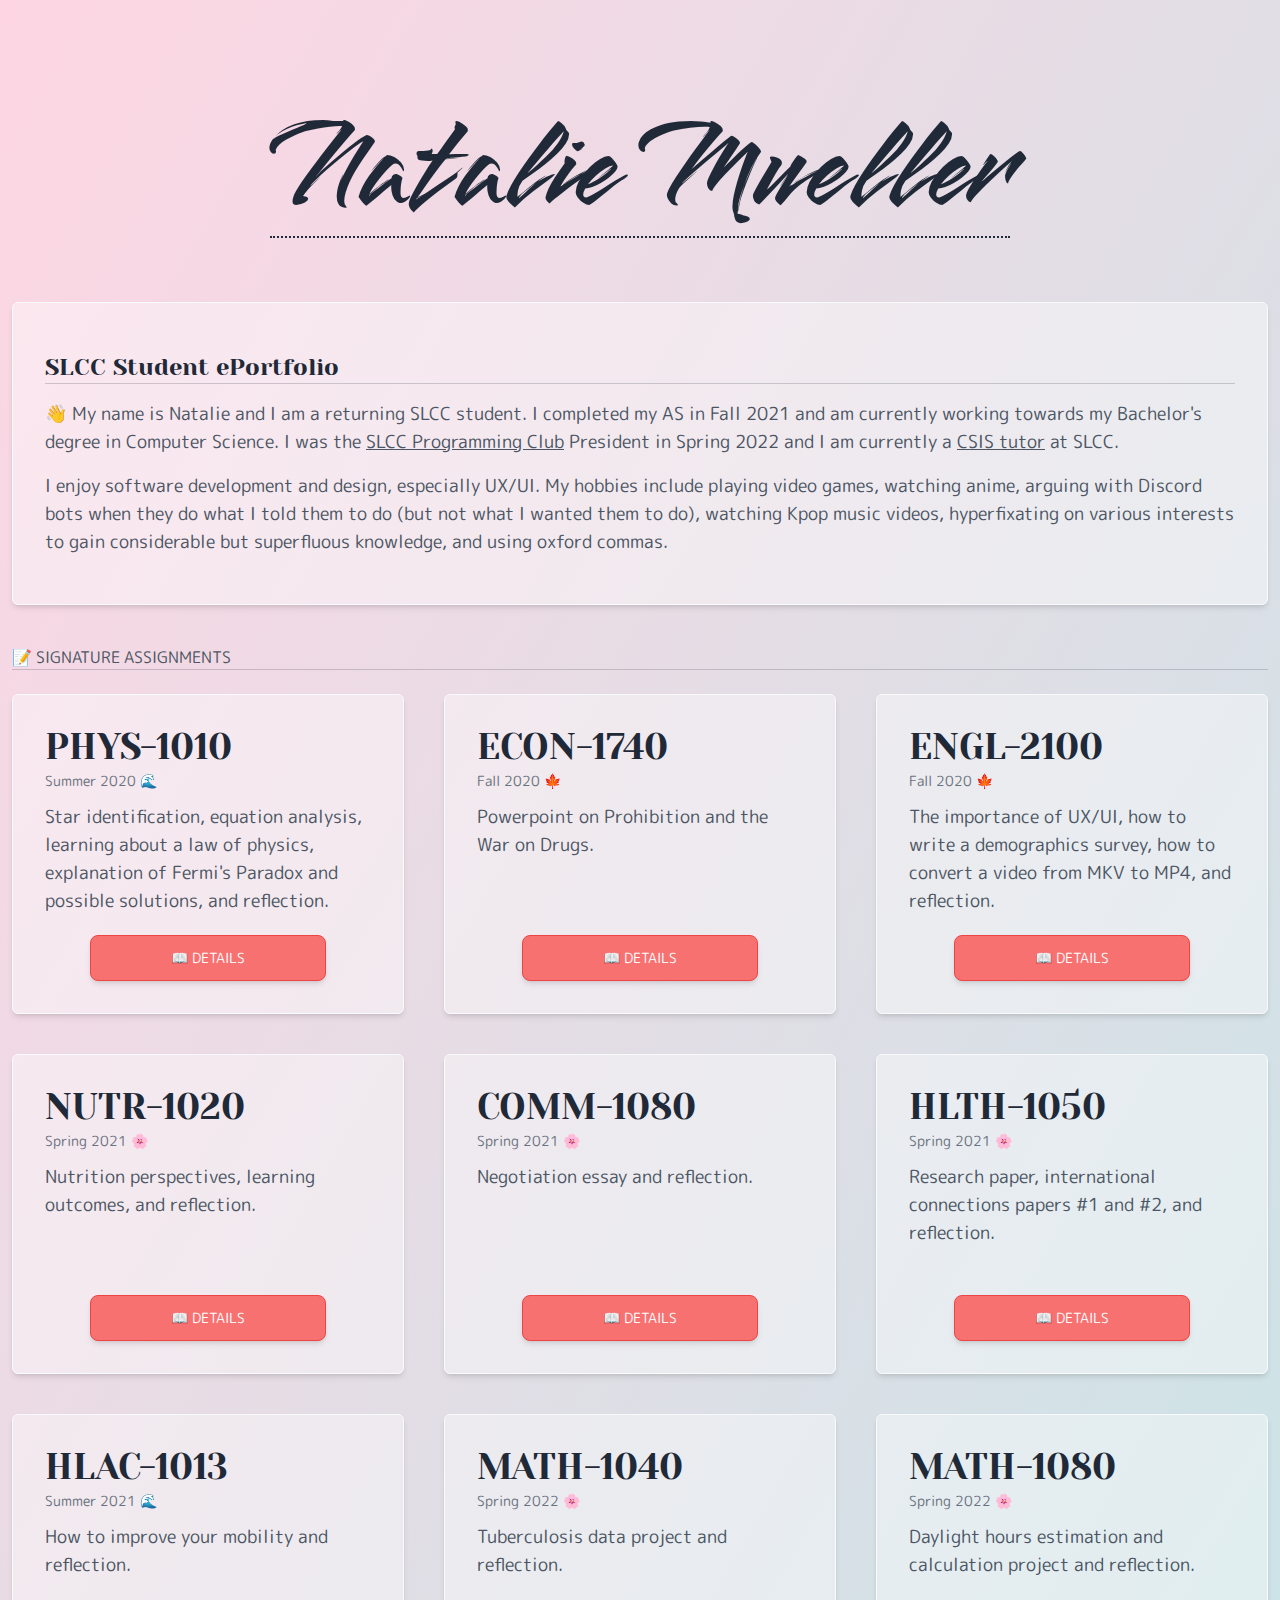
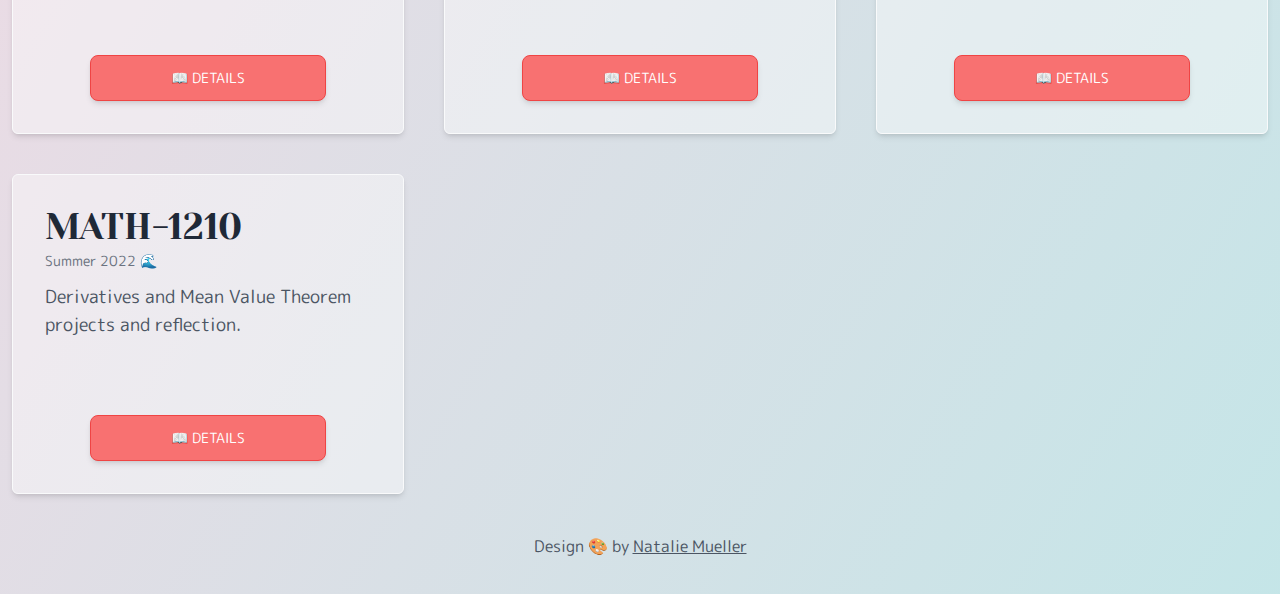
<file: index.html>
<!DOCTYPE html><html><head><meta charSet="utf-8"/><meta name="viewport" content="width=device-width, initial-scale=1"/><title>Natalie Mueller - SLCC Student ePortfolio</title><meta name="description" content="SLCC Student ePortfolio for Natalie Mueller"/><meta property="og:title" content="Natalie Mueller - SLCC Student ePortfolio"/><meta property="og:description" content="SLCC Student ePortfolio for Natalie Mueller"/><meta property="og:url" content="nmuelle1slcc.github.io"/><meta name="twitter:title" content="Natalie Mueller - SLCC Student ePortfolio"/><meta name="twitter:description" content="SLCC Student ePortfolio for Natalie Mueller"/><meta property="twitter:url" content="nmuelle1slcc.github.io"/><meta property="og:type" content="website"/><meta property="og:image" content="/images/preview.png?height=536&amp;pad_color=a8edea&amp;width=1026"/><meta property="og:image:secure_url" content="/images/preview.png?height=536&amp;pad_color=a8edea&amp;width=1026"/><meta property="og:image:width" content="1026"/><meta property="og:image:height" content="536"/><meta property="twitter:card" content="summary_large_image"/><meta property="twitter:domain" content="nmuelle1slcc.github.io"/><meta property="twitter:text:title" content="Natalie Mueller - SLCC Student ePortfolio"/><meta property="twitter:image" content="/images/preview.png"/><meta property="msapplication-TileColor" content="#da532c"/><meta property="theme-color" content="#a8edea"/><meta name="next-head-count" content="21"/><link rel="preload" href="/_next/static/css/7a6b8b0be4915fd5.css" as="style"/><link rel="stylesheet" href="/_next/static/css/7a6b8b0be4915fd5.css" data-n-g=""/><noscript data-n-css=""></noscript><script defer="" nomodule="" src="/_next/static/chunks/polyfills-5cd94c89d3acac5f.js"></script><script src="/_next/static/chunks/webpack-69bfa6990bb9e155.js" defer=""></script><script src="/_next/static/chunks/framework-fc97f3f1282ce3ed.js" defer=""></script><script src="/_next/static/chunks/main-250a0b3dc1fc1f02.js" defer=""></script><script src="/_next/static/chunks/pages/_app-f55443f2448c8e66.js" defer=""></script><script src="/_next/static/chunks/879-afb0abb80da73763.js" defer=""></script><script src="/_next/static/chunks/pages/index-be29fa5ce13b303c.js" defer=""></script><script src="/_next/static/XSWNSIdxTsEEnWkaMZtTh/_buildManifest.js" defer=""></script><script src="/_next/static/XSWNSIdxTsEEnWkaMZtTh/_ssgManifest.js" defer=""></script><script src="/_next/static/XSWNSIdxTsEEnWkaMZtTh/_middlewareManifest.js" defer=""></script></head><body><div id="__next"><div class="container p-3 flex flex-col min-h-screen mx-auto text-lg text-gray-800"><main class="flex-grow"><div class="mt-16 md:mt-24 mb-10 md:mb-16 text-center"><h1 class="inline-block title text-8xl mx-8 sm:mx-2 sm:text-9xl border-gray-800 border-b-2 border-dotted">Natalie Mueller</h1></div><div class="container mb-10 p-8 text-gray-600 rounded-md border-gray-50 border bg-white bg-opacity-40 hover:bg-opacity-50 shadow-md hover:shadow-lg transition-all"><h2 class="text-gray-800 subtitle text-2xl border-gray-800 border-opacity-20 border-b my-4">SLCC Student ePortfolio</h2><p class="mb-4">👋 My name is Natalie and I am a returning SLCC student. I completed my AS in Fall 2021 and am currently working towards my Bachelor&#x27;s degree in Computer Science. I was the <!-- --><a target="_blank" class="underline hover:text-red-400" href="https://discord.gg/6n6FqKFk8b">SLCC Programming Club</a> President in Spring 2022 and I am currently a <!-- --><a target="_blank" class="underline hover:text-red-400" href="http://www.slcc.edu/csis/tutoring.aspx">CSIS tutor</a> at SLCC.<!-- --></p><p class="mb-4">I enjoy software development and design, especially UX/UI. My hobbies include playing video games, watching anime, arguing with Discord bots when they do what I told them to do (but not what I wanted them to do), watching Kpop music videos, hyperfixating on various interests to gain considerable but superfluous knowledge, and using oxford commas.</p></div><h2 class="text-base text-gray-600 uppercase border-gray-800 border-opacity-20 border-b my-6">📝 Signature Assignments</h2><div class="grid grid-cols-1 md:grid-cols-2 xl:grid-cols-3 gap-x-10 gap-y-10 justify-center"><div class="p-8 flex flex-col h-80 justify-between border-gray-50 border rounded-md bg-white bg-opacity-40 hover:bg-opacity-50 shadow-md hover:shadow-lg transition-all"><div><h2 class="subtitle text-4xl">PHYS-1010</h2><p class="alt text-sm text-gray-500 mt-1 mb-3">Summer 2020 🌊</p><p class="text-gray-600">Star identification, equation analysis, learning about a law of physics, explanation of Fermi&#x27;s Paradox and possible solutions, and reflection.</p></div><div class="flex flex-row flex-nowrap justify-center gap-x-5"><a class="p-3 text-sm uppercase border rounded-lg shadow-md transition-colors text-center whitespace-nowrap text-white bg-red-400 border-red-500 hover:text-gray-600 hover:bg-gray-100 hover:border-gray-200 px-20" target="_self" rel="noopener noreferrer" href="/phys-1010/">📖 Details</a></div></div><div class="p-8 flex flex-col h-80 justify-between border-gray-50 border rounded-md bg-white bg-opacity-40 hover:bg-opacity-50 shadow-md hover:shadow-lg transition-all"><div><h2 class="subtitle text-4xl">ECON-1740</h2><p class="alt text-sm text-gray-500 mt-1 mb-3">Fall 2020 🍁</p><p class="text-gray-600">Powerpoint on Prohibition and the War on Drugs.</p></div><div class="flex flex-row flex-nowrap justify-center gap-x-5"><a class="p-3 text-sm uppercase border rounded-lg shadow-md transition-colors text-center whitespace-nowrap text-white bg-red-400 border-red-500 hover:text-gray-600 hover:bg-gray-100 hover:border-gray-200 px-20" target="_self" rel="noopener noreferrer" href="/econ-1740/">📖 Details</a></div></div><div class="p-8 flex flex-col h-80 justify-between border-gray-50 border rounded-md bg-white bg-opacity-40 hover:bg-opacity-50 shadow-md hover:shadow-lg transition-all"><div><h2 class="subtitle text-4xl">ENGL-2100</h2><p class="alt text-sm text-gray-500 mt-1 mb-3">Fall 2020 🍁</p><p class="text-gray-600">The importance of UX/UI, how to write a demographics survey, how to convert a video from MKV to MP4, and reflection.</p></div><div class="flex flex-row flex-nowrap justify-center gap-x-5"><a class="p-3 text-sm uppercase border rounded-lg shadow-md transition-colors text-center whitespace-nowrap text-white bg-red-400 border-red-500 hover:text-gray-600 hover:bg-gray-100 hover:border-gray-200 px-20" target="_self" rel="noopener noreferrer" href="/engl-2100/">📖 Details</a></div></div><div class="p-8 flex flex-col h-80 justify-between border-gray-50 border rounded-md bg-white bg-opacity-40 hover:bg-opacity-50 shadow-md hover:shadow-lg transition-all"><div><h2 class="subtitle text-4xl">NUTR-1020</h2><p class="alt text-sm text-gray-500 mt-1 mb-3">Spring 2021 🌸</p><p class="text-gray-600">Nutrition perspectives, learning outcomes, and reflection.</p></div><div class="flex flex-row flex-nowrap justify-center gap-x-5"><a class="p-3 text-sm uppercase border rounded-lg shadow-md transition-colors text-center whitespace-nowrap text-white bg-red-400 border-red-500 hover:text-gray-600 hover:bg-gray-100 hover:border-gray-200 px-20" target="_self" rel="noopener noreferrer" href="/nutr-1020/">📖 Details</a></div></div><div class="p-8 flex flex-col h-80 justify-between border-gray-50 border rounded-md bg-white bg-opacity-40 hover:bg-opacity-50 shadow-md hover:shadow-lg transition-all"><div><h2 class="subtitle text-4xl">COMM-1080</h2><p class="alt text-sm text-gray-500 mt-1 mb-3">Spring 2021 🌸</p><p class="text-gray-600">Negotiation essay and reflection.</p></div><div class="flex flex-row flex-nowrap justify-center gap-x-5"><a class="p-3 text-sm uppercase border rounded-lg shadow-md transition-colors text-center whitespace-nowrap text-white bg-red-400 border-red-500 hover:text-gray-600 hover:bg-gray-100 hover:border-gray-200 px-20" target="_self" rel="noopener noreferrer" href="/comm-1080/">📖 Details</a></div></div><div class="p-8 flex flex-col h-80 justify-between border-gray-50 border rounded-md bg-white bg-opacity-40 hover:bg-opacity-50 shadow-md hover:shadow-lg transition-all"><div><h2 class="subtitle text-4xl">HLTH-1050</h2><p class="alt text-sm text-gray-500 mt-1 mb-3">Spring 2021 🌸</p><p class="text-gray-600">Research paper, international connections papers #1 and #2, and reflection.</p></div><div class="flex flex-row flex-nowrap justify-center gap-x-5"><a class="p-3 text-sm uppercase border rounded-lg shadow-md transition-colors text-center whitespace-nowrap text-white bg-red-400 border-red-500 hover:text-gray-600 hover:bg-gray-100 hover:border-gray-200 px-20" target="_self" rel="noopener noreferrer" href="/hlth-1050/">📖 Details</a></div></div><div class="p-8 flex flex-col h-80 justify-between border-gray-50 border rounded-md bg-white bg-opacity-40 hover:bg-opacity-50 shadow-md hover:shadow-lg transition-all"><div><h2 class="subtitle text-4xl">HLAC-1013</h2><p class="alt text-sm text-gray-500 mt-1 mb-3">Summer 2021 🌊</p><p class="text-gray-600">How to improve your mobility and reflection.</p></div><div class="flex flex-row flex-nowrap justify-center gap-x-5"><a class="p-3 text-sm uppercase border rounded-lg shadow-md transition-colors text-center whitespace-nowrap text-white bg-red-400 border-red-500 hover:text-gray-600 hover:bg-gray-100 hover:border-gray-200 px-20" target="_self" rel="noopener noreferrer" href="/hlac-1013/">📖 Details</a></div></div><div class="p-8 flex flex-col h-80 justify-between border-gray-50 border rounded-md bg-white bg-opacity-40 hover:bg-opacity-50 shadow-md hover:shadow-lg transition-all"><div><h2 class="subtitle text-4xl">MATH-1040</h2><p class="alt text-sm text-gray-500 mt-1 mb-3">Spring 2022 🌸</p><p class="text-gray-600">Tuberculosis data project and reflection.</p></div><div class="flex flex-row flex-nowrap justify-center gap-x-5"><a class="p-3 text-sm uppercase border rounded-lg shadow-md transition-colors text-center whitespace-nowrap text-white bg-red-400 border-red-500 hover:text-gray-600 hover:bg-gray-100 hover:border-gray-200 px-20" target="_self" rel="noopener noreferrer" href="/math-1040/">📖 Details</a></div></div><div class="p-8 flex flex-col h-80 justify-between border-gray-50 border rounded-md bg-white bg-opacity-40 hover:bg-opacity-50 shadow-md hover:shadow-lg transition-all"><div><h2 class="subtitle text-4xl">MATH-1080</h2><p class="alt text-sm text-gray-500 mt-1 mb-3">Spring 2022 🌸</p><p class="text-gray-600">Daylight hours estimation and calculation project and reflection.</p></div><div class="flex flex-row flex-nowrap justify-center gap-x-5"><a class="p-3 text-sm uppercase border rounded-lg shadow-md transition-colors text-center whitespace-nowrap text-white bg-red-400 border-red-500 hover:text-gray-600 hover:bg-gray-100 hover:border-gray-200 px-20" target="_self" rel="noopener noreferrer" href="/math-1080/">📖 Details</a></div></div><div class="p-8 flex flex-col h-80 justify-between border-gray-50 border rounded-md bg-white bg-opacity-40 hover:bg-opacity-50 shadow-md hover:shadow-lg transition-all"><div><h2 class="subtitle text-4xl">MATH-1210</h2><p class="alt text-sm text-gray-500 mt-1 mb-3">Summer 2022 🌊</p><p class="text-gray-600">Derivatives and Mean Value Theorem projects and reflection.</p></div><div class="flex flex-row flex-nowrap justify-center gap-x-5"><a class="p-3 text-sm uppercase border rounded-lg shadow-md transition-colors text-center whitespace-nowrap text-white bg-red-400 border-red-500 hover:text-gray-600 hover:bg-gray-100 hover:border-gray-200 px-20" target="_self" rel="noopener noreferrer" href="/math-1210/">📖 Details</a></div></div></div></main><footer class="pt-10 pb-6 text-center text-base text-gray-600">Design 🎨 by <!-- --><a target="_blank" class="underline hover:text-red-400" href="https://github.com/nmuelle1slcc">Natalie Mueller</a></footer></div></div><script id="__NEXT_DATA__" type="application/json">{"props":{"pageProps":{}},"page":"/","query":{},"buildId":"XSWNSIdxTsEEnWkaMZtTh","nextExport":true,"autoExport":true,"isFallback":false,"scriptLoader":[]}</script></body></html>
</file>
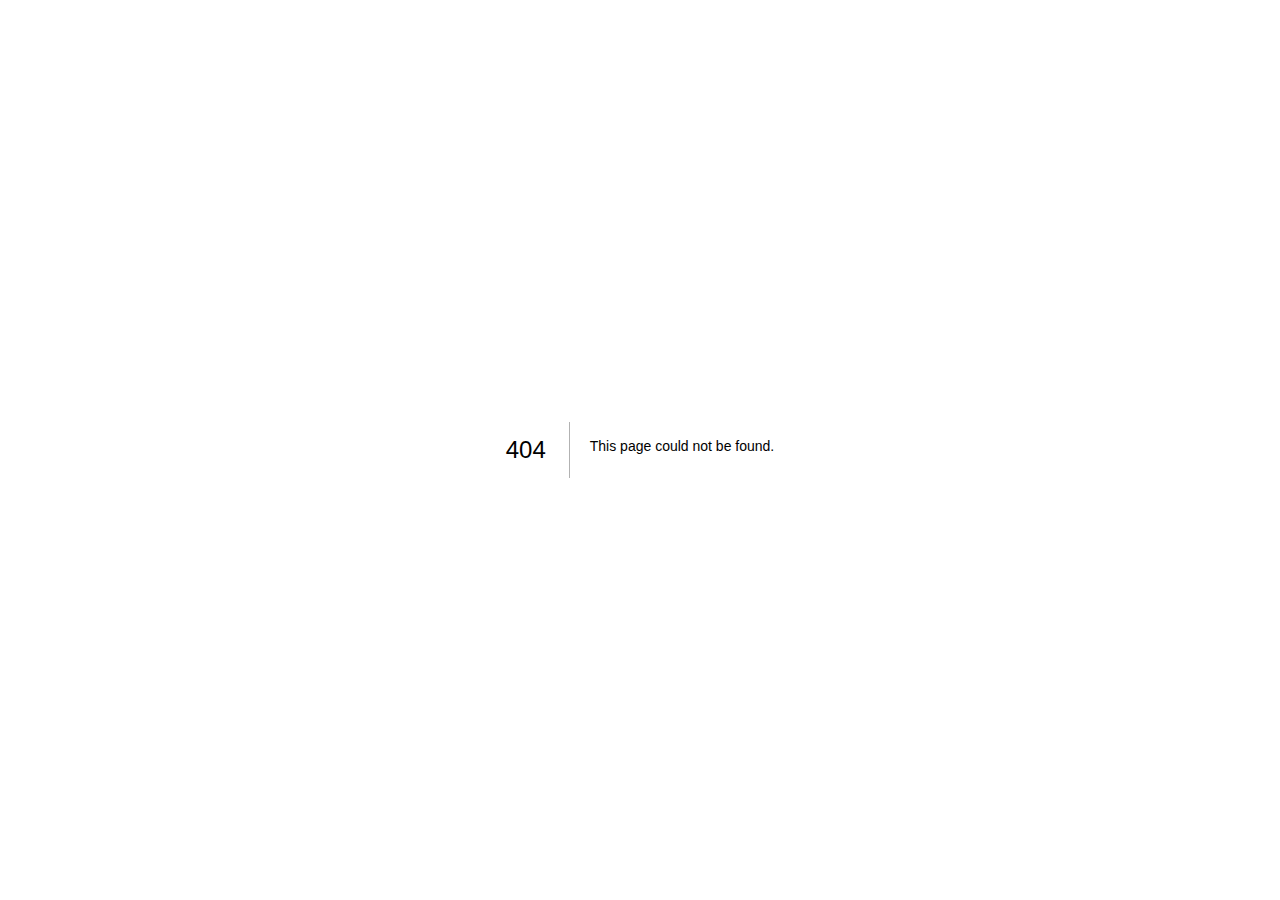
<file: 404/index.html>
<!DOCTYPE html><html><head><meta name="viewport" content="width=device-width"/><meta charSet="utf-8"/><title>404: This page could not be found</title><meta name="next-head-count" content="3"/><link rel="preload" href="/_next/static/css/7a6b8b0be4915fd5.css" as="style"/><link rel="stylesheet" href="/_next/static/css/7a6b8b0be4915fd5.css" data-n-g=""/><noscript data-n-css=""></noscript><script defer="" nomodule="" src="/_next/static/chunks/polyfills-5cd94c89d3acac5f.js"></script><script src="/_next/static/chunks/webpack-69bfa6990bb9e155.js" defer=""></script><script src="/_next/static/chunks/framework-fc97f3f1282ce3ed.js" defer=""></script><script src="/_next/static/chunks/main-250a0b3dc1fc1f02.js" defer=""></script><script src="/_next/static/chunks/pages/_app-f55443f2448c8e66.js" defer=""></script><script src="/_next/static/chunks/pages/_error-1995526792b513b2.js" defer=""></script><script src="/_next/static/XSWNSIdxTsEEnWkaMZtTh/_buildManifest.js" defer=""></script><script src="/_next/static/XSWNSIdxTsEEnWkaMZtTh/_ssgManifest.js" defer=""></script><script src="/_next/static/XSWNSIdxTsEEnWkaMZtTh/_middlewareManifest.js" defer=""></script></head><body><div id="__next"><div style="color:#000;background:#fff;font-family:-apple-system, BlinkMacSystemFont, Roboto, &quot;Segoe UI&quot;, &quot;Fira Sans&quot;, Avenir, &quot;Helvetica Neue&quot;, &quot;Lucida Grande&quot;, sans-serif;height:100vh;text-align:center;display:flex;flex-direction:column;align-items:center;justify-content:center"><div><style>body { margin: 0 }</style><h1 style="display:inline-block;border-right:1px solid rgba(0, 0, 0,.3);margin:0;margin-right:20px;padding:10px 23px 10px 0;font-size:24px;font-weight:500;vertical-align:top">404<!-- --></h1><div style="display:inline-block;text-align:left;line-height:49px;height:49px;vertical-align:middle"><h2 style="font-size:14px;font-weight:normal;line-height:inherit;margin:0;padding:0">This page could not be found<!-- -->.<!-- --></h2></div></div></div></div><script id="__NEXT_DATA__" type="application/json">{"props":{"pageProps":{"statusCode":404}},"page":"/_error","query":{},"buildId":"XSWNSIdxTsEEnWkaMZtTh","nextExport":true,"isFallback":false,"gip":true,"scriptLoader":[]}</script></body></html>
</file>
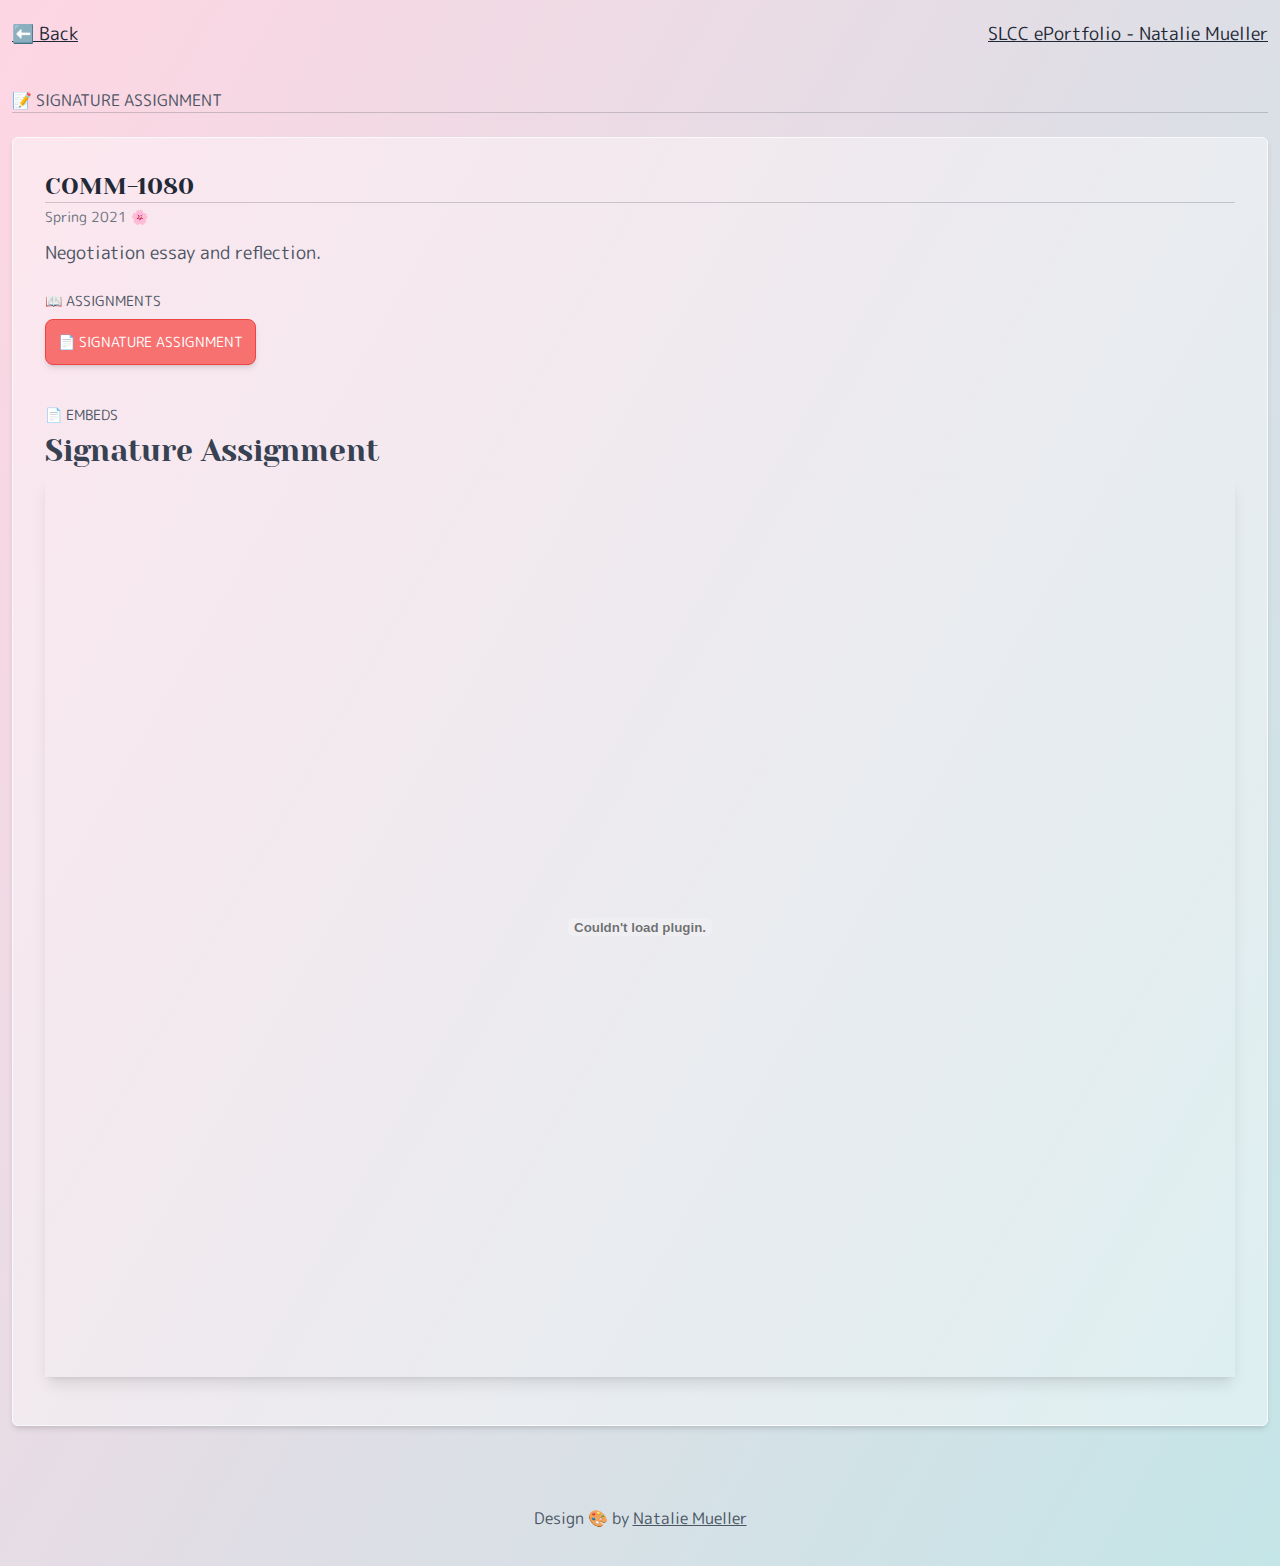
<file: comm-1080/index.html>
<!DOCTYPE html><html><head><meta charSet="utf-8"/><meta name="viewport" content="width=device-width, initial-scale=1"/><title>Natalie Mueller - SLCC Student ePortfolio</title><meta name="description" content="SLCC Student ePortfolio for Natalie Mueller"/><meta property="og:title" content="Natalie Mueller - SLCC Student ePortfolio"/><meta property="og:description" content="SLCC Student ePortfolio for Natalie Mueller"/><meta property="og:url" content="nmuelle1slcc.github.io"/><meta name="twitter:title" content="Natalie Mueller - SLCC Student ePortfolio"/><meta name="twitter:description" content="SLCC Student ePortfolio for Natalie Mueller"/><meta property="twitter:url" content="nmuelle1slcc.github.io"/><meta property="og:type" content="website"/><meta property="og:image" content="/images/preview.png?height=536&amp;pad_color=a8edea&amp;width=1026"/><meta property="og:image:secure_url" content="/images/preview.png?height=536&amp;pad_color=a8edea&amp;width=1026"/><meta property="og:image:width" content="1026"/><meta property="og:image:height" content="536"/><meta property="twitter:card" content="summary_large_image"/><meta property="twitter:domain" content="nmuelle1slcc.github.io"/><meta property="twitter:text:title" content="Natalie Mueller - SLCC Student ePortfolio"/><meta property="twitter:image" content="/images/preview.png"/><meta property="msapplication-TileColor" content="#da532c"/><meta property="theme-color" content="#a8edea"/><meta name="next-head-count" content="21"/><link rel="preload" href="/_next/static/css/7a6b8b0be4915fd5.css" as="style"/><link rel="stylesheet" href="/_next/static/css/7a6b8b0be4915fd5.css" data-n-g=""/><noscript data-n-css=""></noscript><script defer="" nomodule="" src="/_next/static/chunks/polyfills-5cd94c89d3acac5f.js"></script><script src="/_next/static/chunks/webpack-69bfa6990bb9e155.js" defer=""></script><script src="/_next/static/chunks/framework-fc97f3f1282ce3ed.js" defer=""></script><script src="/_next/static/chunks/main-250a0b3dc1fc1f02.js" defer=""></script><script src="/_next/static/chunks/pages/_app-f55443f2448c8e66.js" defer=""></script><script src="/_next/static/chunks/879-afb0abb80da73763.js" defer=""></script><script src="/_next/static/chunks/pages/comm-1080-5da82039ead58216.js" defer=""></script><script src="/_next/static/XSWNSIdxTsEEnWkaMZtTh/_buildManifest.js" defer=""></script><script src="/_next/static/XSWNSIdxTsEEnWkaMZtTh/_ssgManifest.js" defer=""></script><script src="/_next/static/XSWNSIdxTsEEnWkaMZtTh/_middlewareManifest.js" defer=""></script></head><body><div id="__next"><div class="container p-3 flex flex-col min-h-screen mx-auto text-lg text-gray-800"><main class="flex-grow"><div class="mt-2"><div class="flex flex-row flex-nowrap justify-between"><a target="_self" class="underline hover:text-red-400" href="/">⬅️ Back</a><a target="_self" class="underline hover:text-red-400" href="/">SLCC ePortfolio - Natalie Mueller</a></div><h2 class="text-base text-gray-600 uppercase border-gray-800 border-opacity-20 border-b mt-10 mb-6">📝 Signature Assignment</h2><div class="container mb-10 p-8 text-gray-600 border-gray-50 border rounded-md bg-white bg-opacity-40 hover:bg-opacity-50 shadow-md hover:shadow-lg transition-all"><div class="flex-1"><h2 class="text-gray-800 subtitle text-2xl border-gray-800 border-opacity-20 border-b">COMM-1080</h2><p class="alt text-sm text-gray-500 mt-1 mb-3">Spring 2021 🌸</p><p class="mb-4">Negotiation essay and reflection.</p><div class="text-sm text-gray-600 uppercase mt-6 mb-2">📖 Assignments</div><div class="flex flex-row flex-wrap justify-start gap-3 mb-10"><a class="p-3 text-sm uppercase border rounded-lg shadow-md transition-colors text-center whitespace-nowrap text-white bg-red-400 border-red-500 hover:text-gray-600 hover:bg-gray-100 hover:border-gray-200 " download="" target="_blank" rel="noopener noreferrer" href="/docs/comm-1080-signature.pdf">📄 <!-- -->Signature Assignment<!-- --></a></div></div><div class="text-sm text-gray-600 uppercase mt-6 mb-2">📄 Embeds</div><div class="flex flex-col gap-y-10"><div class=""><h3 class="text-gray-700 subtitle text-3xl">Signature Assignment</h3><div class="shadow-lg"><embed class="w-full h-screen rounded-lg mt-2 mb-4" type="application/pdf" src="/docs/comm-1080-signature.pdf"/></div></div></div></div></div></main><footer class="pt-10 pb-6 text-center text-base text-gray-600">Design 🎨 by <!-- --><a target="_blank" class="underline hover:text-red-400" href="https://github.com/nmuelle1slcc">Natalie Mueller</a></footer></div></div><script id="__NEXT_DATA__" type="application/json">{"props":{"pageProps":{}},"page":"/comm-1080","query":{},"buildId":"XSWNSIdxTsEEnWkaMZtTh","nextExport":true,"autoExport":true,"isFallback":false,"scriptLoader":[]}</script></body></html>
</file>
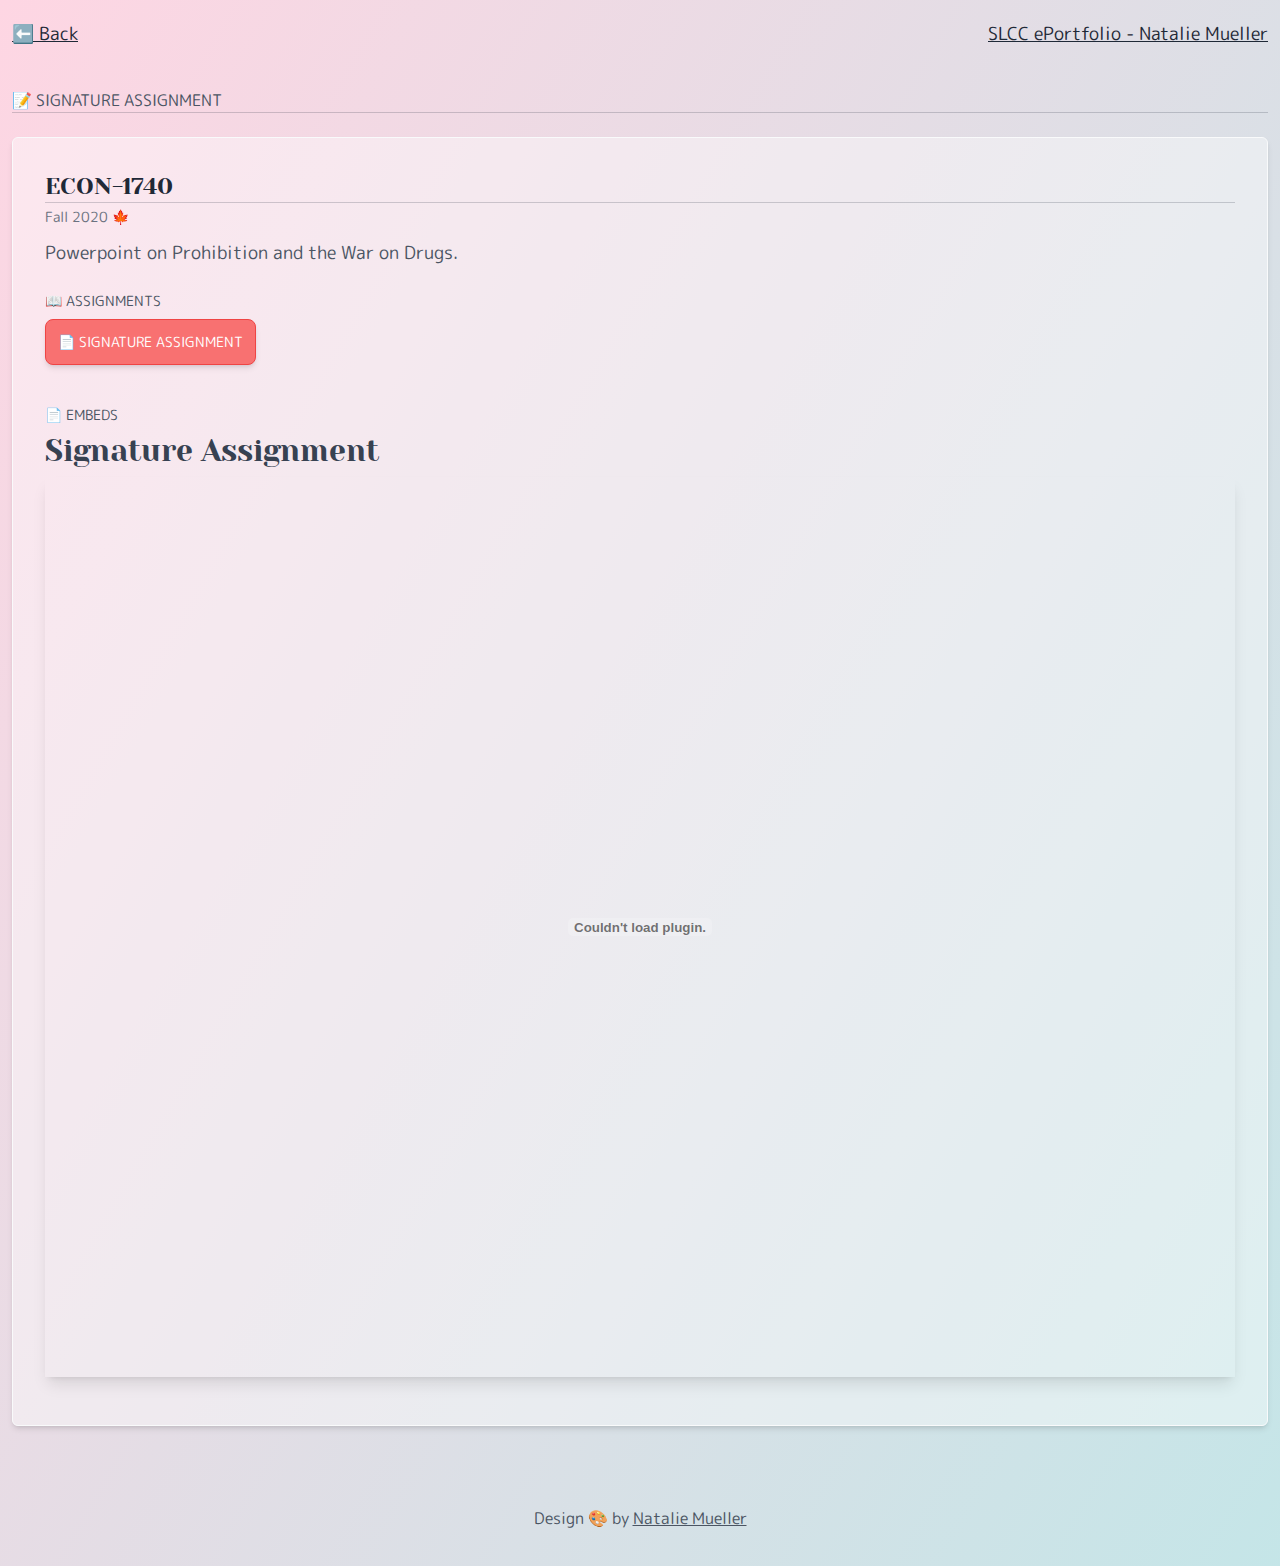
<file: econ-1740/index.html>
<!DOCTYPE html><html><head><meta charSet="utf-8"/><meta name="viewport" content="width=device-width, initial-scale=1"/><title>Natalie Mueller - SLCC Student ePortfolio</title><meta name="description" content="SLCC Student ePortfolio for Natalie Mueller"/><meta property="og:title" content="Natalie Mueller - SLCC Student ePortfolio"/><meta property="og:description" content="SLCC Student ePortfolio for Natalie Mueller"/><meta property="og:url" content="nmuelle1slcc.github.io"/><meta name="twitter:title" content="Natalie Mueller - SLCC Student ePortfolio"/><meta name="twitter:description" content="SLCC Student ePortfolio for Natalie Mueller"/><meta property="twitter:url" content="nmuelle1slcc.github.io"/><meta property="og:type" content="website"/><meta property="og:image" content="/images/preview.png?height=536&amp;pad_color=a8edea&amp;width=1026"/><meta property="og:image:secure_url" content="/images/preview.png?height=536&amp;pad_color=a8edea&amp;width=1026"/><meta property="og:image:width" content="1026"/><meta property="og:image:height" content="536"/><meta property="twitter:card" content="summary_large_image"/><meta property="twitter:domain" content="nmuelle1slcc.github.io"/><meta property="twitter:text:title" content="Natalie Mueller - SLCC Student ePortfolio"/><meta property="twitter:image" content="/images/preview.png"/><meta property="msapplication-TileColor" content="#da532c"/><meta property="theme-color" content="#a8edea"/><meta name="next-head-count" content="21"/><link rel="preload" href="/_next/static/css/7a6b8b0be4915fd5.css" as="style"/><link rel="stylesheet" href="/_next/static/css/7a6b8b0be4915fd5.css" data-n-g=""/><noscript data-n-css=""></noscript><script defer="" nomodule="" src="/_next/static/chunks/polyfills-5cd94c89d3acac5f.js"></script><script src="/_next/static/chunks/webpack-69bfa6990bb9e155.js" defer=""></script><script src="/_next/static/chunks/framework-fc97f3f1282ce3ed.js" defer=""></script><script src="/_next/static/chunks/main-250a0b3dc1fc1f02.js" defer=""></script><script src="/_next/static/chunks/pages/_app-f55443f2448c8e66.js" defer=""></script><script src="/_next/static/chunks/879-afb0abb80da73763.js" defer=""></script><script src="/_next/static/chunks/pages/econ-1740-f640bd6ef2507129.js" defer=""></script><script src="/_next/static/XSWNSIdxTsEEnWkaMZtTh/_buildManifest.js" defer=""></script><script src="/_next/static/XSWNSIdxTsEEnWkaMZtTh/_ssgManifest.js" defer=""></script><script src="/_next/static/XSWNSIdxTsEEnWkaMZtTh/_middlewareManifest.js" defer=""></script></head><body><div id="__next"><div class="container p-3 flex flex-col min-h-screen mx-auto text-lg text-gray-800"><main class="flex-grow"><div class="mt-2"><div class="flex flex-row flex-nowrap justify-between"><a target="_self" class="underline hover:text-red-400" href="/">⬅️ Back</a><a target="_self" class="underline hover:text-red-400" href="/">SLCC ePortfolio - Natalie Mueller</a></div><h2 class="text-base text-gray-600 uppercase border-gray-800 border-opacity-20 border-b mt-10 mb-6">📝 Signature Assignment</h2><div class="container mb-10 p-8 text-gray-600 border-gray-50 border rounded-md bg-white bg-opacity-40 hover:bg-opacity-50 shadow-md hover:shadow-lg transition-all"><div class="flex-1"><h2 class="text-gray-800 subtitle text-2xl border-gray-800 border-opacity-20 border-b">ECON-1740</h2><p class="alt text-sm text-gray-500 mt-1 mb-3">Fall 2020 🍁</p><p class="mb-4">Powerpoint on Prohibition and the War on Drugs.</p><div class="text-sm text-gray-600 uppercase mt-6 mb-2">📖 Assignments</div><div class="flex flex-row flex-wrap justify-start gap-3 mb-10"><a class="p-3 text-sm uppercase border rounded-lg shadow-md transition-colors text-center whitespace-nowrap text-white bg-red-400 border-red-500 hover:text-gray-600 hover:bg-gray-100 hover:border-gray-200 " download="" target="_blank" rel="noopener noreferrer" href="/docs/econ-1740-signature.pdf">📄 <!-- -->Signature Assignment<!-- --></a></div></div><div class="text-sm text-gray-600 uppercase mt-6 mb-2">📄 Embeds</div><div class="flex flex-col gap-y-10"><div class=""><h3 class="text-gray-700 subtitle text-3xl">Signature Assignment</h3><div class="shadow-lg"><embed class="w-full h-screen rounded-lg mt-2 mb-4" type="application/pdf" src="/docs/econ-1740-signature.pdf"/></div></div></div></div></div></main><footer class="pt-10 pb-6 text-center text-base text-gray-600">Design 🎨 by <!-- --><a target="_blank" class="underline hover:text-red-400" href="https://github.com/nmuelle1slcc">Natalie Mueller</a></footer></div></div><script id="__NEXT_DATA__" type="application/json">{"props":{"pageProps":{}},"page":"/econ-1740","query":{},"buildId":"XSWNSIdxTsEEnWkaMZtTh","nextExport":true,"autoExport":true,"isFallback":false,"scriptLoader":[]}</script></body></html>
</file>
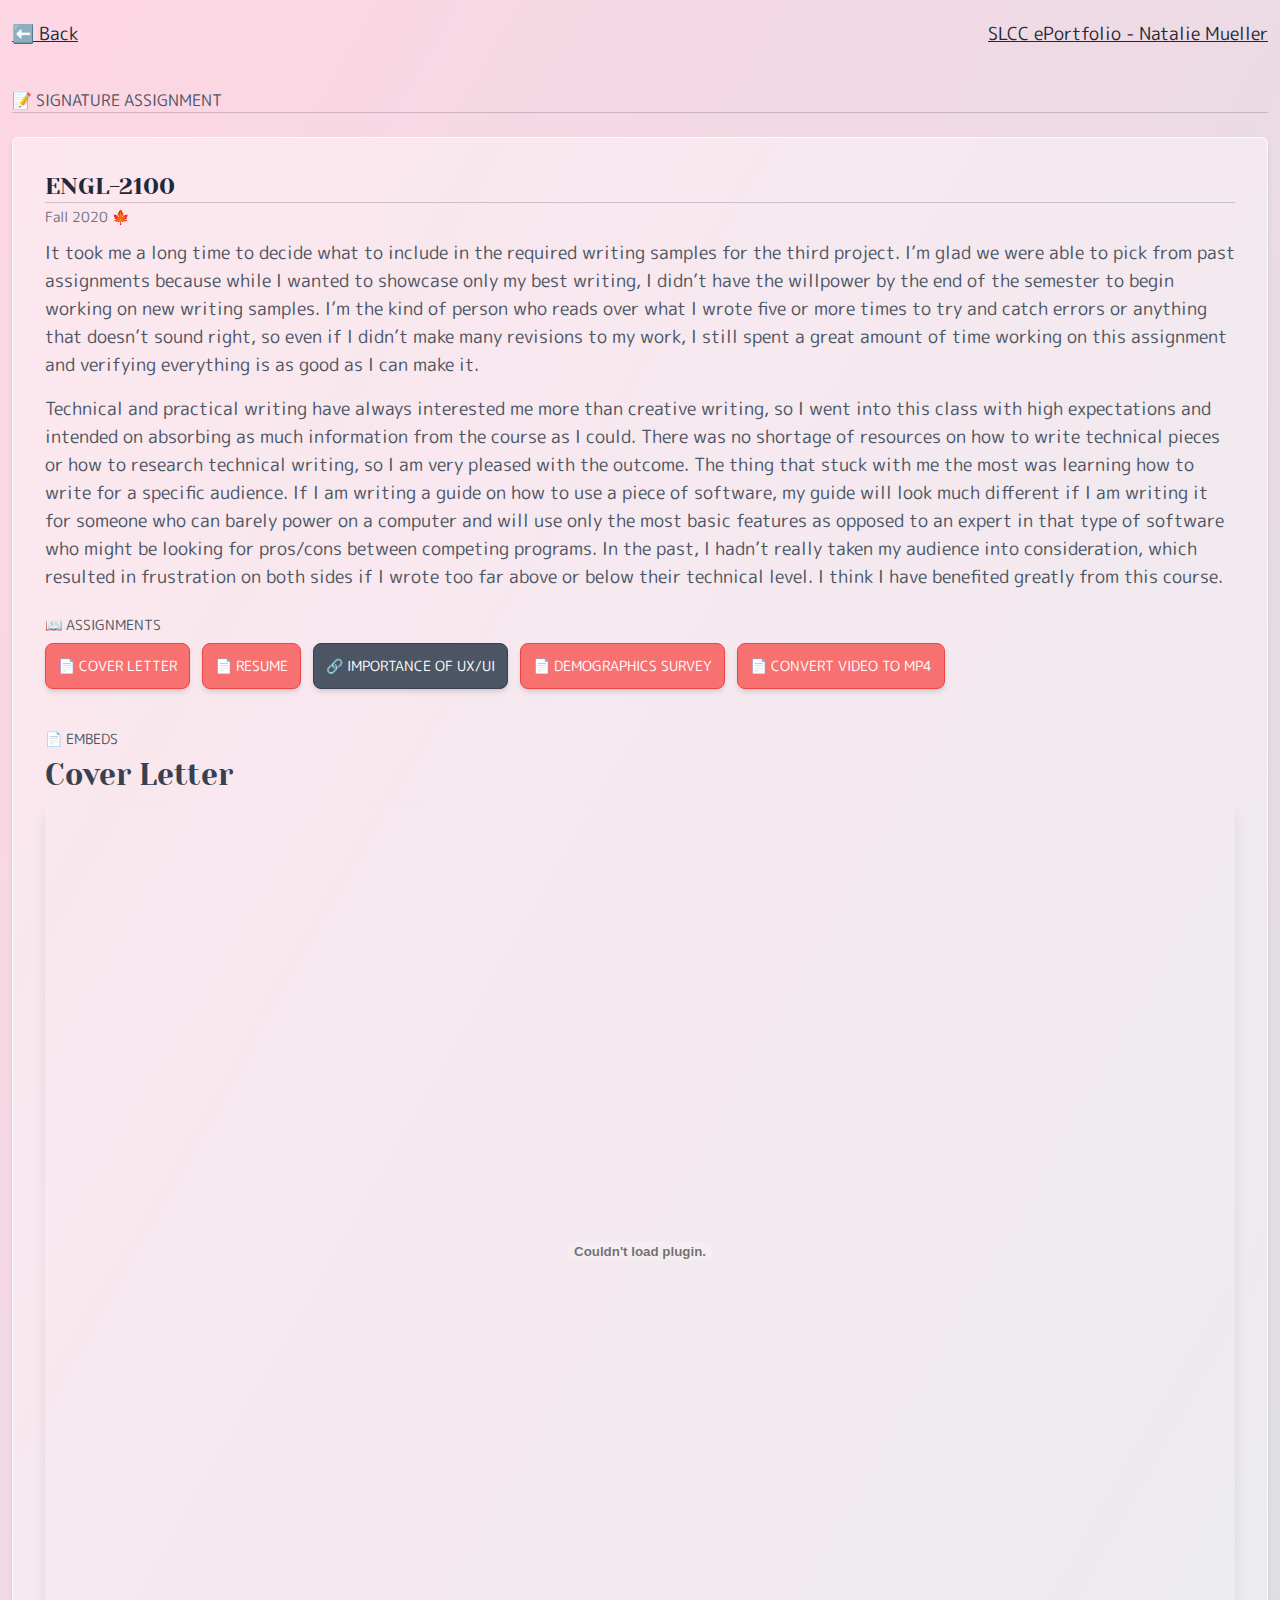
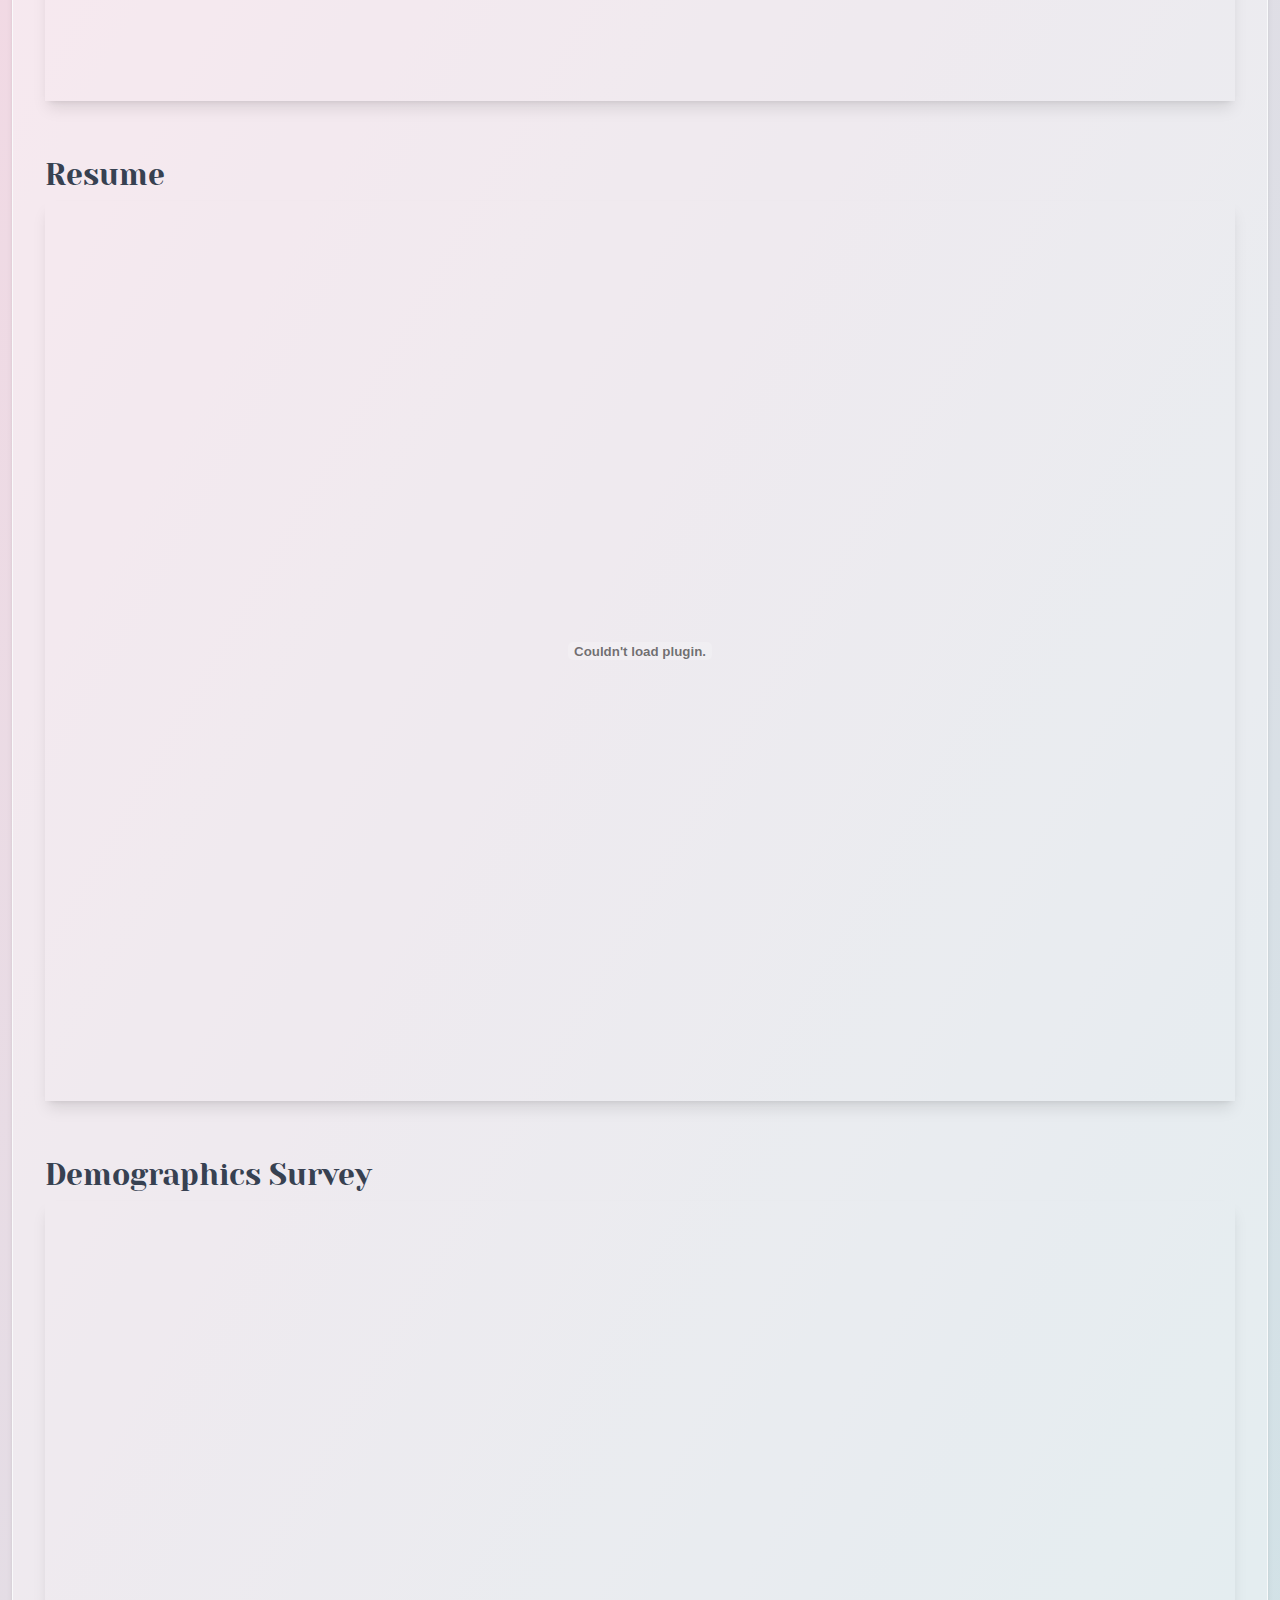
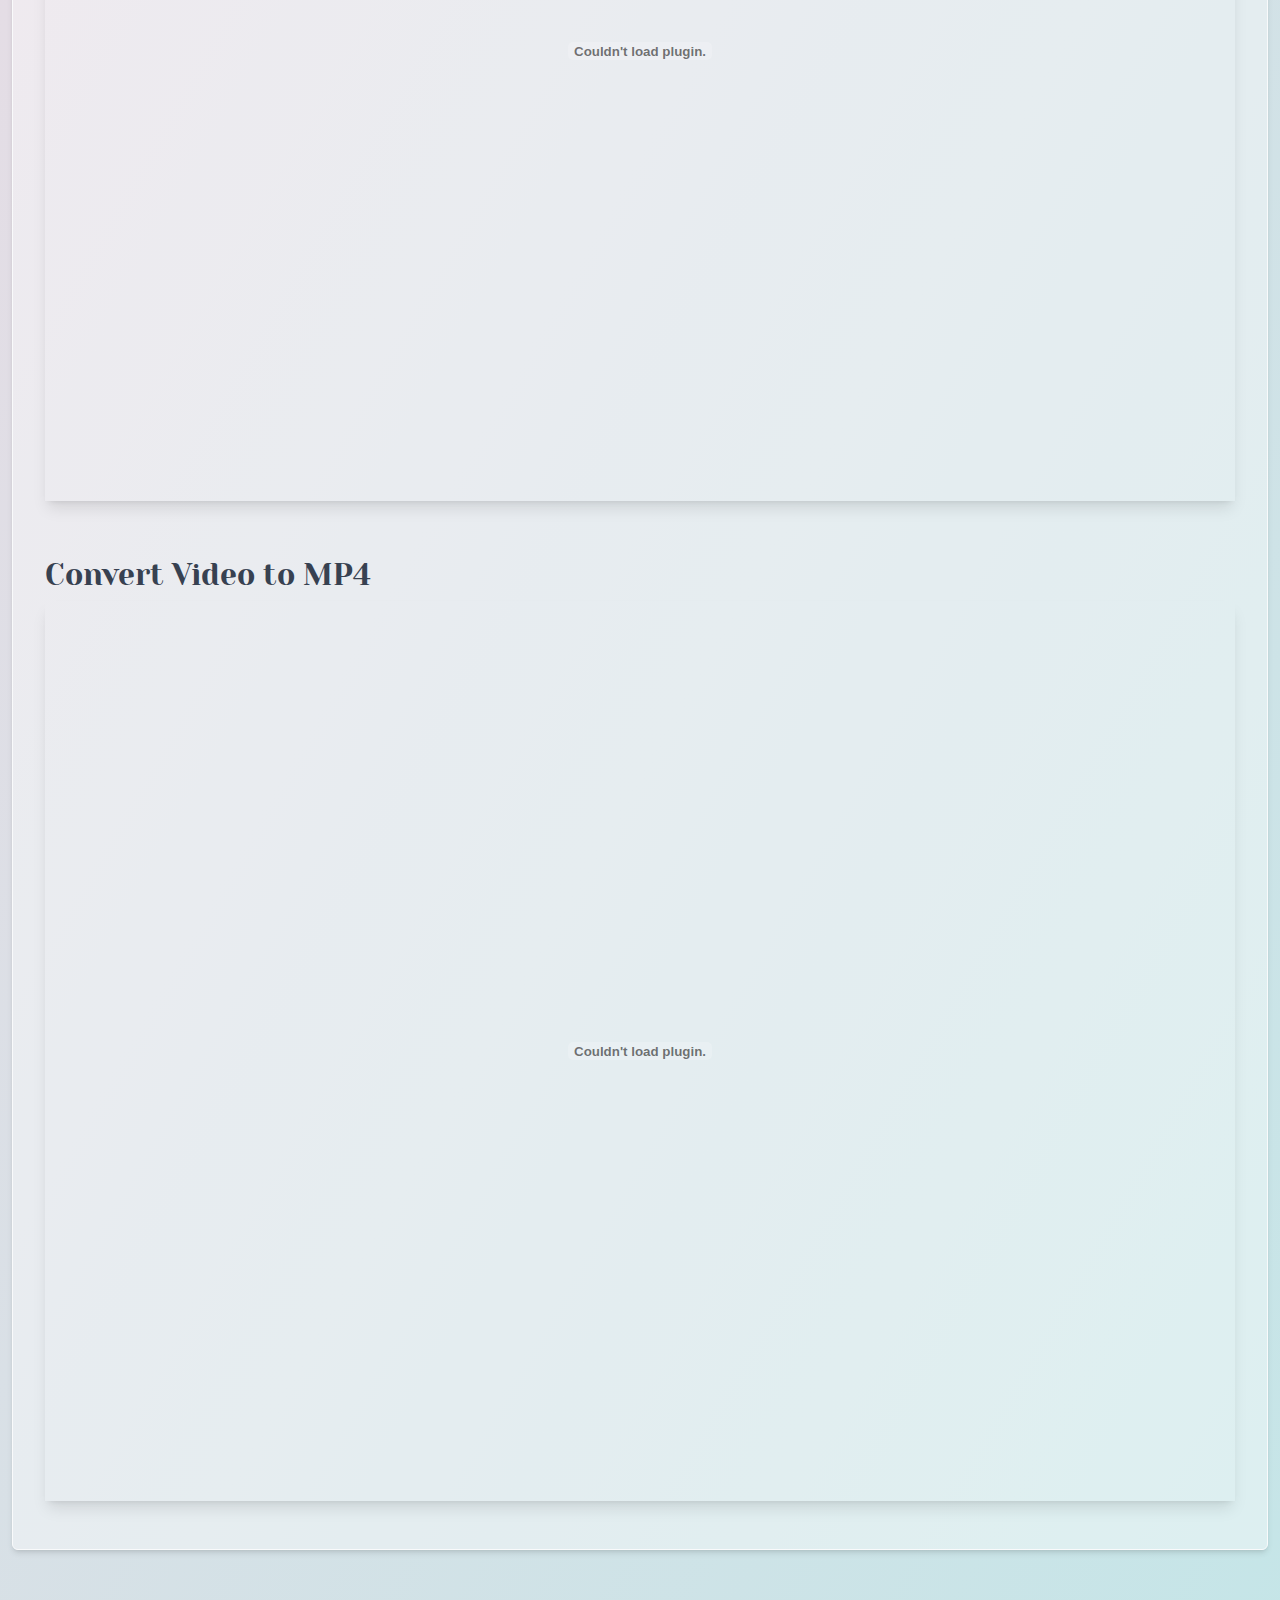
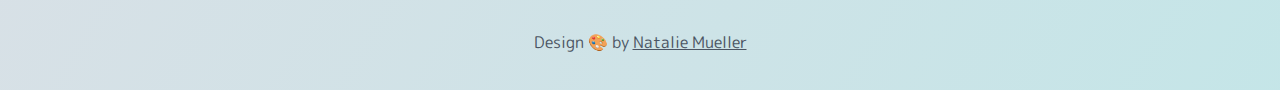
<file: engl-2100/index.html>
<!DOCTYPE html><html><head><meta charSet="utf-8"/><meta name="viewport" content="width=device-width, initial-scale=1"/><title>Natalie Mueller - SLCC Student ePortfolio</title><meta name="description" content="SLCC Student ePortfolio for Natalie Mueller"/><meta property="og:title" content="Natalie Mueller - SLCC Student ePortfolio"/><meta property="og:description" content="SLCC Student ePortfolio for Natalie Mueller"/><meta property="og:url" content="nmuelle1slcc.github.io"/><meta name="twitter:title" content="Natalie Mueller - SLCC Student ePortfolio"/><meta name="twitter:description" content="SLCC Student ePortfolio for Natalie Mueller"/><meta property="twitter:url" content="nmuelle1slcc.github.io"/><meta property="og:type" content="website"/><meta property="og:image" content="/images/preview.png?height=536&amp;pad_color=a8edea&amp;width=1026"/><meta property="og:image:secure_url" content="/images/preview.png?height=536&amp;pad_color=a8edea&amp;width=1026"/><meta property="og:image:width" content="1026"/><meta property="og:image:height" content="536"/><meta property="twitter:card" content="summary_large_image"/><meta property="twitter:domain" content="nmuelle1slcc.github.io"/><meta property="twitter:text:title" content="Natalie Mueller - SLCC Student ePortfolio"/><meta property="twitter:image" content="/images/preview.png"/><meta property="msapplication-TileColor" content="#da532c"/><meta property="theme-color" content="#a8edea"/><meta name="next-head-count" content="21"/><link rel="preload" href="/_next/static/css/7a6b8b0be4915fd5.css" as="style"/><link rel="stylesheet" href="/_next/static/css/7a6b8b0be4915fd5.css" data-n-g=""/><noscript data-n-css=""></noscript><script defer="" nomodule="" src="/_next/static/chunks/polyfills-5cd94c89d3acac5f.js"></script><script src="/_next/static/chunks/webpack-69bfa6990bb9e155.js" defer=""></script><script src="/_next/static/chunks/framework-fc97f3f1282ce3ed.js" defer=""></script><script src="/_next/static/chunks/main-250a0b3dc1fc1f02.js" defer=""></script><script src="/_next/static/chunks/pages/_app-f55443f2448c8e66.js" defer=""></script><script src="/_next/static/chunks/879-afb0abb80da73763.js" defer=""></script><script src="/_next/static/chunks/pages/engl-2100-76a426dafa6ab414.js" defer=""></script><script src="/_next/static/XSWNSIdxTsEEnWkaMZtTh/_buildManifest.js" defer=""></script><script src="/_next/static/XSWNSIdxTsEEnWkaMZtTh/_ssgManifest.js" defer=""></script><script src="/_next/static/XSWNSIdxTsEEnWkaMZtTh/_middlewareManifest.js" defer=""></script></head><body><div id="__next"><div class="container p-3 flex flex-col min-h-screen mx-auto text-lg text-gray-800"><main class="flex-grow"><div class="mt-2"><div class="flex flex-row flex-nowrap justify-between"><a target="_self" class="underline hover:text-red-400" href="/">⬅️ Back</a><a target="_self" class="underline hover:text-red-400" href="/">SLCC ePortfolio - Natalie Mueller</a></div><h2 class="text-base text-gray-600 uppercase border-gray-800 border-opacity-20 border-b mt-10 mb-6">📝 Signature Assignment</h2><div class="container mb-10 p-8 text-gray-600 border-gray-50 border rounded-md bg-white bg-opacity-40 hover:bg-opacity-50 shadow-md hover:shadow-lg transition-all"><div class="flex-1"><h2 class="text-gray-800 subtitle text-2xl border-gray-800 border-opacity-20 border-b">ENGL-2100</h2><p class="alt text-sm text-gray-500 mt-1 mb-3">Fall 2020 🍁</p><p class="mb-4"><p class="mb-4">It took me a long time to decide what to include in the required writing samples for the third project. I’m glad we were able to pick from past assignments because while I wanted to showcase only my best writing, I didn’t have the willpower by the end of the semester to begin working on new writing samples. I’m the kind of person who reads over what I wrote five or more times to try and catch errors or anything that doesn’t sound right, so even if I didn’t make many revisions to my work, I still spent a great amount of time working on this assignment and verifying everything is as good as I can make it.</p><p>Technical and practical writing have always interested me more than creative writing, so I went into this class with high expectations and intended on absorbing as much information from the course as I could. There was no shortage of resources on how to write technical pieces or how to research technical writing, so I am very pleased with the outcome. The thing that stuck with me the most was learning how to write for a specific audience. If I am writing a guide on how to use a piece of software, my guide will look much different if I am writing it for someone who can barely power on a computer and will use only the most basic features as opposed to an expert in that type of software who might be looking for pros/cons between competing programs. In the past, I hadn’t really taken my audience into consideration, which resulted in frustration on both sides if I wrote too far above or below their technical level. I think I have benefited greatly from this course.</p></p><div class="text-sm text-gray-600 uppercase mt-6 mb-2">📖 Assignments</div><div class="flex flex-row flex-wrap justify-start gap-3 mb-10"><a class="p-3 text-sm uppercase border rounded-lg shadow-md transition-colors text-center whitespace-nowrap text-white bg-red-400 border-red-500 hover:text-gray-600 hover:bg-gray-100 hover:border-gray-200 " download="" target="_blank" rel="noopener noreferrer" href="/docs/engl-2100-cover.pdf">📄 <!-- -->Cover Letter<!-- --></a><a class="p-3 text-sm uppercase border rounded-lg shadow-md transition-colors text-center whitespace-nowrap text-white bg-red-400 border-red-500 hover:text-gray-600 hover:bg-gray-100 hover:border-gray-200 " download="" target="_blank" rel="noopener noreferrer" href="/docs/engl-2100-resume.pdf">📄 <!-- -->Resume<!-- --></a><a class="p-3 text-sm uppercase border rounded-lg shadow-md transition-colors text-center whitespace-nowrap text-white bg-gray-600 border-gray-700 hover:text-gray-600 hover:bg-gray-100 hover:border-gray-200 " target="_blank" rel="noopener noreferrer" href="/docs/uxui.html">🔗 <!-- -->Importance of UX/UI<!-- --></a><a class="p-3 text-sm uppercase border rounded-lg shadow-md transition-colors text-center whitespace-nowrap text-white bg-red-400 border-red-500 hover:text-gray-600 hover:bg-gray-100 hover:border-gray-200 " download="" target="_blank" rel="noopener noreferrer" href="/docs/engl-2100-demographics.pdf">📄 <!-- -->Demographics Survey<!-- --></a><a class="p-3 text-sm uppercase border rounded-lg shadow-md transition-colors text-center whitespace-nowrap text-white bg-red-400 border-red-500 hover:text-gray-600 hover:bg-gray-100 hover:border-gray-200 " download="" target="_blank" rel="noopener noreferrer" href="/docs/engl-2100-mp4.pdf">📄 <!-- -->Convert Video to MP4<!-- --></a></div></div><div class="text-sm text-gray-600 uppercase mt-6 mb-2">📄 Embeds</div><div class="flex flex-col gap-y-10"><div class=""><h3 class="text-gray-700 subtitle text-3xl">Cover Letter</h3><div class="shadow-lg"><embed class="w-full h-screen rounded-lg mt-2 mb-4" type="application/pdf" src="/docs/engl-2100-cover.pdf"/></div></div><div class=""><h3 class="text-gray-700 subtitle text-3xl">Resume</h3><div class="shadow-lg"><embed class="w-full h-screen rounded-lg mt-2 mb-4" type="application/pdf" src="/docs/engl-2100-resume.pdf"/></div></div><div class=""><h3 class="text-gray-700 subtitle text-3xl">Demographics Survey</h3><div class="shadow-lg"><embed class="w-full h-screen rounded-lg mt-2 mb-4" type="application/pdf" src="/docs/engl-2100-demographics.pdf"/></div></div><div class=""><h3 class="text-gray-700 subtitle text-3xl">Convert Video to MP4</h3><div class="shadow-lg"><embed class="w-full h-screen rounded-lg mt-2 mb-4" type="application/pdf" src="/docs/engl-2100-mp4.pdf"/></div></div></div></div></div></main><footer class="pt-10 pb-6 text-center text-base text-gray-600">Design 🎨 by <!-- --><a target="_blank" class="underline hover:text-red-400" href="https://github.com/nmuelle1slcc">Natalie Mueller</a></footer></div></div><script id="__NEXT_DATA__" type="application/json">{"props":{"pageProps":{}},"page":"/engl-2100","query":{},"buildId":"XSWNSIdxTsEEnWkaMZtTh","nextExport":true,"autoExport":true,"isFallback":false,"scriptLoader":[]}</script></body></html>
</file>
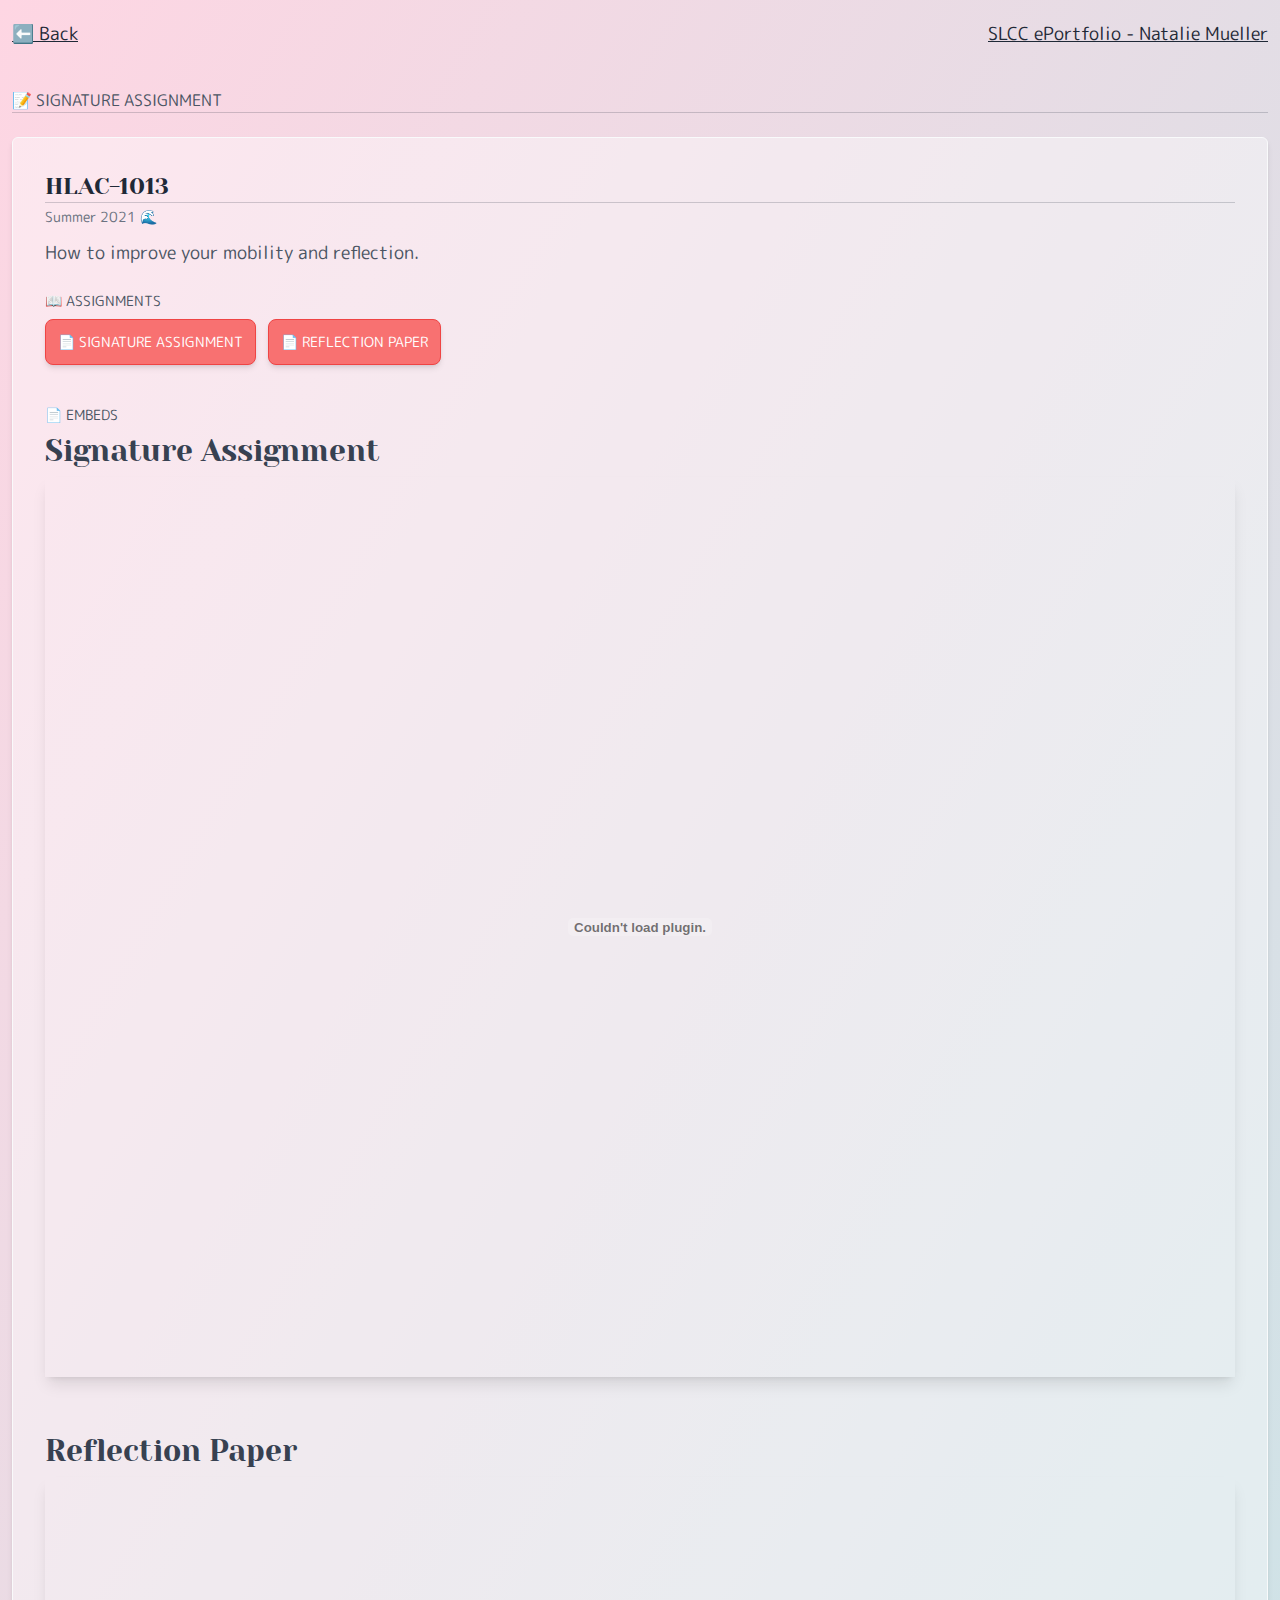
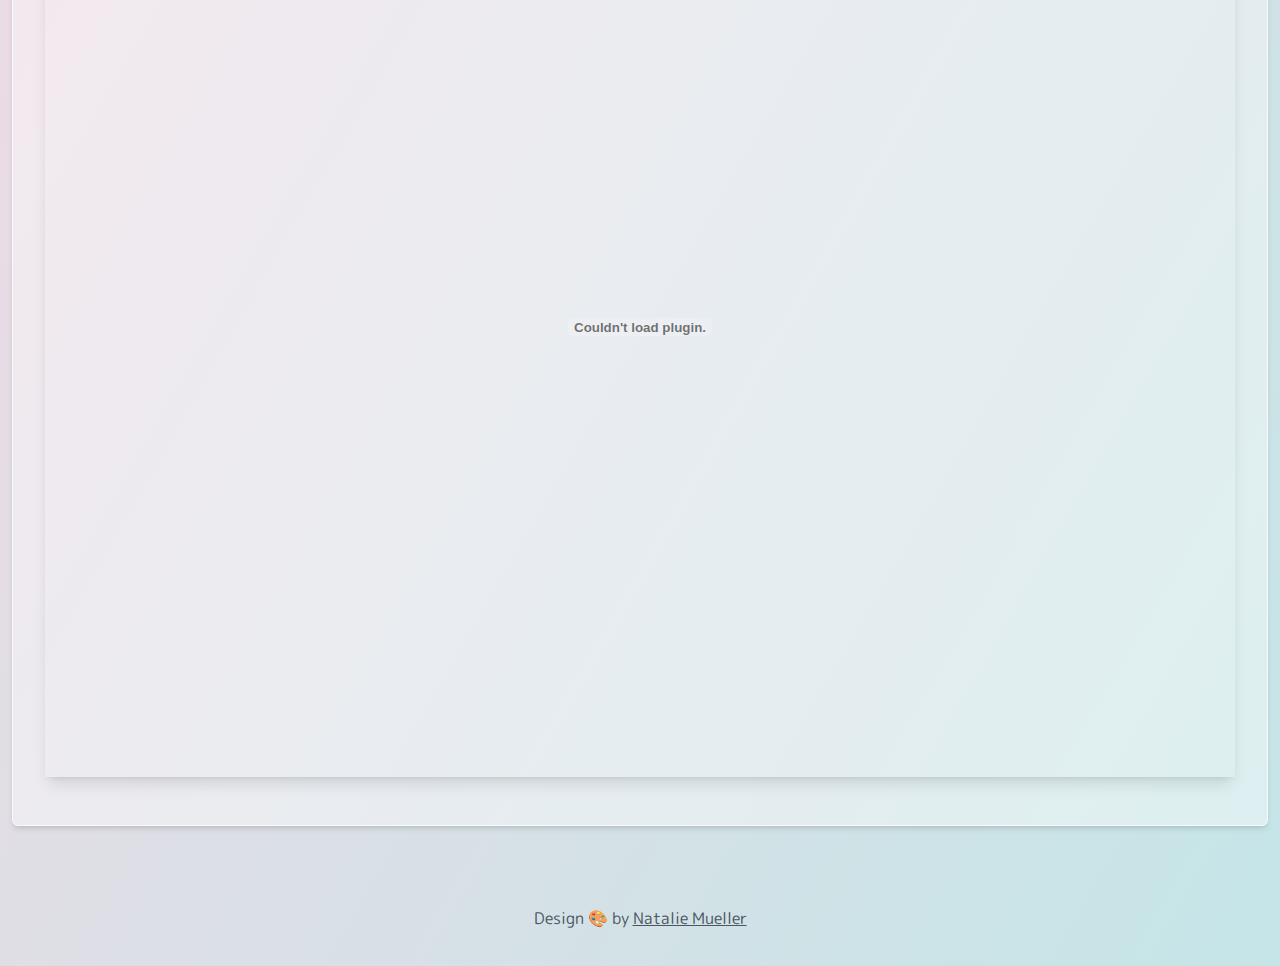
<file: hlac-1013/index.html>
<!DOCTYPE html><html><head><meta charSet="utf-8"/><meta name="viewport" content="width=device-width, initial-scale=1"/><title>Natalie Mueller - SLCC Student ePortfolio</title><meta name="description" content="SLCC Student ePortfolio for Natalie Mueller"/><meta property="og:title" content="Natalie Mueller - SLCC Student ePortfolio"/><meta property="og:description" content="SLCC Student ePortfolio for Natalie Mueller"/><meta property="og:url" content="nmuelle1slcc.github.io"/><meta name="twitter:title" content="Natalie Mueller - SLCC Student ePortfolio"/><meta name="twitter:description" content="SLCC Student ePortfolio for Natalie Mueller"/><meta property="twitter:url" content="nmuelle1slcc.github.io"/><meta property="og:type" content="website"/><meta property="og:image" content="/images/preview.png?height=536&amp;pad_color=a8edea&amp;width=1026"/><meta property="og:image:secure_url" content="/images/preview.png?height=536&amp;pad_color=a8edea&amp;width=1026"/><meta property="og:image:width" content="1026"/><meta property="og:image:height" content="536"/><meta property="twitter:card" content="summary_large_image"/><meta property="twitter:domain" content="nmuelle1slcc.github.io"/><meta property="twitter:text:title" content="Natalie Mueller - SLCC Student ePortfolio"/><meta property="twitter:image" content="/images/preview.png"/><meta property="msapplication-TileColor" content="#da532c"/><meta property="theme-color" content="#a8edea"/><meta name="next-head-count" content="21"/><link rel="preload" href="/_next/static/css/7a6b8b0be4915fd5.css" as="style"/><link rel="stylesheet" href="/_next/static/css/7a6b8b0be4915fd5.css" data-n-g=""/><noscript data-n-css=""></noscript><script defer="" nomodule="" src="/_next/static/chunks/polyfills-5cd94c89d3acac5f.js"></script><script src="/_next/static/chunks/webpack-69bfa6990bb9e155.js" defer=""></script><script src="/_next/static/chunks/framework-fc97f3f1282ce3ed.js" defer=""></script><script src="/_next/static/chunks/main-250a0b3dc1fc1f02.js" defer=""></script><script src="/_next/static/chunks/pages/_app-f55443f2448c8e66.js" defer=""></script><script src="/_next/static/chunks/879-afb0abb80da73763.js" defer=""></script><script src="/_next/static/chunks/pages/hlac-1013-9367ec641f41c842.js" defer=""></script><script src="/_next/static/XSWNSIdxTsEEnWkaMZtTh/_buildManifest.js" defer=""></script><script src="/_next/static/XSWNSIdxTsEEnWkaMZtTh/_ssgManifest.js" defer=""></script><script src="/_next/static/XSWNSIdxTsEEnWkaMZtTh/_middlewareManifest.js" defer=""></script></head><body><div id="__next"><div class="container p-3 flex flex-col min-h-screen mx-auto text-lg text-gray-800"><main class="flex-grow"><div class="mt-2"><div class="flex flex-row flex-nowrap justify-between"><a target="_self" class="underline hover:text-red-400" href="/">⬅️ Back</a><a target="_self" class="underline hover:text-red-400" href="/">SLCC ePortfolio - Natalie Mueller</a></div><h2 class="text-base text-gray-600 uppercase border-gray-800 border-opacity-20 border-b mt-10 mb-6">📝 Signature Assignment</h2><div class="container mb-10 p-8 text-gray-600 border-gray-50 border rounded-md bg-white bg-opacity-40 hover:bg-opacity-50 shadow-md hover:shadow-lg transition-all"><div class="flex-1"><h2 class="text-gray-800 subtitle text-2xl border-gray-800 border-opacity-20 border-b">HLAC-1013</h2><p class="alt text-sm text-gray-500 mt-1 mb-3">Summer 2021 🌊</p><p class="mb-4">How to improve your mobility and reflection.</p><div class="text-sm text-gray-600 uppercase mt-6 mb-2">📖 Assignments</div><div class="flex flex-row flex-wrap justify-start gap-3 mb-10"><a class="p-3 text-sm uppercase border rounded-lg shadow-md transition-colors text-center whitespace-nowrap text-white bg-red-400 border-red-500 hover:text-gray-600 hover:bg-gray-100 hover:border-gray-200 " download="" target="_blank" rel="noopener noreferrer" href="/docs/hlac-1013-signature.pdf">📄 <!-- -->Signature Assignment<!-- --></a><a class="p-3 text-sm uppercase border rounded-lg shadow-md transition-colors text-center whitespace-nowrap text-white bg-red-400 border-red-500 hover:text-gray-600 hover:bg-gray-100 hover:border-gray-200 " download="" target="_blank" rel="noopener noreferrer" href="/docs/hlac-1013-reflection.pdf">📄 <!-- -->Reflection Paper<!-- --></a></div></div><div class="text-sm text-gray-600 uppercase mt-6 mb-2">📄 Embeds</div><div class="flex flex-col gap-y-10"><div class=""><h3 class="text-gray-700 subtitle text-3xl">Signature Assignment</h3><div class="shadow-lg"><embed class="w-full h-screen rounded-lg mt-2 mb-4" type="application/pdf" src="/docs/hlac-1013-signature.pdf"/></div></div><div class=""><h3 class="text-gray-700 subtitle text-3xl">Reflection Paper</h3><div class="shadow-lg"><embed class="w-full h-screen rounded-lg mt-2 mb-4" type="application/pdf" src="/docs/hlac-1013-reflection.pdf"/></div></div></div></div></div></main><footer class="pt-10 pb-6 text-center text-base text-gray-600">Design 🎨 by <!-- --><a target="_blank" class="underline hover:text-red-400" href="https://github.com/nmuelle1slcc">Natalie Mueller</a></footer></div></div><script id="__NEXT_DATA__" type="application/json">{"props":{"pageProps":{}},"page":"/hlac-1013","query":{},"buildId":"XSWNSIdxTsEEnWkaMZtTh","nextExport":true,"autoExport":true,"isFallback":false,"scriptLoader":[]}</script></body></html>
</file>
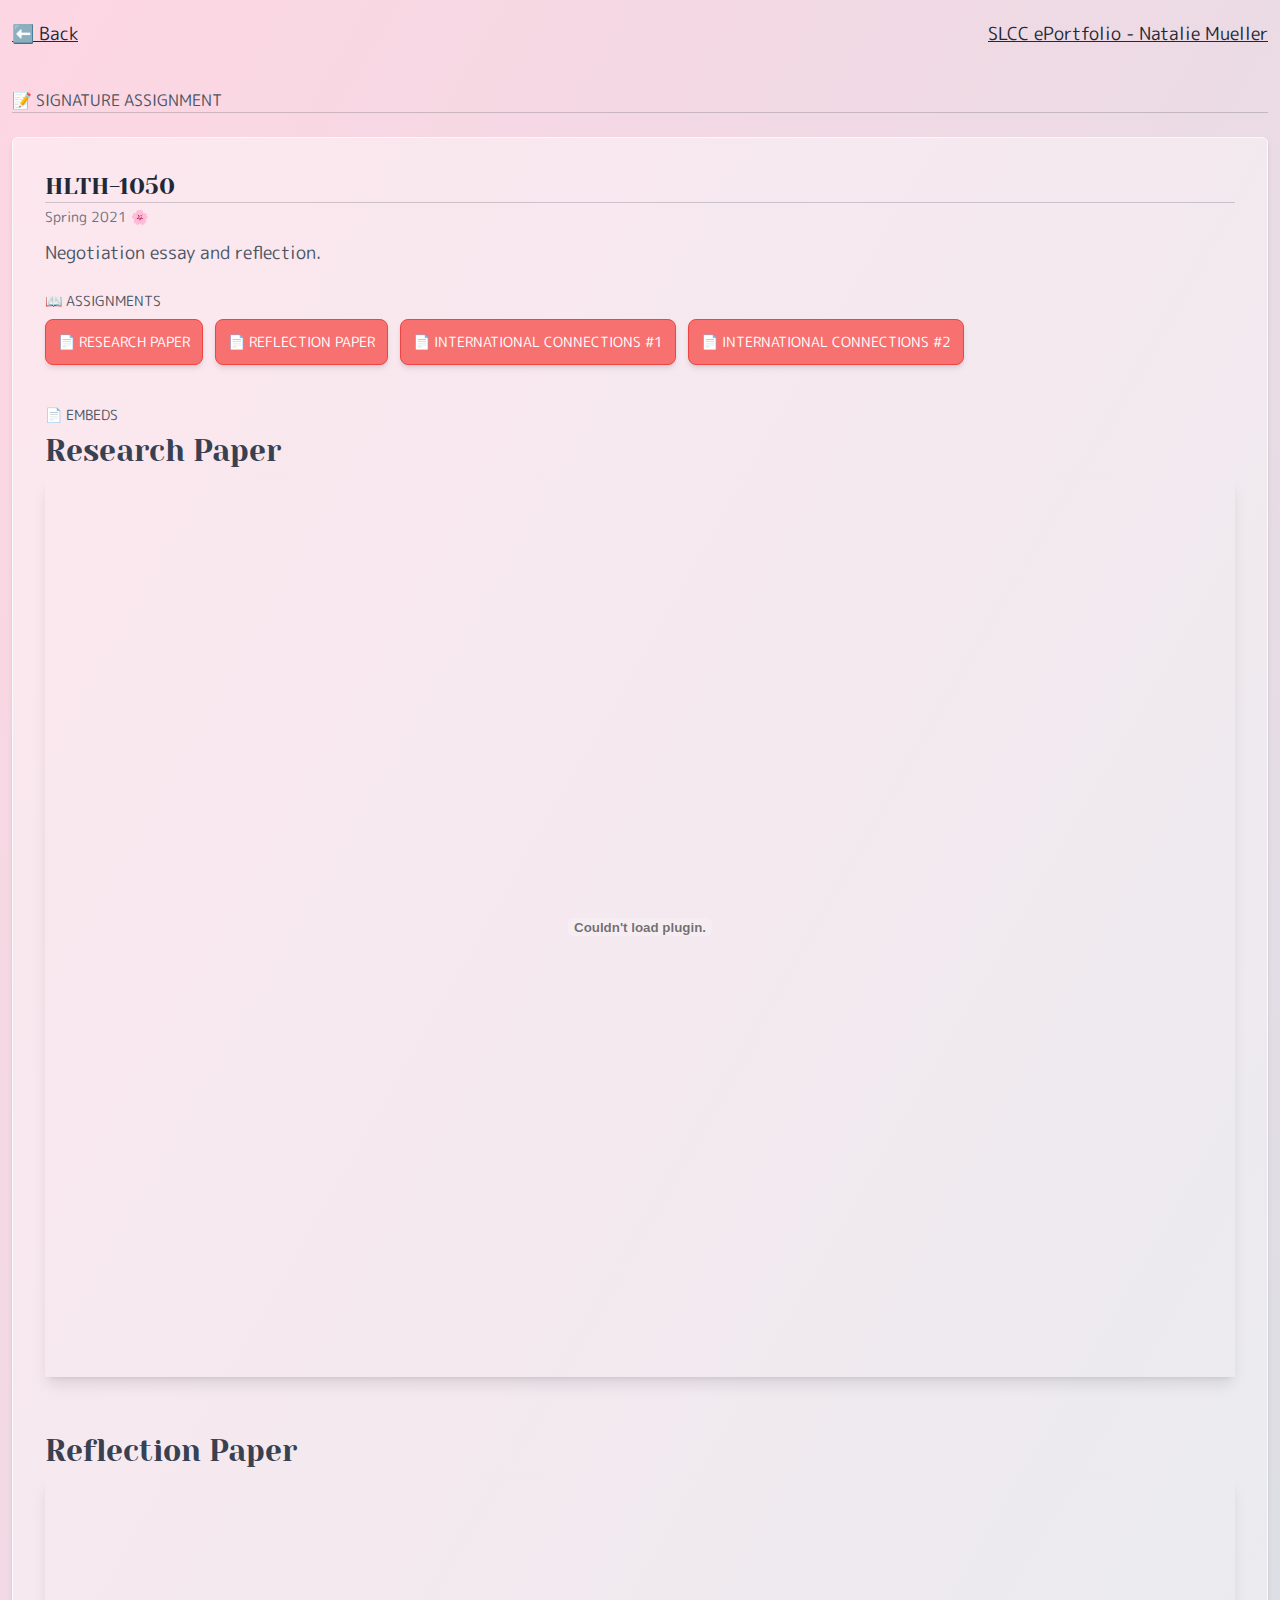
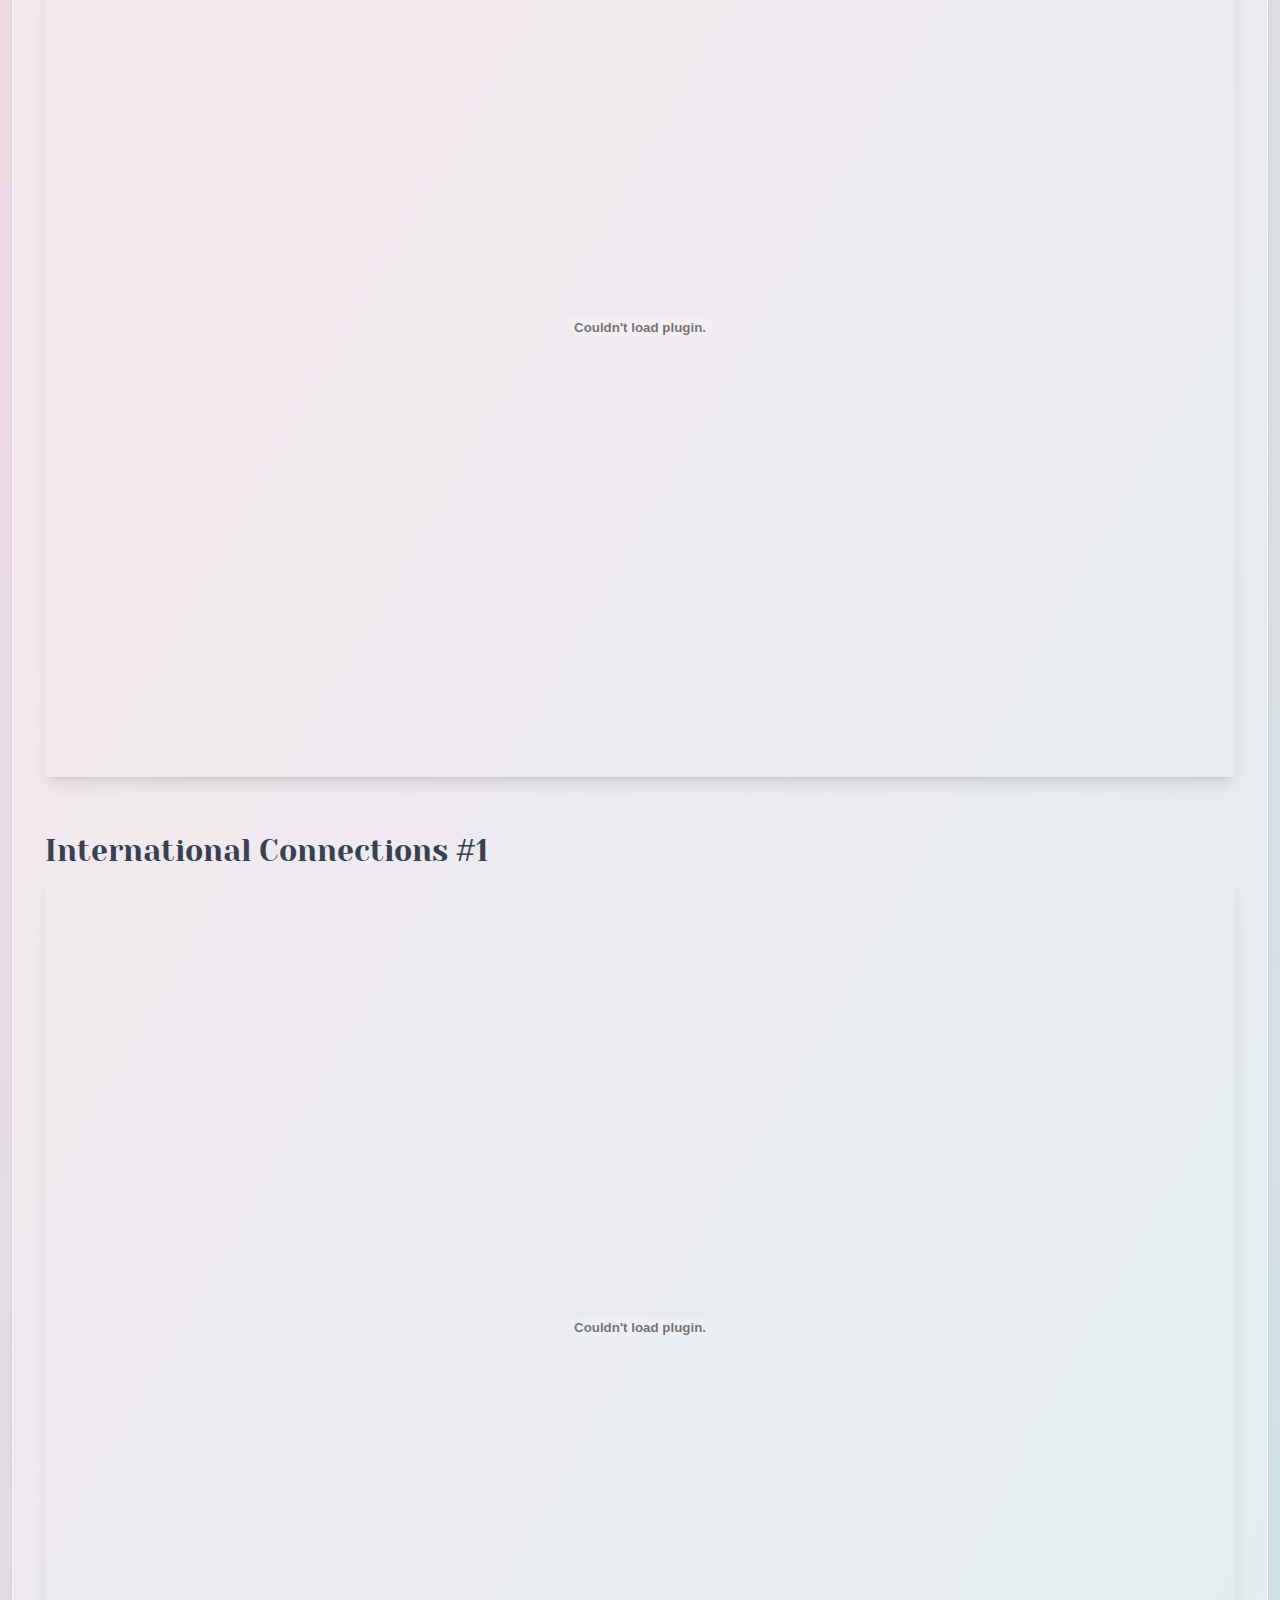
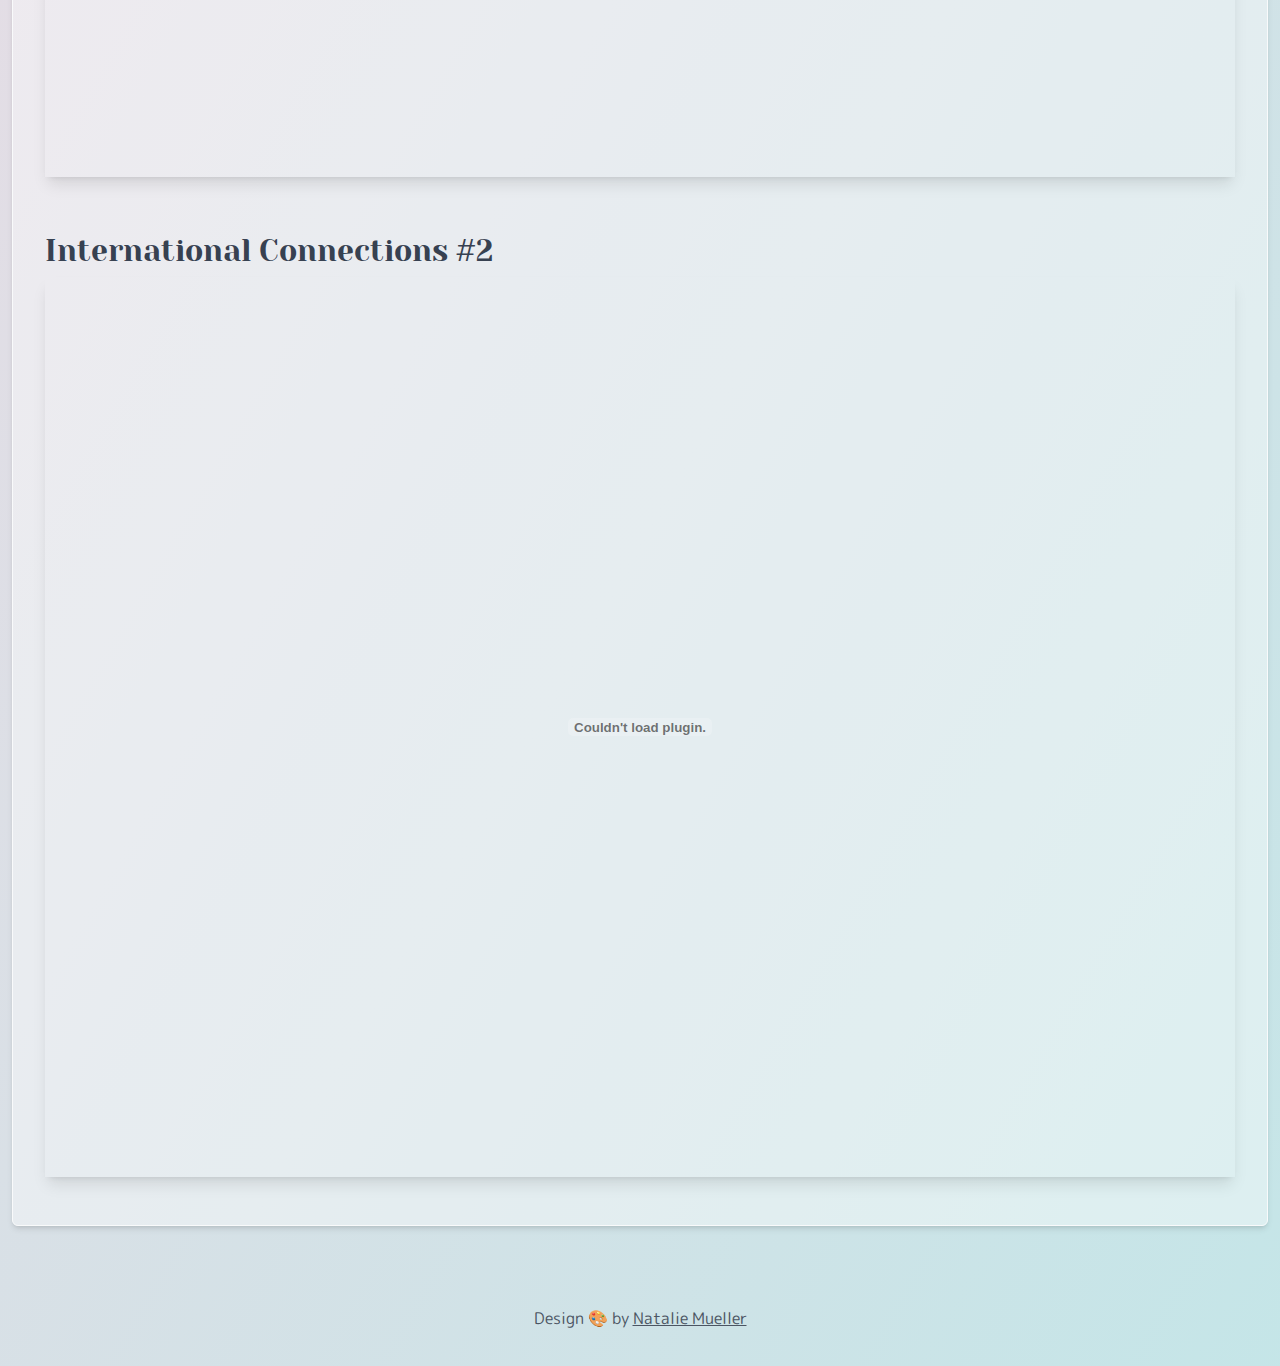
<file: hlth-1050/index.html>
<!DOCTYPE html><html><head><meta charSet="utf-8"/><meta name="viewport" content="width=device-width, initial-scale=1"/><title>Natalie Mueller - SLCC Student ePortfolio</title><meta name="description" content="SLCC Student ePortfolio for Natalie Mueller"/><meta property="og:title" content="Natalie Mueller - SLCC Student ePortfolio"/><meta property="og:description" content="SLCC Student ePortfolio for Natalie Mueller"/><meta property="og:url" content="nmuelle1slcc.github.io"/><meta name="twitter:title" content="Natalie Mueller - SLCC Student ePortfolio"/><meta name="twitter:description" content="SLCC Student ePortfolio for Natalie Mueller"/><meta property="twitter:url" content="nmuelle1slcc.github.io"/><meta property="og:type" content="website"/><meta property="og:image" content="/images/preview.png?height=536&amp;pad_color=a8edea&amp;width=1026"/><meta property="og:image:secure_url" content="/images/preview.png?height=536&amp;pad_color=a8edea&amp;width=1026"/><meta property="og:image:width" content="1026"/><meta property="og:image:height" content="536"/><meta property="twitter:card" content="summary_large_image"/><meta property="twitter:domain" content="nmuelle1slcc.github.io"/><meta property="twitter:text:title" content="Natalie Mueller - SLCC Student ePortfolio"/><meta property="twitter:image" content="/images/preview.png"/><meta property="msapplication-TileColor" content="#da532c"/><meta property="theme-color" content="#a8edea"/><meta name="next-head-count" content="21"/><link rel="preload" href="/_next/static/css/7a6b8b0be4915fd5.css" as="style"/><link rel="stylesheet" href="/_next/static/css/7a6b8b0be4915fd5.css" data-n-g=""/><noscript data-n-css=""></noscript><script defer="" nomodule="" src="/_next/static/chunks/polyfills-5cd94c89d3acac5f.js"></script><script src="/_next/static/chunks/webpack-69bfa6990bb9e155.js" defer=""></script><script src="/_next/static/chunks/framework-fc97f3f1282ce3ed.js" defer=""></script><script src="/_next/static/chunks/main-250a0b3dc1fc1f02.js" defer=""></script><script src="/_next/static/chunks/pages/_app-f55443f2448c8e66.js" defer=""></script><script src="/_next/static/chunks/879-afb0abb80da73763.js" defer=""></script><script src="/_next/static/chunks/pages/hlth-1050-fa4fc953d8c81293.js" defer=""></script><script src="/_next/static/XSWNSIdxTsEEnWkaMZtTh/_buildManifest.js" defer=""></script><script src="/_next/static/XSWNSIdxTsEEnWkaMZtTh/_ssgManifest.js" defer=""></script><script src="/_next/static/XSWNSIdxTsEEnWkaMZtTh/_middlewareManifest.js" defer=""></script></head><body><div id="__next"><div class="container p-3 flex flex-col min-h-screen mx-auto text-lg text-gray-800"><main class="flex-grow"><div class="mt-2"><div class="flex flex-row flex-nowrap justify-between"><a target="_self" class="underline hover:text-red-400" href="/">⬅️ Back</a><a target="_self" class="underline hover:text-red-400" href="/">SLCC ePortfolio - Natalie Mueller</a></div><h2 class="text-base text-gray-600 uppercase border-gray-800 border-opacity-20 border-b mt-10 mb-6">📝 Signature Assignment</h2><div class="container mb-10 p-8 text-gray-600 border-gray-50 border rounded-md bg-white bg-opacity-40 hover:bg-opacity-50 shadow-md hover:shadow-lg transition-all"><div class="flex-1"><h2 class="text-gray-800 subtitle text-2xl border-gray-800 border-opacity-20 border-b">HLTH-1050</h2><p class="alt text-sm text-gray-500 mt-1 mb-3">Spring 2021 🌸</p><p class="mb-4">Negotiation essay and reflection.</p><div class="text-sm text-gray-600 uppercase mt-6 mb-2">📖 Assignments</div><div class="flex flex-row flex-wrap justify-start gap-3 mb-10"><a class="p-3 text-sm uppercase border rounded-lg shadow-md transition-colors text-center whitespace-nowrap text-white bg-red-400 border-red-500 hover:text-gray-600 hover:bg-gray-100 hover:border-gray-200 " download="" target="_blank" rel="noopener noreferrer" href="/docs/hlth-1050-research.pdf">📄 <!-- -->Research Paper<!-- --></a><a class="p-3 text-sm uppercase border rounded-lg shadow-md transition-colors text-center whitespace-nowrap text-white bg-red-400 border-red-500 hover:text-gray-600 hover:bg-gray-100 hover:border-gray-200 " download="" target="_blank" rel="noopener noreferrer" href="/docs/hlth-1050-reflection.pdf">📄 <!-- -->Reflection Paper<!-- --></a><a class="p-3 text-sm uppercase border rounded-lg shadow-md transition-colors text-center whitespace-nowrap text-white bg-red-400 border-red-500 hover:text-gray-600 hover:bg-gray-100 hover:border-gray-200 " download="" target="_blank" rel="noopener noreferrer" href="/docs/hlth-1050-connections-1.pdf">📄 <!-- -->International Connections #1<!-- --></a><a class="p-3 text-sm uppercase border rounded-lg shadow-md transition-colors text-center whitespace-nowrap text-white bg-red-400 border-red-500 hover:text-gray-600 hover:bg-gray-100 hover:border-gray-200 " download="" target="_blank" rel="noopener noreferrer" href="/docs/hlth-1050-connections-2.pdf">📄 <!-- -->International Connections #2<!-- --></a></div></div><div class="text-sm text-gray-600 uppercase mt-6 mb-2">📄 Embeds</div><div class="flex flex-col gap-y-10"><div class=""><h3 class="text-gray-700 subtitle text-3xl">Research Paper</h3><div class="shadow-lg"><embed class="w-full h-screen rounded-lg mt-2 mb-4" type="application/pdf" src="/docs/hlth-1050-research.pdf"/></div></div><div class=""><h3 class="text-gray-700 subtitle text-3xl">Reflection Paper</h3><div class="shadow-lg"><embed class="w-full h-screen rounded-lg mt-2 mb-4" type="application/pdf" src="/docs/hlth-1050-reflection.pdf"/></div></div><div class=""><h3 class="text-gray-700 subtitle text-3xl">International Connections #1</h3><div class="shadow-lg"><embed class="w-full h-screen rounded-lg mt-2 mb-4" type="application/pdf" src="/docs/hlth-1050-connections-1.pdf"/></div></div><div class=""><h3 class="text-gray-700 subtitle text-3xl">International Connections #2</h3><div class="shadow-lg"><embed class="w-full h-screen rounded-lg mt-2 mb-4" type="application/pdf" src="/docs/hlth-1050-connections-2.pdf"/></div></div></div></div></div></main><footer class="pt-10 pb-6 text-center text-base text-gray-600">Design 🎨 by <!-- --><a target="_blank" class="underline hover:text-red-400" href="https://github.com/nmuelle1slcc">Natalie Mueller</a></footer></div></div><script id="__NEXT_DATA__" type="application/json">{"props":{"pageProps":{}},"page":"/hlth-1050","query":{},"buildId":"XSWNSIdxTsEEnWkaMZtTh","nextExport":true,"autoExport":true,"isFallback":false,"scriptLoader":[]}</script></body></html>
</file>
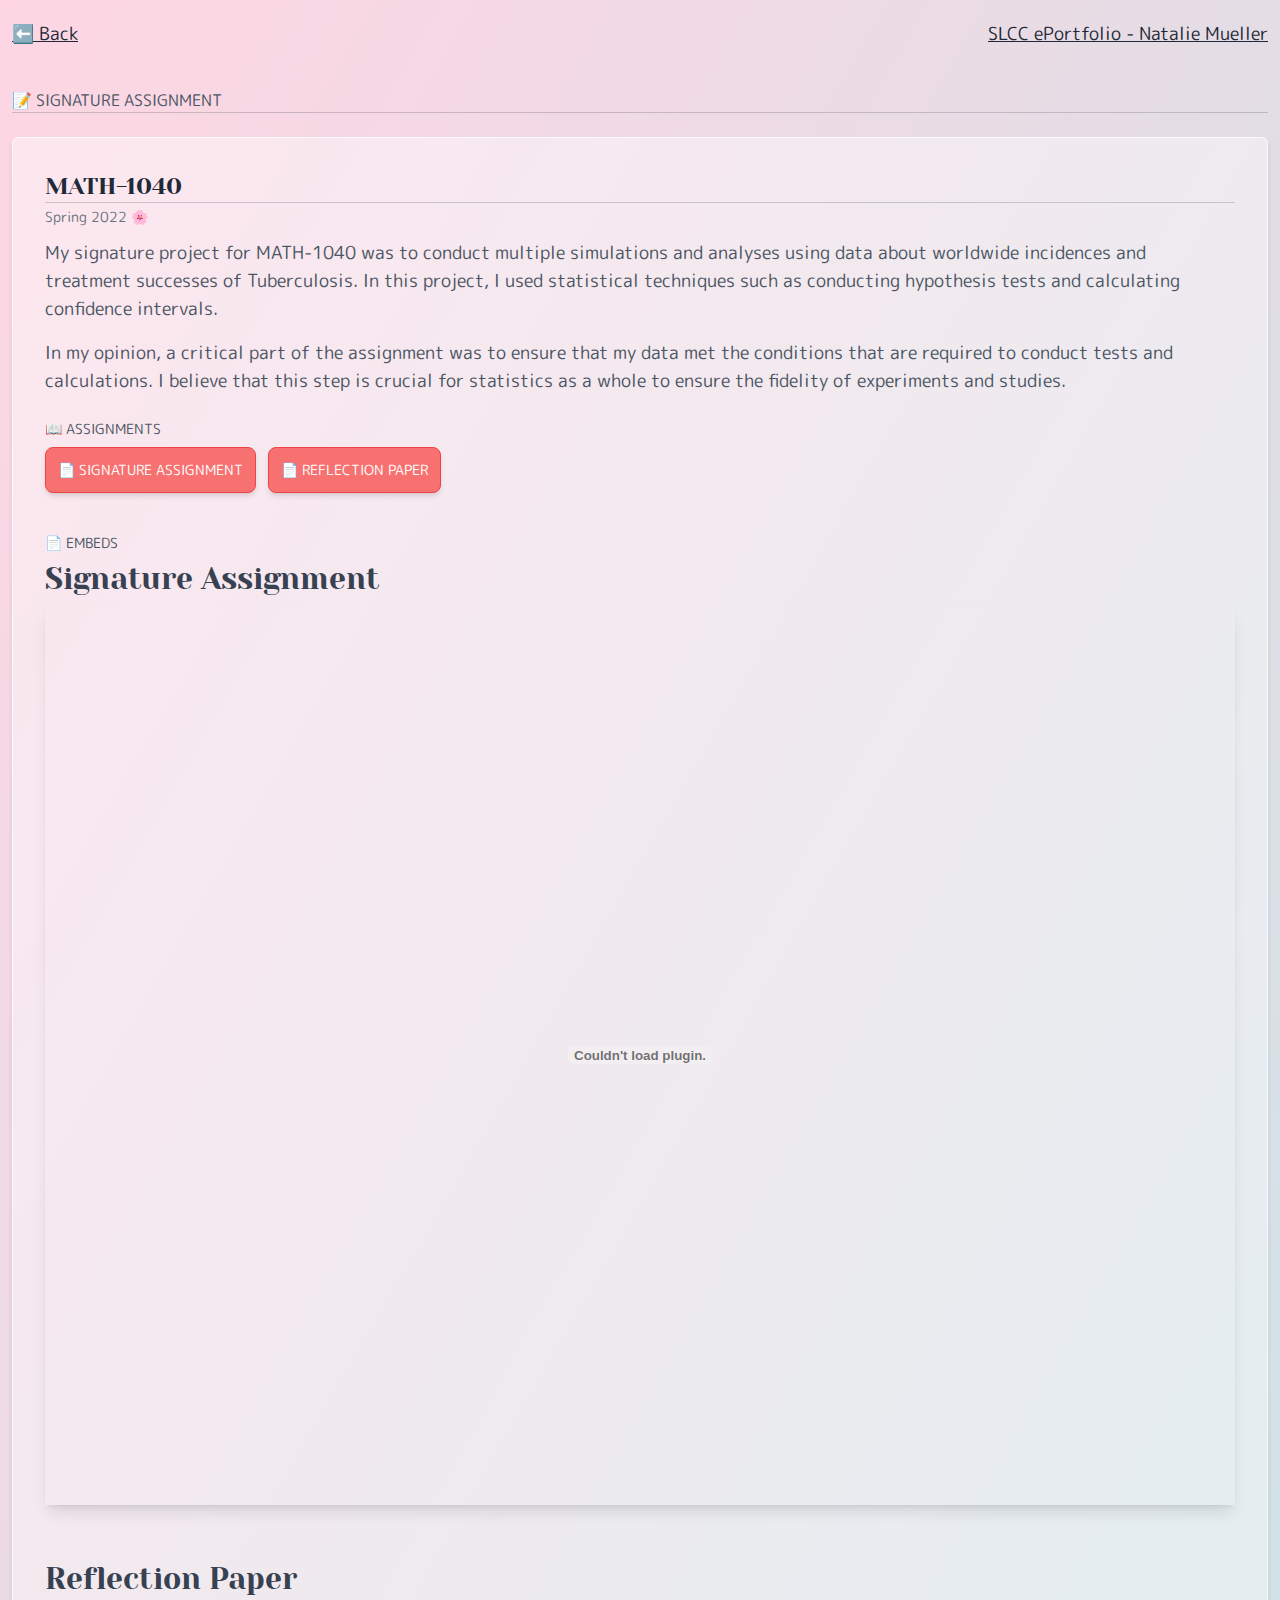
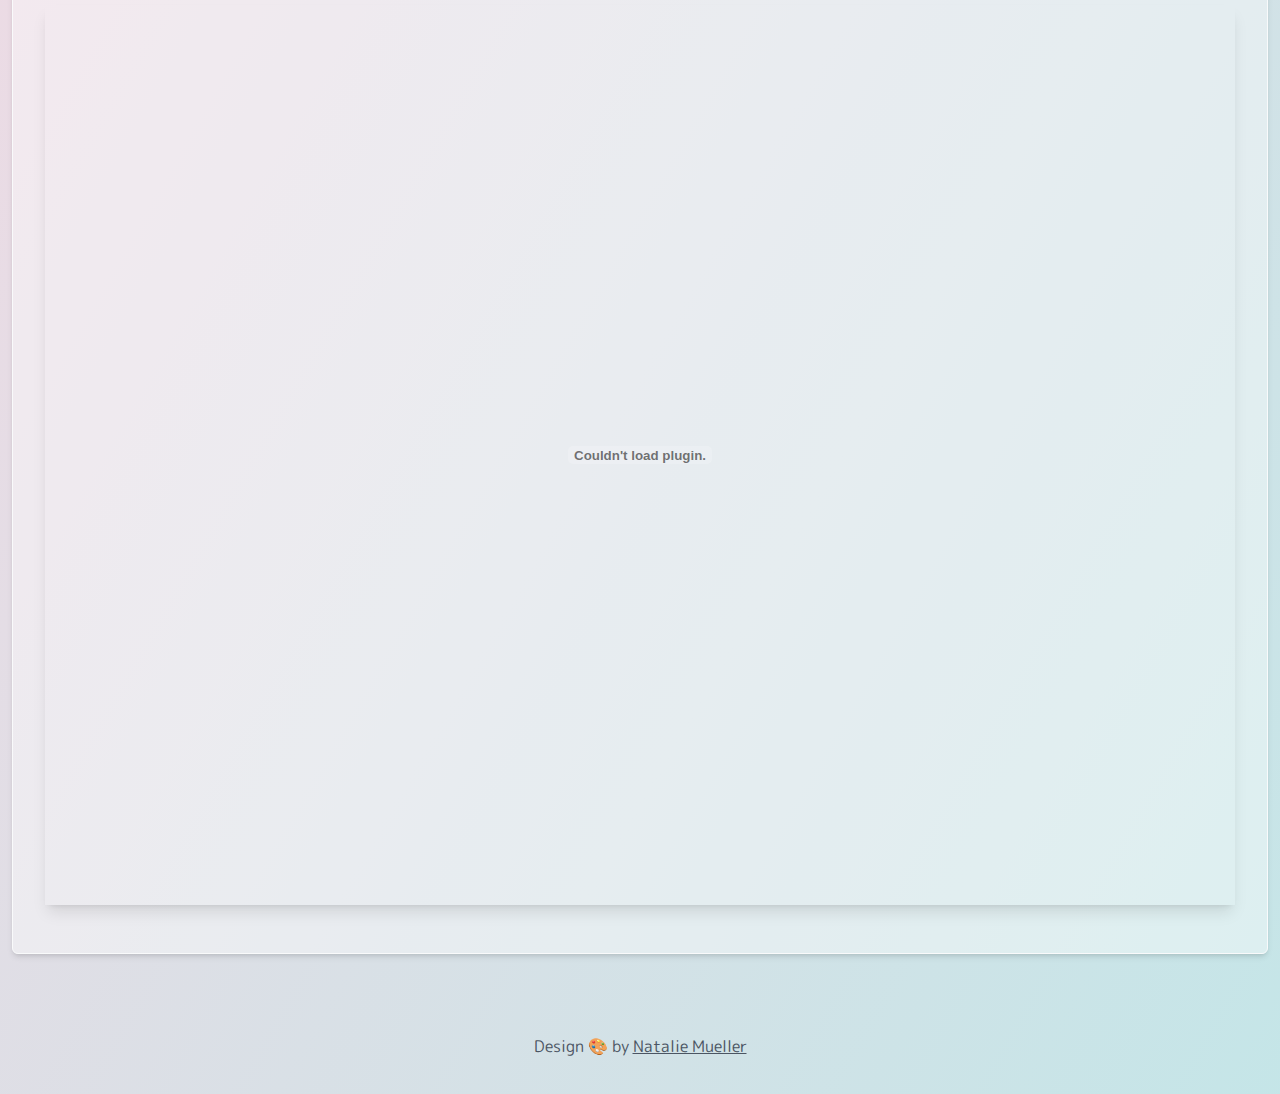
<file: math-1040/index.html>
<!DOCTYPE html><html><head><meta charSet="utf-8"/><meta name="viewport" content="width=device-width, initial-scale=1"/><title>Natalie Mueller - SLCC Student ePortfolio</title><meta name="description" content="SLCC Student ePortfolio for Natalie Mueller"/><meta property="og:title" content="Natalie Mueller - SLCC Student ePortfolio"/><meta property="og:description" content="SLCC Student ePortfolio for Natalie Mueller"/><meta property="og:url" content="nmuelle1slcc.github.io"/><meta name="twitter:title" content="Natalie Mueller - SLCC Student ePortfolio"/><meta name="twitter:description" content="SLCC Student ePortfolio for Natalie Mueller"/><meta property="twitter:url" content="nmuelle1slcc.github.io"/><meta property="og:type" content="website"/><meta property="og:image" content="/images/preview.png?height=536&amp;pad_color=a8edea&amp;width=1026"/><meta property="og:image:secure_url" content="/images/preview.png?height=536&amp;pad_color=a8edea&amp;width=1026"/><meta property="og:image:width" content="1026"/><meta property="og:image:height" content="536"/><meta property="twitter:card" content="summary_large_image"/><meta property="twitter:domain" content="nmuelle1slcc.github.io"/><meta property="twitter:text:title" content="Natalie Mueller - SLCC Student ePortfolio"/><meta property="twitter:image" content="/images/preview.png"/><meta property="msapplication-TileColor" content="#da532c"/><meta property="theme-color" content="#a8edea"/><meta name="next-head-count" content="21"/><link rel="preload" href="/_next/static/css/7a6b8b0be4915fd5.css" as="style"/><link rel="stylesheet" href="/_next/static/css/7a6b8b0be4915fd5.css" data-n-g=""/><noscript data-n-css=""></noscript><script defer="" nomodule="" src="/_next/static/chunks/polyfills-5cd94c89d3acac5f.js"></script><script src="/_next/static/chunks/webpack-69bfa6990bb9e155.js" defer=""></script><script src="/_next/static/chunks/framework-fc97f3f1282ce3ed.js" defer=""></script><script src="/_next/static/chunks/main-250a0b3dc1fc1f02.js" defer=""></script><script src="/_next/static/chunks/pages/_app-f55443f2448c8e66.js" defer=""></script><script src="/_next/static/chunks/879-afb0abb80da73763.js" defer=""></script><script src="/_next/static/chunks/pages/math-1040-10519db0895db1aa.js" defer=""></script><script src="/_next/static/XSWNSIdxTsEEnWkaMZtTh/_buildManifest.js" defer=""></script><script src="/_next/static/XSWNSIdxTsEEnWkaMZtTh/_ssgManifest.js" defer=""></script><script src="/_next/static/XSWNSIdxTsEEnWkaMZtTh/_middlewareManifest.js" defer=""></script></head><body><div id="__next"><div class="container p-3 flex flex-col min-h-screen mx-auto text-lg text-gray-800"><main class="flex-grow"><div class="mt-2"><div class="flex flex-row flex-nowrap justify-between"><a target="_self" class="underline hover:text-red-400" href="/">⬅️ Back</a><a target="_self" class="underline hover:text-red-400" href="/">SLCC ePortfolio - Natalie Mueller</a></div><h2 class="text-base text-gray-600 uppercase border-gray-800 border-opacity-20 border-b mt-10 mb-6">📝 Signature Assignment</h2><div class="container mb-10 p-8 text-gray-600 border-gray-50 border rounded-md bg-white bg-opacity-40 hover:bg-opacity-50 shadow-md hover:shadow-lg transition-all"><div class="flex-1"><h2 class="text-gray-800 subtitle text-2xl border-gray-800 border-opacity-20 border-b">MATH-1040</h2><p class="alt text-sm text-gray-500 mt-1 mb-3">Spring 2022 🌸</p><p class="mb-4"><p class="mb-4">My signature project for MATH-1040 was to conduct multiple simulations and analyses using data about worldwide incidences and treatment successes of Tuberculosis. In this project, I used statistical techniques such as conducting hypothesis tests and calculating confidence intervals.</p><p>In my opinion, a critical part of the assignment was to ensure that my data met the conditions that are required to conduct tests and calculations. I believe that this step is crucial for statistics as a whole to ensure the fidelity of experiments and studies.</p></p><div class="text-sm text-gray-600 uppercase mt-6 mb-2">📖 Assignments</div><div class="flex flex-row flex-wrap justify-start gap-3 mb-10"><a class="p-3 text-sm uppercase border rounded-lg shadow-md transition-colors text-center whitespace-nowrap text-white bg-red-400 border-red-500 hover:text-gray-600 hover:bg-gray-100 hover:border-gray-200 " download="" target="_blank" rel="noopener noreferrer" href="/docs/math-1040-signature.pdf">📄 <!-- -->Signature Assignment<!-- --></a><a class="p-3 text-sm uppercase border rounded-lg shadow-md transition-colors text-center whitespace-nowrap text-white bg-red-400 border-red-500 hover:text-gray-600 hover:bg-gray-100 hover:border-gray-200 " download="" target="_blank" rel="noopener noreferrer" href="/docs/math-1040-reflection.pdf">📄 <!-- -->Reflection Paper<!-- --></a></div></div><div class="text-sm text-gray-600 uppercase mt-6 mb-2">📄 Embeds</div><div class="flex flex-col gap-y-10"><div class=""><h3 class="text-gray-700 subtitle text-3xl">Signature Assignment</h3><div class="shadow-lg"><embed class="w-full h-screen rounded-lg mt-2 mb-4" type="application/pdf" src="/docs/math-1040-signature.pdf"/></div></div><div class=""><h3 class="text-gray-700 subtitle text-3xl">Reflection Paper</h3><div class="shadow-lg"><embed class="w-full h-screen rounded-lg mt-2 mb-4" type="application/pdf" src="/docs/math-1040-reflection.pdf"/></div></div></div></div></div></main><footer class="pt-10 pb-6 text-center text-base text-gray-600">Design 🎨 by <!-- --><a target="_blank" class="underline hover:text-red-400" href="https://github.com/nmuelle1slcc">Natalie Mueller</a></footer></div></div><script id="__NEXT_DATA__" type="application/json">{"props":{"pageProps":{}},"page":"/math-1040","query":{},"buildId":"XSWNSIdxTsEEnWkaMZtTh","nextExport":true,"autoExport":true,"isFallback":false,"scriptLoader":[]}</script></body></html>
</file>
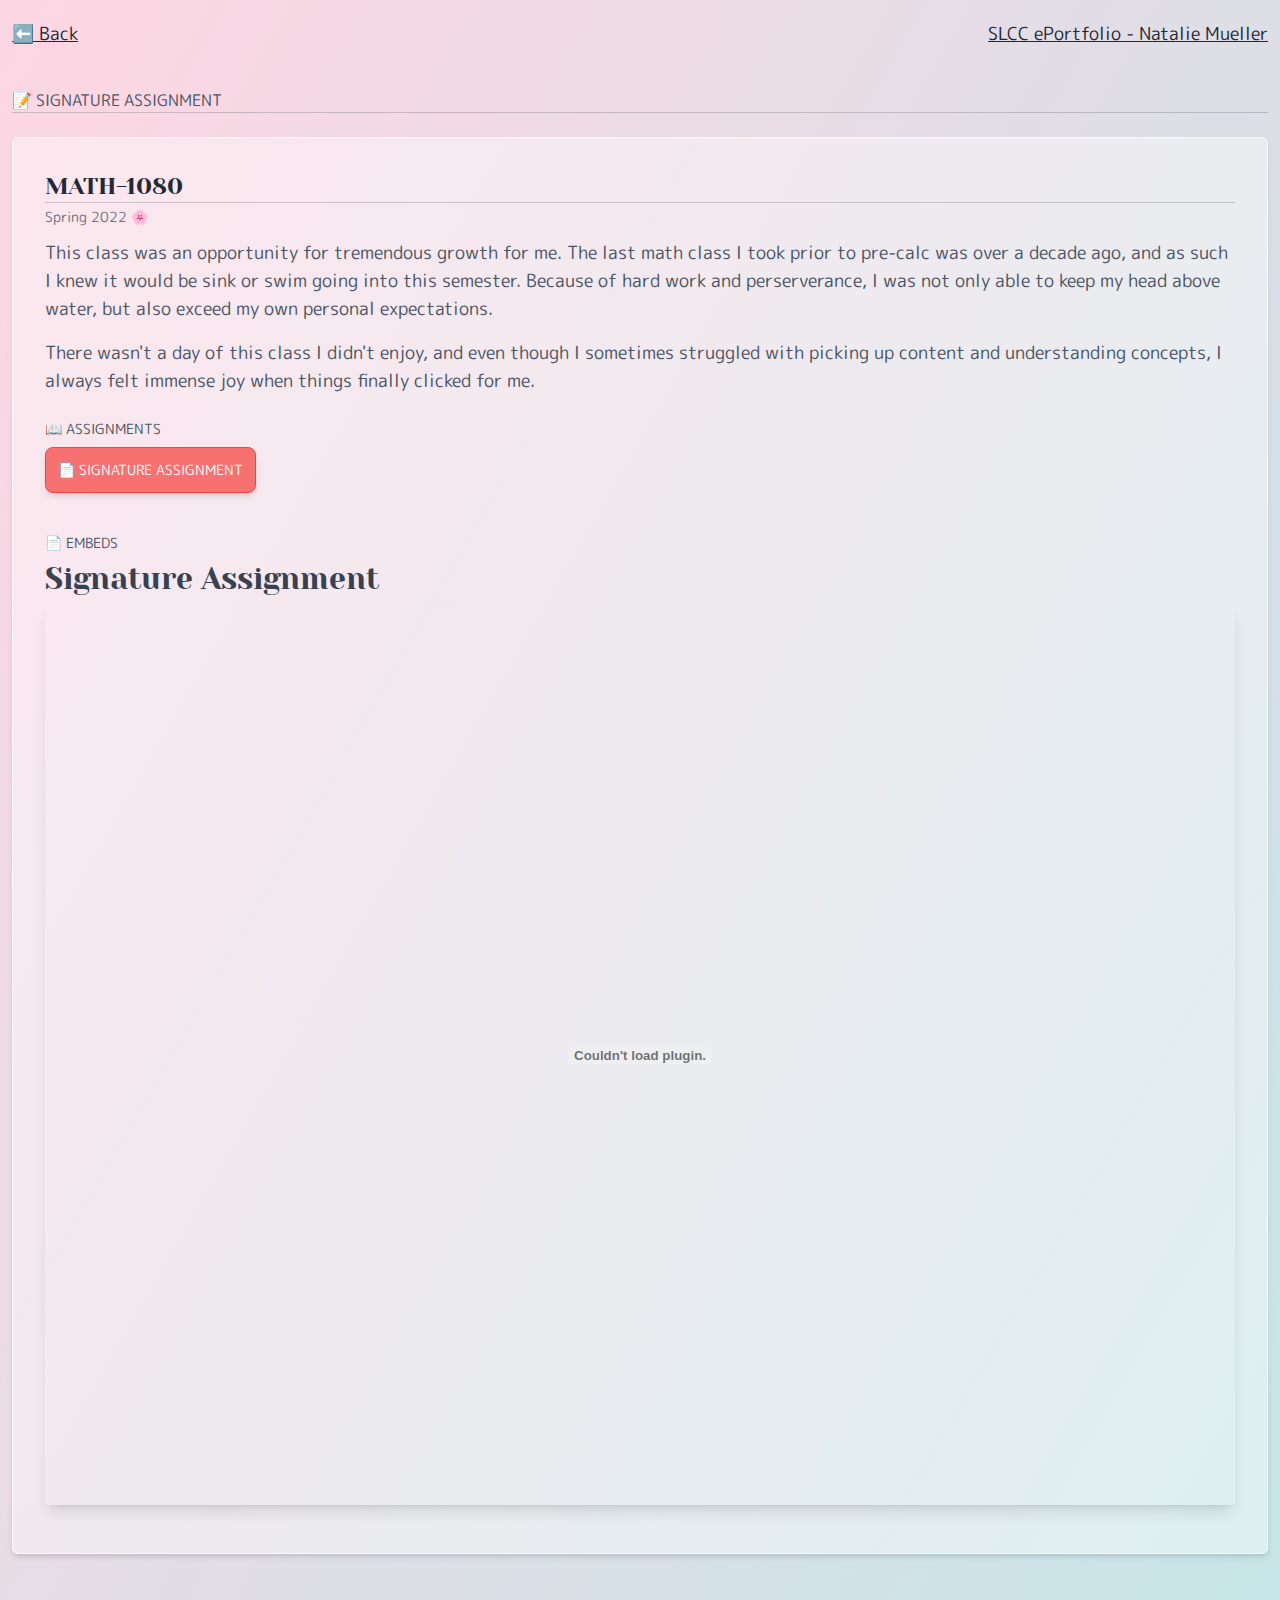
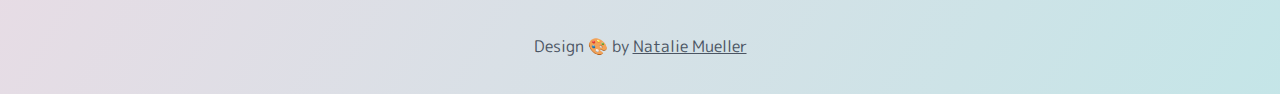
<file: math-1080/index.html>
<!DOCTYPE html><html><head><meta charSet="utf-8"/><meta name="viewport" content="width=device-width, initial-scale=1"/><title>Natalie Mueller - SLCC Student ePortfolio</title><meta name="description" content="SLCC Student ePortfolio for Natalie Mueller"/><meta property="og:title" content="Natalie Mueller - SLCC Student ePortfolio"/><meta property="og:description" content="SLCC Student ePortfolio for Natalie Mueller"/><meta property="og:url" content="nmuelle1slcc.github.io"/><meta name="twitter:title" content="Natalie Mueller - SLCC Student ePortfolio"/><meta name="twitter:description" content="SLCC Student ePortfolio for Natalie Mueller"/><meta property="twitter:url" content="nmuelle1slcc.github.io"/><meta property="og:type" content="website"/><meta property="og:image" content="/images/preview.png?height=536&amp;pad_color=a8edea&amp;width=1026"/><meta property="og:image:secure_url" content="/images/preview.png?height=536&amp;pad_color=a8edea&amp;width=1026"/><meta property="og:image:width" content="1026"/><meta property="og:image:height" content="536"/><meta property="twitter:card" content="summary_large_image"/><meta property="twitter:domain" content="nmuelle1slcc.github.io"/><meta property="twitter:text:title" content="Natalie Mueller - SLCC Student ePortfolio"/><meta property="twitter:image" content="/images/preview.png"/><meta property="msapplication-TileColor" content="#da532c"/><meta property="theme-color" content="#a8edea"/><meta name="next-head-count" content="21"/><link rel="preload" href="/_next/static/css/7a6b8b0be4915fd5.css" as="style"/><link rel="stylesheet" href="/_next/static/css/7a6b8b0be4915fd5.css" data-n-g=""/><noscript data-n-css=""></noscript><script defer="" nomodule="" src="/_next/static/chunks/polyfills-5cd94c89d3acac5f.js"></script><script src="/_next/static/chunks/webpack-69bfa6990bb9e155.js" defer=""></script><script src="/_next/static/chunks/framework-fc97f3f1282ce3ed.js" defer=""></script><script src="/_next/static/chunks/main-250a0b3dc1fc1f02.js" defer=""></script><script src="/_next/static/chunks/pages/_app-f55443f2448c8e66.js" defer=""></script><script src="/_next/static/chunks/879-afb0abb80da73763.js" defer=""></script><script src="/_next/static/chunks/pages/math-1080-4c1c12886480a010.js" defer=""></script><script src="/_next/static/XSWNSIdxTsEEnWkaMZtTh/_buildManifest.js" defer=""></script><script src="/_next/static/XSWNSIdxTsEEnWkaMZtTh/_ssgManifest.js" defer=""></script><script src="/_next/static/XSWNSIdxTsEEnWkaMZtTh/_middlewareManifest.js" defer=""></script></head><body><div id="__next"><div class="container p-3 flex flex-col min-h-screen mx-auto text-lg text-gray-800"><main class="flex-grow"><div class="mt-2"><div class="flex flex-row flex-nowrap justify-between"><a target="_self" class="underline hover:text-red-400" href="/">⬅️ Back</a><a target="_self" class="underline hover:text-red-400" href="/">SLCC ePortfolio - Natalie Mueller</a></div><h2 class="text-base text-gray-600 uppercase border-gray-800 border-opacity-20 border-b mt-10 mb-6">📝 Signature Assignment</h2><div class="container mb-10 p-8 text-gray-600 border-gray-50 border rounded-md bg-white bg-opacity-40 hover:bg-opacity-50 shadow-md hover:shadow-lg transition-all"><div class="flex-1"><h2 class="text-gray-800 subtitle text-2xl border-gray-800 border-opacity-20 border-b">MATH-1080</h2><p class="alt text-sm text-gray-500 mt-1 mb-3">Spring 2022 🌸</p><p class="mb-4"><p class="mb-4">This class was an opportunity for tremendous growth for me. The last math class I took prior to pre-calc was over a decade ago, and as such I knew it would be sink or swim going into this semester. Because of hard work and perserverance, I was not only able to keep my head above water, but also exceed my own personal expectations.</p><p>There wasn&#x27;t a day of this class I didn&#x27;t enjoy, and even though I sometimes struggled with picking up content and understanding concepts, I always felt immense joy when things finally clicked for me.</p></p><div class="text-sm text-gray-600 uppercase mt-6 mb-2">📖 Assignments</div><div class="flex flex-row flex-wrap justify-start gap-3 mb-10"><a class="p-3 text-sm uppercase border rounded-lg shadow-md transition-colors text-center whitespace-nowrap text-white bg-red-400 border-red-500 hover:text-gray-600 hover:bg-gray-100 hover:border-gray-200 " download="" target="_blank" rel="noopener noreferrer" href="/docs/math-1080-signature.pdf">📄 <!-- -->Signature Assignment<!-- --></a></div></div><div class="text-sm text-gray-600 uppercase mt-6 mb-2">📄 Embeds</div><div class="flex flex-col gap-y-10"><div class=""><h3 class="text-gray-700 subtitle text-3xl">Signature Assignment</h3><div class="shadow-lg"><embed class="w-full h-screen rounded-lg mt-2 mb-4" type="application/pdf" src="/docs/math-1080-signature.pdf"/></div></div></div></div></div></main><footer class="pt-10 pb-6 text-center text-base text-gray-600">Design 🎨 by <!-- --><a target="_blank" class="underline hover:text-red-400" href="https://github.com/nmuelle1slcc">Natalie Mueller</a></footer></div></div><script id="__NEXT_DATA__" type="application/json">{"props":{"pageProps":{}},"page":"/math-1080","query":{},"buildId":"XSWNSIdxTsEEnWkaMZtTh","nextExport":true,"autoExport":true,"isFallback":false,"scriptLoader":[]}</script></body></html>
</file>
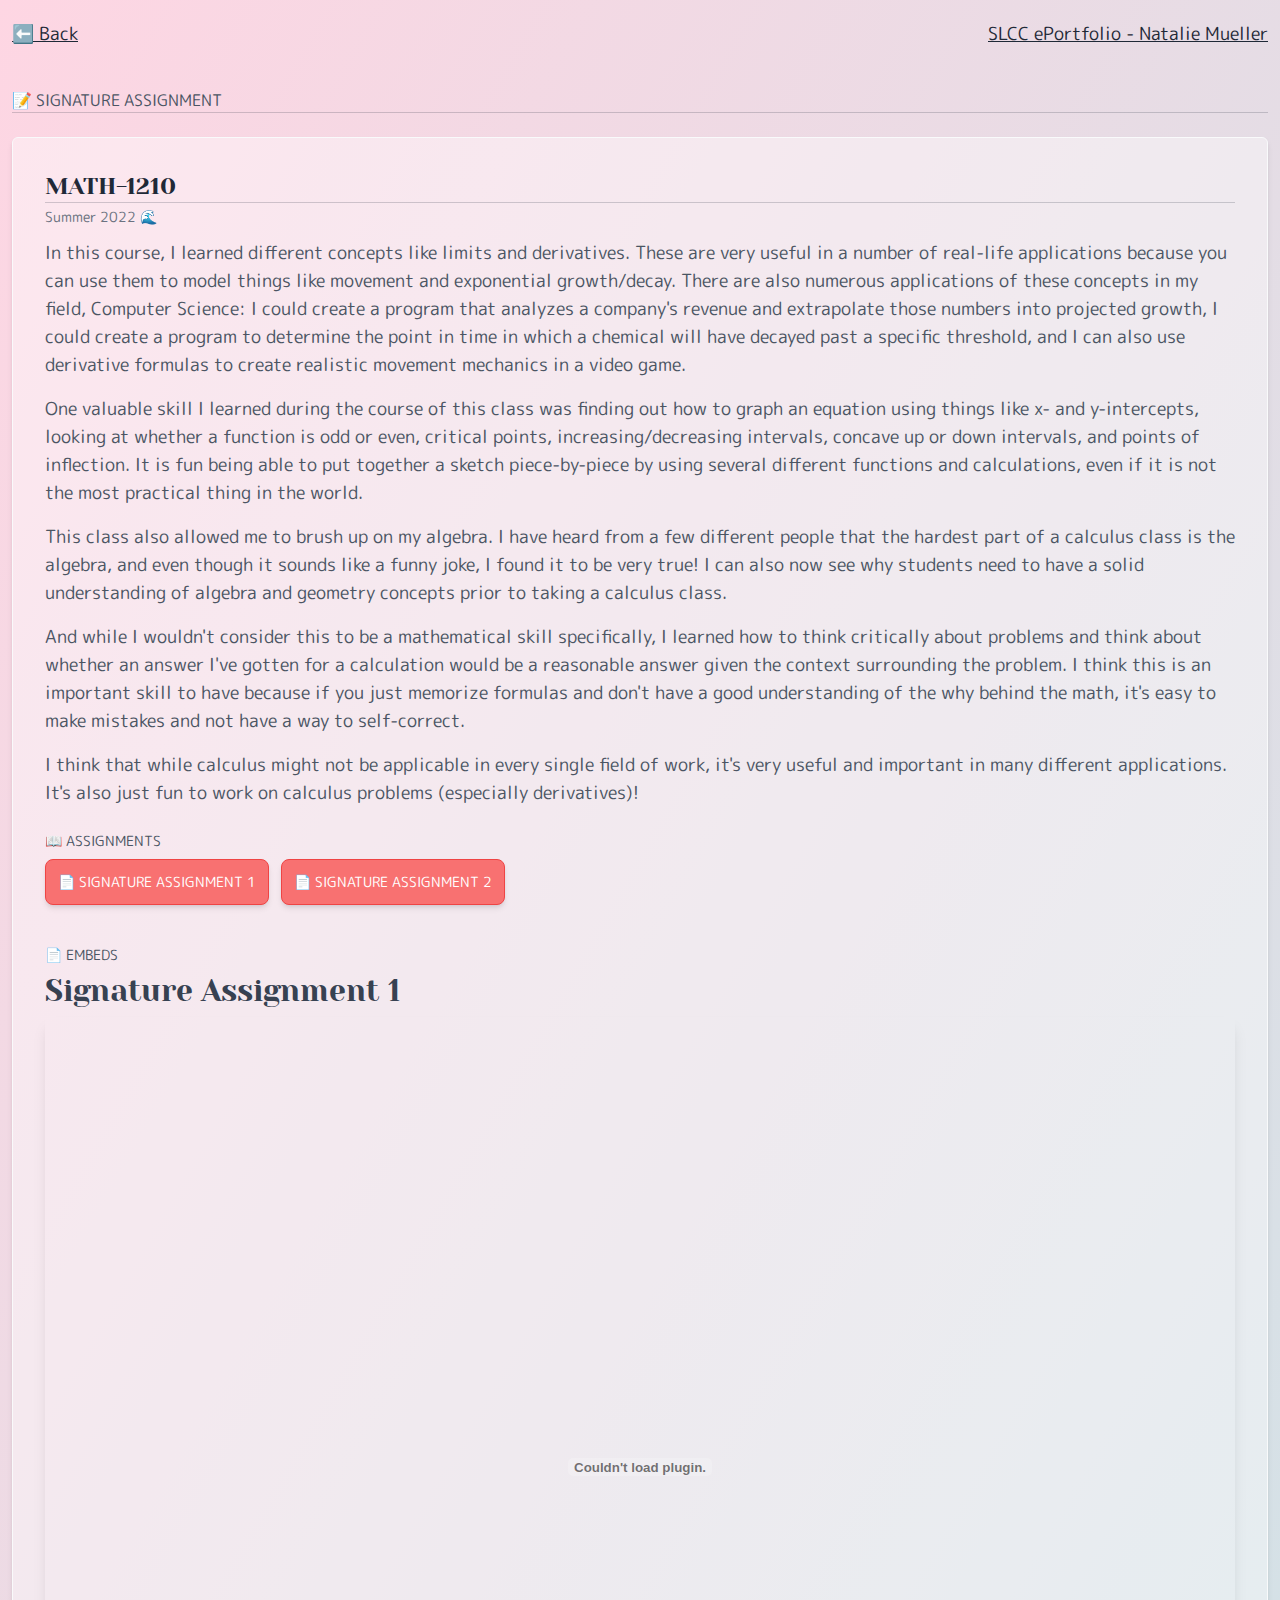
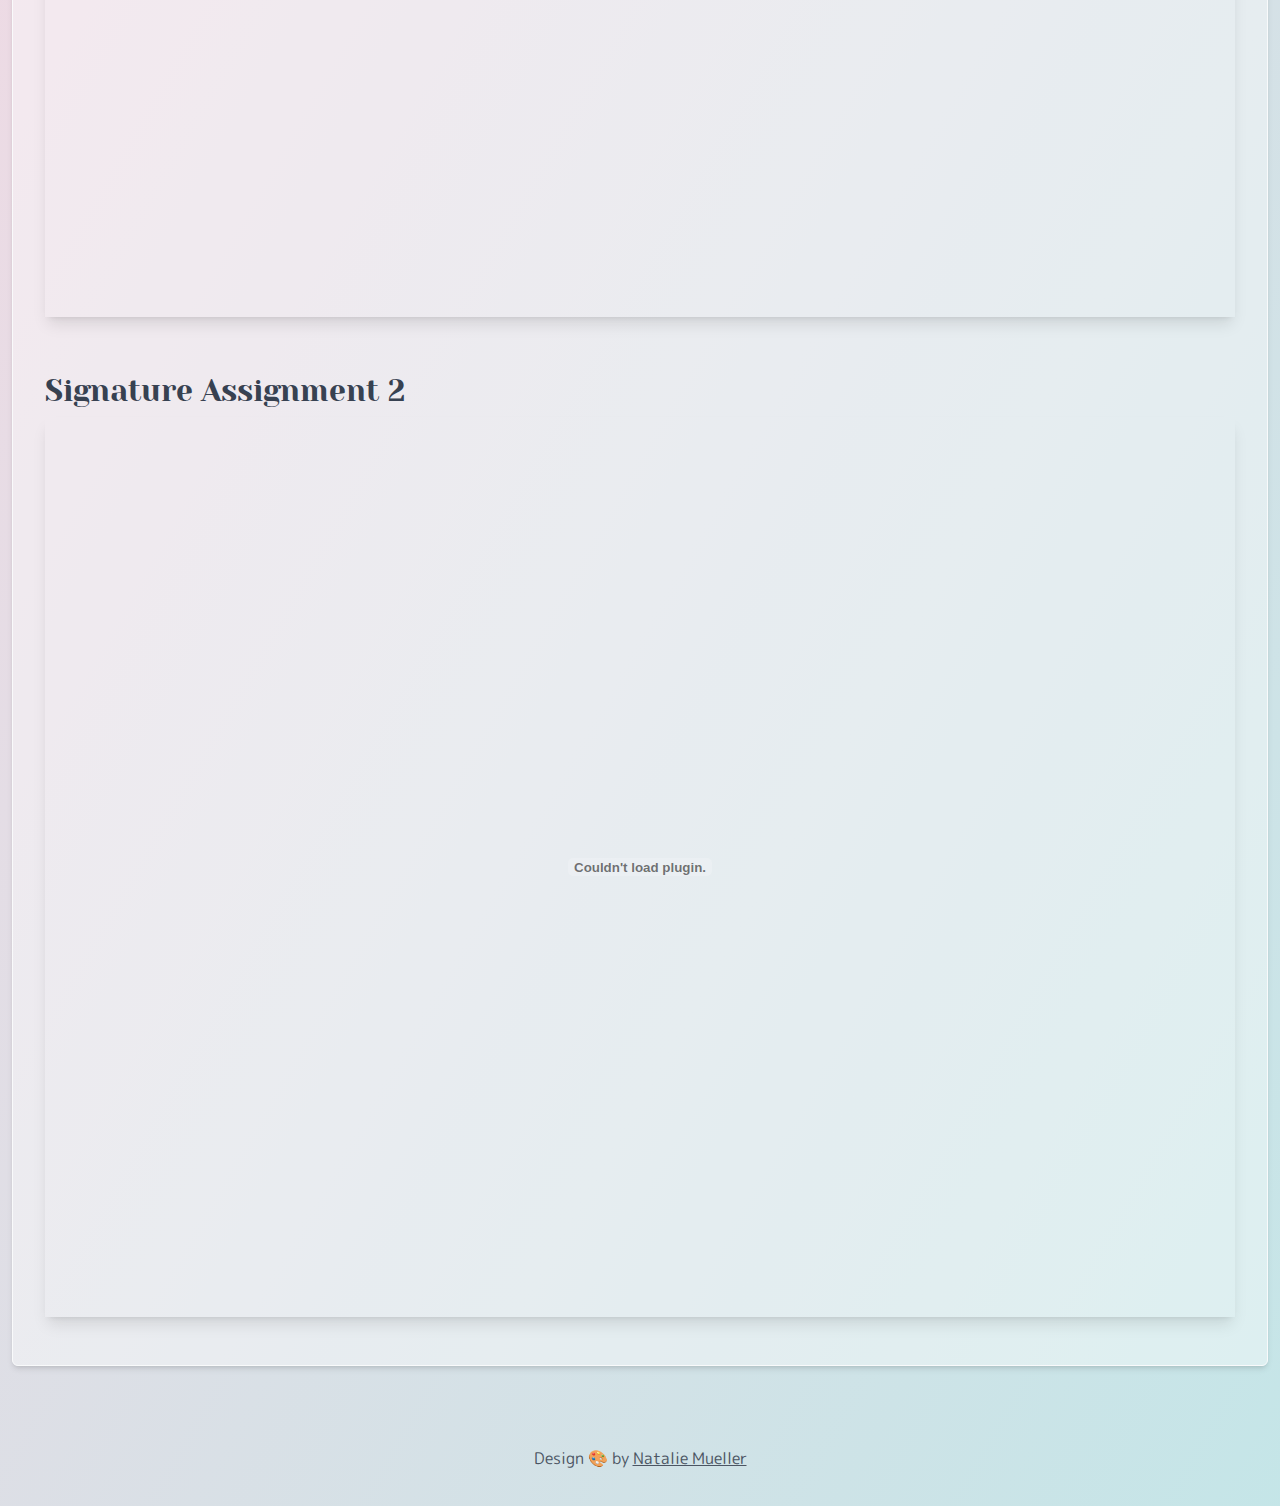
<file: math-1210/index.html>
<!DOCTYPE html><html><head><meta charSet="utf-8"/><meta name="viewport" content="width=device-width, initial-scale=1"/><title>Natalie Mueller - SLCC Student ePortfolio</title><meta name="description" content="SLCC Student ePortfolio for Natalie Mueller"/><meta property="og:title" content="Natalie Mueller - SLCC Student ePortfolio"/><meta property="og:description" content="SLCC Student ePortfolio for Natalie Mueller"/><meta property="og:url" content="nmuelle1slcc.github.io"/><meta name="twitter:title" content="Natalie Mueller - SLCC Student ePortfolio"/><meta name="twitter:description" content="SLCC Student ePortfolio for Natalie Mueller"/><meta property="twitter:url" content="nmuelle1slcc.github.io"/><meta property="og:type" content="website"/><meta property="og:image" content="/images/preview.png?height=536&amp;pad_color=a8edea&amp;width=1026"/><meta property="og:image:secure_url" content="/images/preview.png?height=536&amp;pad_color=a8edea&amp;width=1026"/><meta property="og:image:width" content="1026"/><meta property="og:image:height" content="536"/><meta property="twitter:card" content="summary_large_image"/><meta property="twitter:domain" content="nmuelle1slcc.github.io"/><meta property="twitter:text:title" content="Natalie Mueller - SLCC Student ePortfolio"/><meta property="twitter:image" content="/images/preview.png"/><meta property="msapplication-TileColor" content="#da532c"/><meta property="theme-color" content="#a8edea"/><meta name="next-head-count" content="21"/><link rel="preload" href="/_next/static/css/7a6b8b0be4915fd5.css" as="style"/><link rel="stylesheet" href="/_next/static/css/7a6b8b0be4915fd5.css" data-n-g=""/><noscript data-n-css=""></noscript><script defer="" nomodule="" src="/_next/static/chunks/polyfills-5cd94c89d3acac5f.js"></script><script src="/_next/static/chunks/webpack-69bfa6990bb9e155.js" defer=""></script><script src="/_next/static/chunks/framework-fc97f3f1282ce3ed.js" defer=""></script><script src="/_next/static/chunks/main-250a0b3dc1fc1f02.js" defer=""></script><script src="/_next/static/chunks/pages/_app-f55443f2448c8e66.js" defer=""></script><script src="/_next/static/chunks/879-afb0abb80da73763.js" defer=""></script><script src="/_next/static/chunks/pages/math-1210-36cf6d22b6a92c91.js" defer=""></script><script src="/_next/static/XSWNSIdxTsEEnWkaMZtTh/_buildManifest.js" defer=""></script><script src="/_next/static/XSWNSIdxTsEEnWkaMZtTh/_ssgManifest.js" defer=""></script><script src="/_next/static/XSWNSIdxTsEEnWkaMZtTh/_middlewareManifest.js" defer=""></script></head><body><div id="__next"><div class="container p-3 flex flex-col min-h-screen mx-auto text-lg text-gray-800"><main class="flex-grow"><div class="mt-2"><div class="flex flex-row flex-nowrap justify-between"><a target="_self" class="underline hover:text-red-400" href="/">⬅️ Back</a><a target="_self" class="underline hover:text-red-400" href="/">SLCC ePortfolio - Natalie Mueller</a></div><h2 class="text-base text-gray-600 uppercase border-gray-800 border-opacity-20 border-b mt-10 mb-6">📝 Signature Assignment</h2><div class="container mb-10 p-8 text-gray-600 border-gray-50 border rounded-md bg-white bg-opacity-40 hover:bg-opacity-50 shadow-md hover:shadow-lg transition-all"><div class="flex-1"><h2 class="text-gray-800 subtitle text-2xl border-gray-800 border-opacity-20 border-b">MATH-1210</h2><p class="alt text-sm text-gray-500 mt-1 mb-3">Summer 2022 🌊</p><p class="mb-4"><p class="mb-4">In this course, I learned different concepts like limits and derivatives. These are very useful in a number of real-life applications because you can use them to model things like movement and exponential growth/decay. There are also numerous applications of these concepts in my field, Computer Science: I could create a program that analyzes a company&#x27;s revenue and extrapolate those numbers into projected growth, I could create a program to determine the point in time in which a chemical will have decayed past a specific threshold, and I can also use derivative formulas to create realistic movement mechanics in a video game.</p><p class="mb-4">One valuable skill I learned during the course of this class was finding out how to graph an equation using things like x- and y-intercepts, looking at whether a function is odd or even, critical points, increasing/decreasing intervals, concave up or down intervals, and points of inflection. It is fun being able to put together a sketch piece-by-piece by using several different functions and calculations, even if it is not the most practical thing in the world.</p><p class="mb-4">This class also allowed me to brush up on my algebra. I have heard from a few different people that the hardest part of a calculus class is the algebra, and even though it sounds like a funny joke, I found it to be very true! I can also now see why students need to have a solid understanding of algebra and geometry concepts prior to taking a calculus class.</p><p class="mb-4">And while I wouldn&#x27;t consider this to be a mathematical skill specifically, I learned how to think critically about problems and think about whether an answer I&#x27;ve gotten for a calculation would be a reasonable answer given the context surrounding the problem. I think this is an important skill to have because if you just memorize formulas and don&#x27;t have a good understanding of the why behind the math, it&#x27;s easy to make mistakes and not have a way to self-correct.</p><p>I think that while calculus might not be applicable in every single field of work, it&#x27;s very useful and important in many different applications. It&#x27;s also just fun to work on calculus problems (especially derivatives)!</p></p><div class="text-sm text-gray-600 uppercase mt-6 mb-2">📖 Assignments</div><div class="flex flex-row flex-wrap justify-start gap-3 mb-10"><a class="p-3 text-sm uppercase border rounded-lg shadow-md transition-colors text-center whitespace-nowrap text-white bg-red-400 border-red-500 hover:text-gray-600 hover:bg-gray-100 hover:border-gray-200 " download="" target="_blank" rel="noopener noreferrer" href="/docs/math-1210-signature1.pdf">📄 <!-- -->Signature Assignment 1<!-- --></a><a class="p-3 text-sm uppercase border rounded-lg shadow-md transition-colors text-center whitespace-nowrap text-white bg-red-400 border-red-500 hover:text-gray-600 hover:bg-gray-100 hover:border-gray-200 " download="" target="_blank" rel="noopener noreferrer" href="/docs/math-1210-signature2.pdf">📄 <!-- -->Signature Assignment 2<!-- --></a></div></div><div class="text-sm text-gray-600 uppercase mt-6 mb-2">📄 Embeds</div><div class="flex flex-col gap-y-10"><div class=""><h3 class="text-gray-700 subtitle text-3xl">Signature Assignment 1</h3><div class="shadow-lg"><embed class="w-full h-screen rounded-lg mt-2 mb-4" type="application/pdf" src="/docs/math-1210-signature1.pdf"/></div></div><div class=""><h3 class="text-gray-700 subtitle text-3xl">Signature Assignment 2</h3><div class="shadow-lg"><embed class="w-full h-screen rounded-lg mt-2 mb-4" type="application/pdf" src="/docs/math-1210-signature2.pdf"/></div></div></div></div></div></main><footer class="pt-10 pb-6 text-center text-base text-gray-600">Design 🎨 by <!-- --><a target="_blank" class="underline hover:text-red-400" href="https://github.com/nmuelle1slcc">Natalie Mueller</a></footer></div></div><script id="__NEXT_DATA__" type="application/json">{"props":{"pageProps":{}},"page":"/math-1210","query":{},"buildId":"XSWNSIdxTsEEnWkaMZtTh","nextExport":true,"autoExport":true,"isFallback":false,"scriptLoader":[]}</script></body></html>
</file>
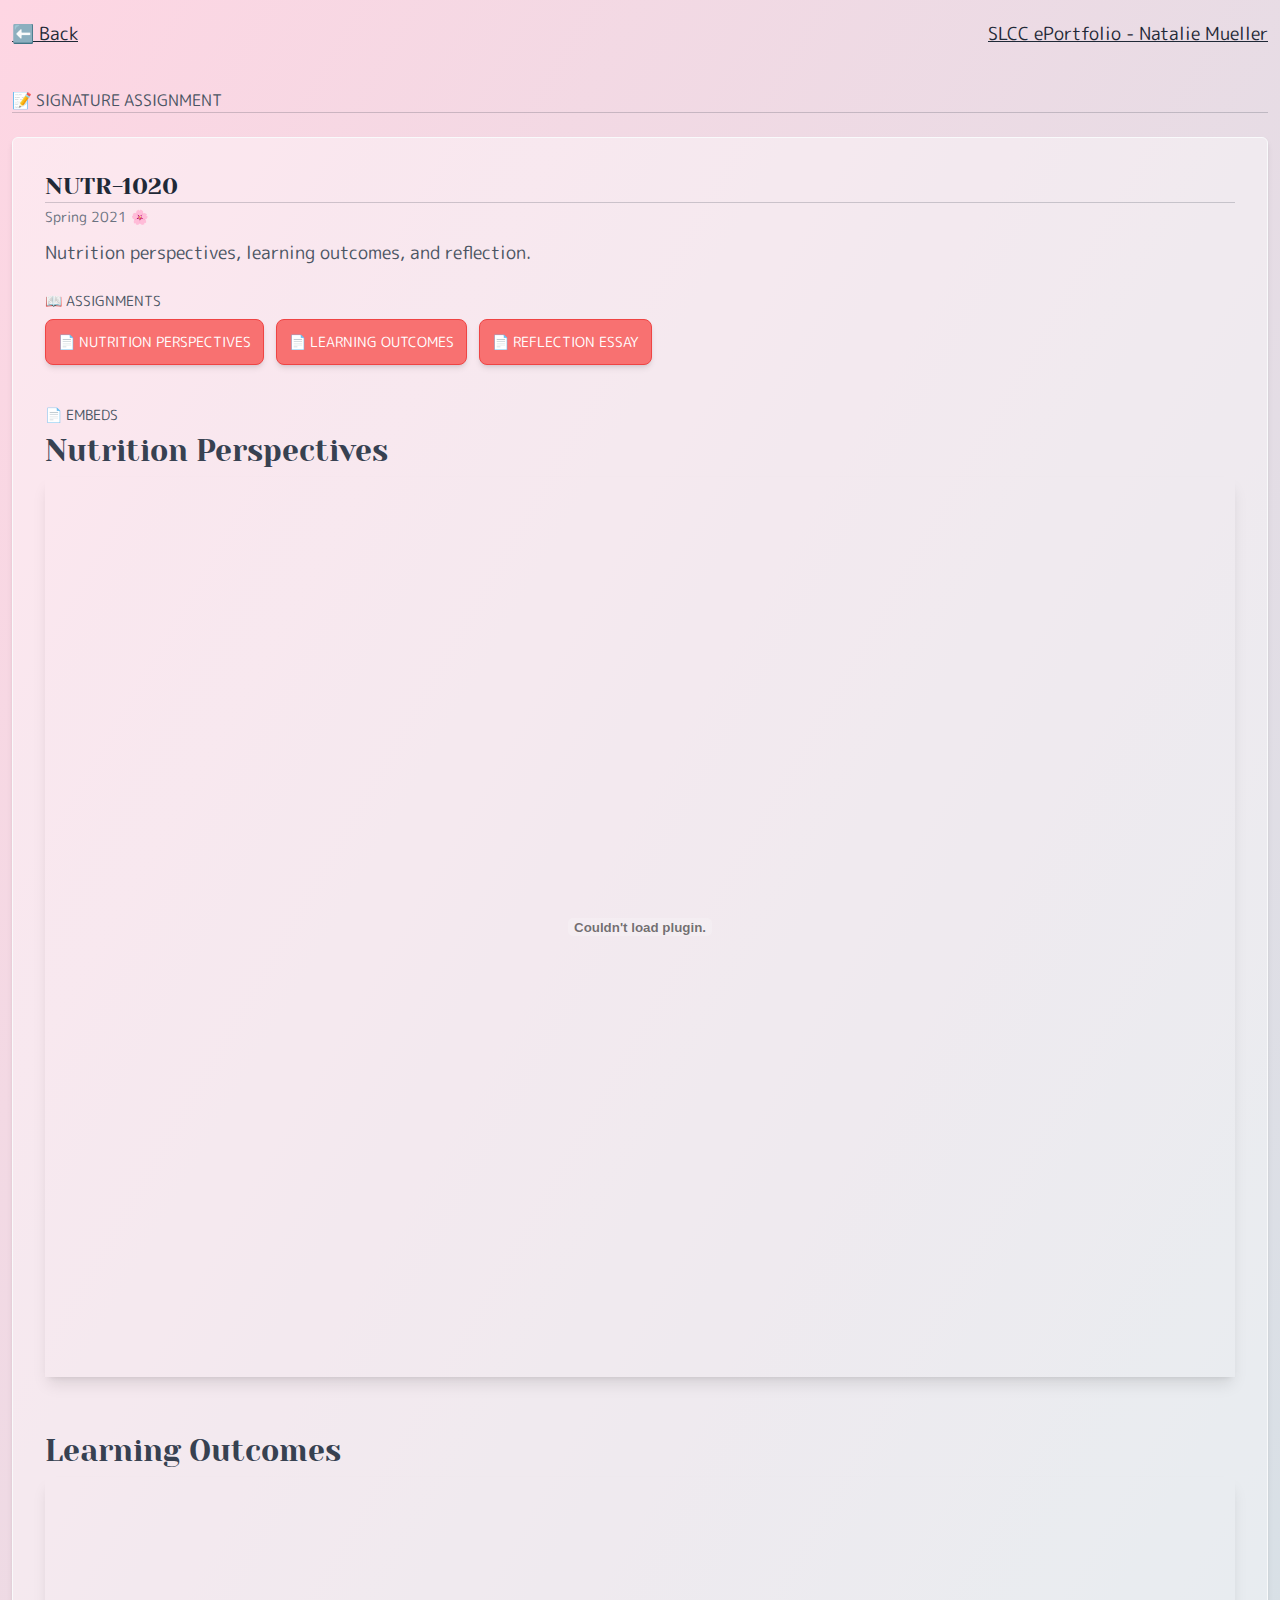
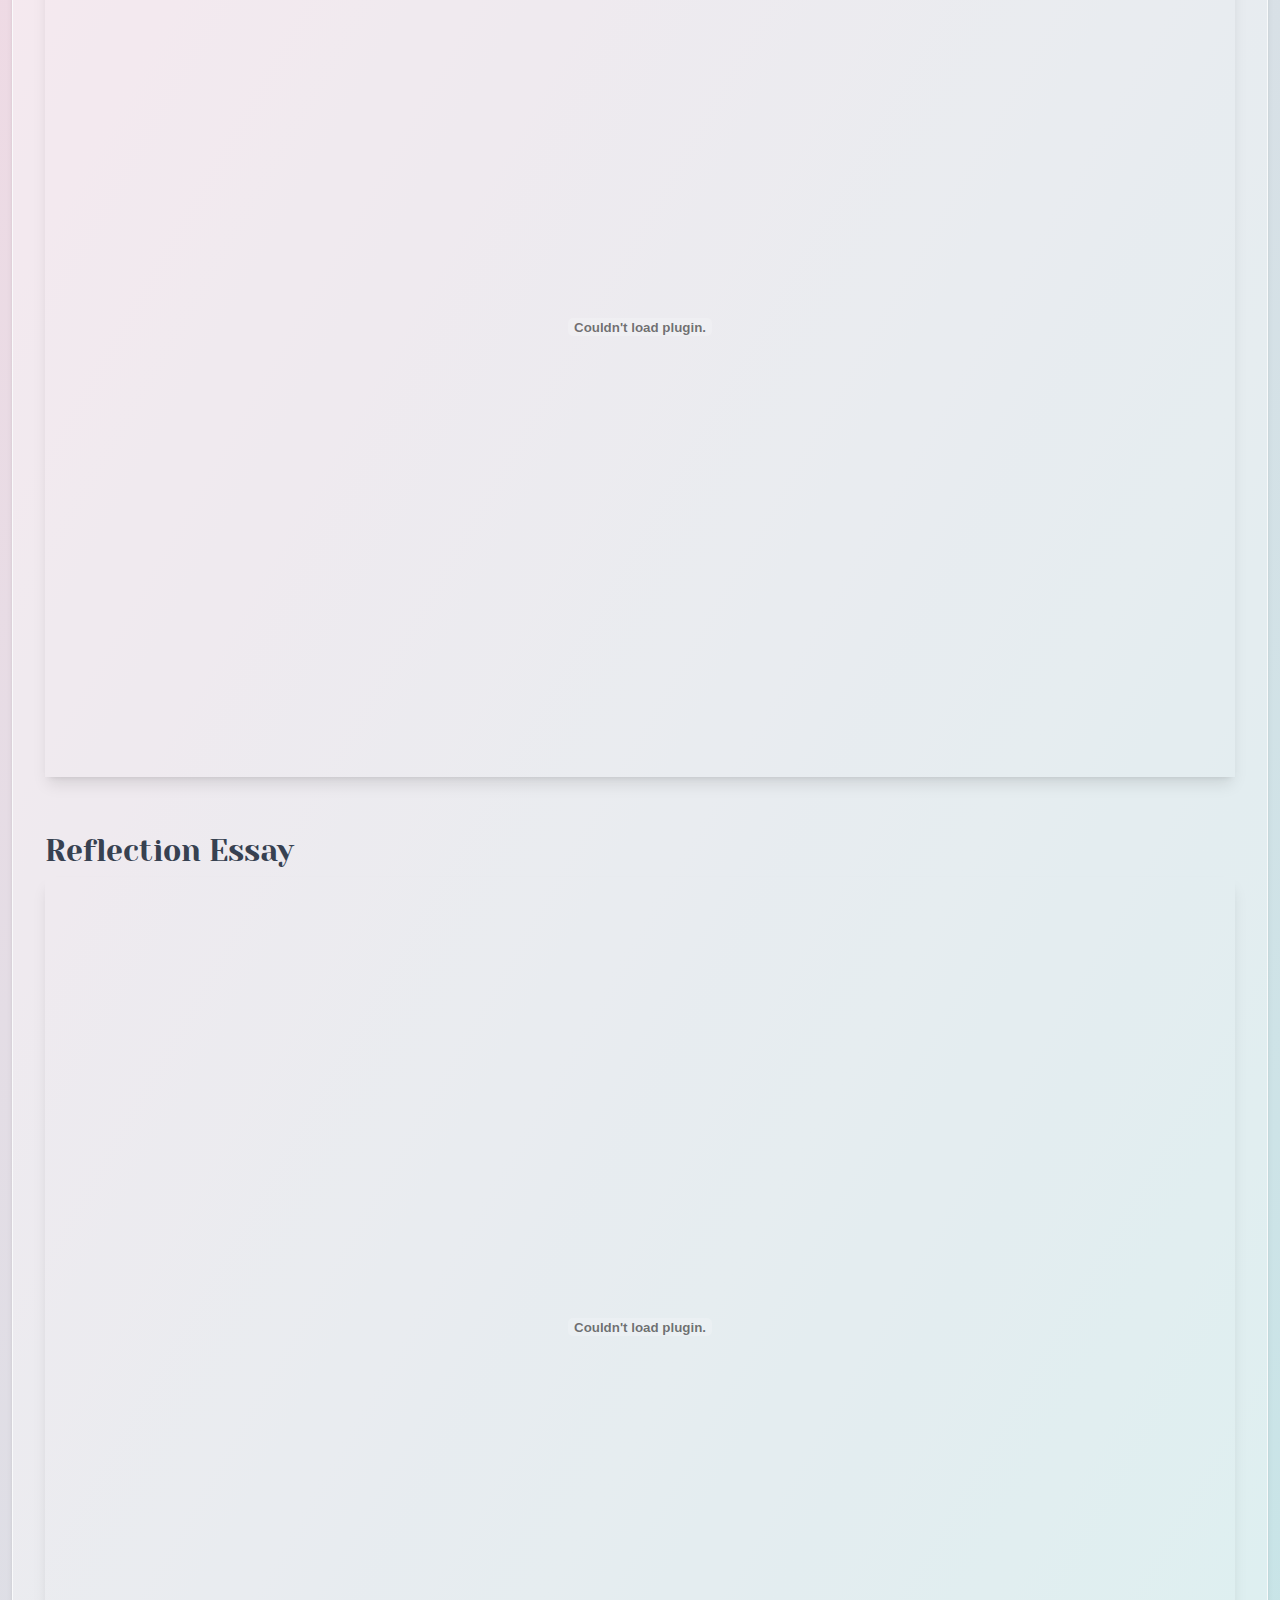
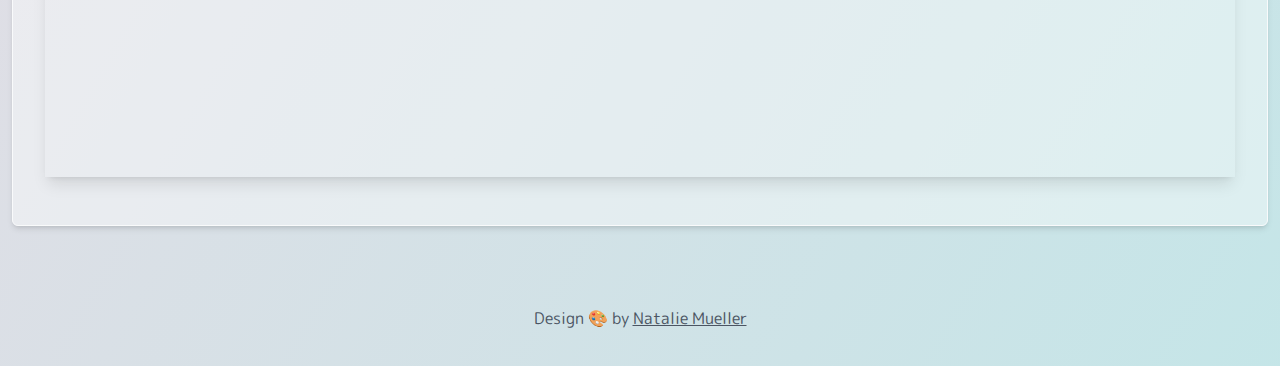
<file: nutr-1020/index.html>
<!DOCTYPE html><html><head><meta charSet="utf-8"/><meta name="viewport" content="width=device-width, initial-scale=1"/><title>Natalie Mueller - SLCC Student ePortfolio</title><meta name="description" content="SLCC Student ePortfolio for Natalie Mueller"/><meta property="og:title" content="Natalie Mueller - SLCC Student ePortfolio"/><meta property="og:description" content="SLCC Student ePortfolio for Natalie Mueller"/><meta property="og:url" content="nmuelle1slcc.github.io"/><meta name="twitter:title" content="Natalie Mueller - SLCC Student ePortfolio"/><meta name="twitter:description" content="SLCC Student ePortfolio for Natalie Mueller"/><meta property="twitter:url" content="nmuelle1slcc.github.io"/><meta property="og:type" content="website"/><meta property="og:image" content="/images/preview.png?height=536&amp;pad_color=a8edea&amp;width=1026"/><meta property="og:image:secure_url" content="/images/preview.png?height=536&amp;pad_color=a8edea&amp;width=1026"/><meta property="og:image:width" content="1026"/><meta property="og:image:height" content="536"/><meta property="twitter:card" content="summary_large_image"/><meta property="twitter:domain" content="nmuelle1slcc.github.io"/><meta property="twitter:text:title" content="Natalie Mueller - SLCC Student ePortfolio"/><meta property="twitter:image" content="/images/preview.png"/><meta property="msapplication-TileColor" content="#da532c"/><meta property="theme-color" content="#a8edea"/><meta name="next-head-count" content="21"/><link rel="preload" href="/_next/static/css/7a6b8b0be4915fd5.css" as="style"/><link rel="stylesheet" href="/_next/static/css/7a6b8b0be4915fd5.css" data-n-g=""/><noscript data-n-css=""></noscript><script defer="" nomodule="" src="/_next/static/chunks/polyfills-5cd94c89d3acac5f.js"></script><script src="/_next/static/chunks/webpack-69bfa6990bb9e155.js" defer=""></script><script src="/_next/static/chunks/framework-fc97f3f1282ce3ed.js" defer=""></script><script src="/_next/static/chunks/main-250a0b3dc1fc1f02.js" defer=""></script><script src="/_next/static/chunks/pages/_app-f55443f2448c8e66.js" defer=""></script><script src="/_next/static/chunks/879-afb0abb80da73763.js" defer=""></script><script src="/_next/static/chunks/pages/nutr-1020-1f82e61eb68f73ee.js" defer=""></script><script src="/_next/static/XSWNSIdxTsEEnWkaMZtTh/_buildManifest.js" defer=""></script><script src="/_next/static/XSWNSIdxTsEEnWkaMZtTh/_ssgManifest.js" defer=""></script><script src="/_next/static/XSWNSIdxTsEEnWkaMZtTh/_middlewareManifest.js" defer=""></script></head><body><div id="__next"><div class="container p-3 flex flex-col min-h-screen mx-auto text-lg text-gray-800"><main class="flex-grow"><div class="mt-2"><div class="flex flex-row flex-nowrap justify-between"><a target="_self" class="underline hover:text-red-400" href="/">⬅️ Back</a><a target="_self" class="underline hover:text-red-400" href="/">SLCC ePortfolio - Natalie Mueller</a></div><h2 class="text-base text-gray-600 uppercase border-gray-800 border-opacity-20 border-b mt-10 mb-6">📝 Signature Assignment</h2><div class="container mb-10 p-8 text-gray-600 border-gray-50 border rounded-md bg-white bg-opacity-40 hover:bg-opacity-50 shadow-md hover:shadow-lg transition-all"><div class="flex-1"><h2 class="text-gray-800 subtitle text-2xl border-gray-800 border-opacity-20 border-b">NUTR-1020</h2><p class="alt text-sm text-gray-500 mt-1 mb-3">Spring 2021 🌸</p><p class="mb-4">Nutrition perspectives, learning outcomes, and reflection.</p><div class="text-sm text-gray-600 uppercase mt-6 mb-2">📖 Assignments</div><div class="flex flex-row flex-wrap justify-start gap-3 mb-10"><a class="p-3 text-sm uppercase border rounded-lg shadow-md transition-colors text-center whitespace-nowrap text-white bg-red-400 border-red-500 hover:text-gray-600 hover:bg-gray-100 hover:border-gray-200 " download="" target="_blank" rel="noopener noreferrer" href="/docs/nutr-1020-perspectives.pdf">📄 <!-- -->Nutrition Perspectives<!-- --></a><a class="p-3 text-sm uppercase border rounded-lg shadow-md transition-colors text-center whitespace-nowrap text-white bg-red-400 border-red-500 hover:text-gray-600 hover:bg-gray-100 hover:border-gray-200 " download="" target="_blank" rel="noopener noreferrer" href="/docs/nutr-1020-outcomes.pdf">📄 <!-- -->Learning Outcomes<!-- --></a><a class="p-3 text-sm uppercase border rounded-lg shadow-md transition-colors text-center whitespace-nowrap text-white bg-red-400 border-red-500 hover:text-gray-600 hover:bg-gray-100 hover:border-gray-200 " download="" target="_blank" rel="noopener noreferrer" href="/docs/nutr-1020-reflection.pdf">📄 <!-- -->Reflection Essay<!-- --></a></div></div><div class="text-sm text-gray-600 uppercase mt-6 mb-2">📄 Embeds</div><div class="flex flex-col gap-y-10"><div class=""><h3 class="text-gray-700 subtitle text-3xl">Nutrition Perspectives</h3><div class="shadow-lg"><embed class="w-full h-screen rounded-lg mt-2 mb-4" type="application/pdf" src="/docs/nutr-1020-perspectives.pdf"/></div></div><div class=""><h3 class="text-gray-700 subtitle text-3xl">Learning Outcomes</h3><div class="shadow-lg"><embed class="w-full h-screen rounded-lg mt-2 mb-4" type="application/pdf" src="/docs/nutr-1020-outcomes.pdf"/></div></div><div class=""><h3 class="text-gray-700 subtitle text-3xl">Reflection Essay</h3><div class="shadow-lg"><embed class="w-full h-screen rounded-lg mt-2 mb-4" type="application/pdf" src="/docs/nutr-1020-reflection.pdf"/></div></div></div></div></div></main><footer class="pt-10 pb-6 text-center text-base text-gray-600">Design 🎨 by <!-- --><a target="_blank" class="underline hover:text-red-400" href="https://github.com/nmuelle1slcc">Natalie Mueller</a></footer></div></div><script id="__NEXT_DATA__" type="application/json">{"props":{"pageProps":{}},"page":"/nutr-1020","query":{},"buildId":"XSWNSIdxTsEEnWkaMZtTh","nextExport":true,"autoExport":true,"isFallback":false,"scriptLoader":[]}</script></body></html>
</file>
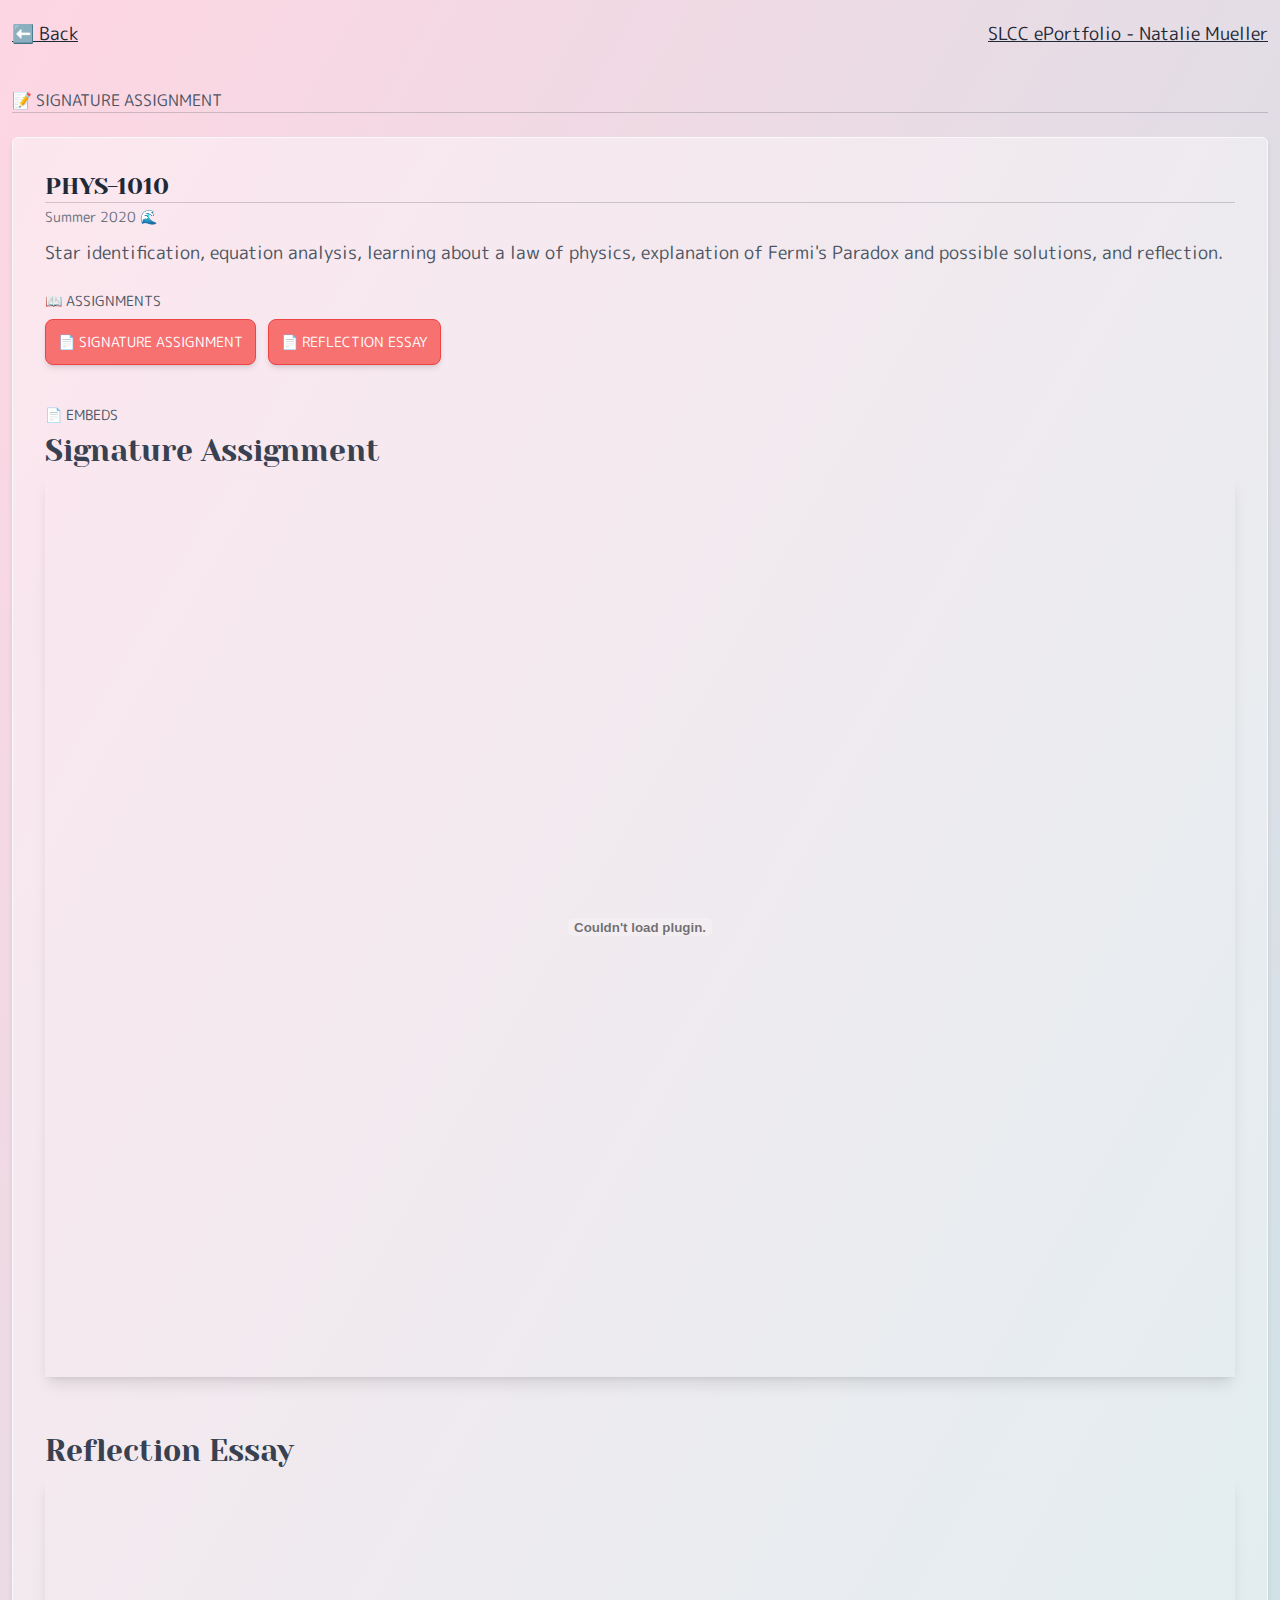
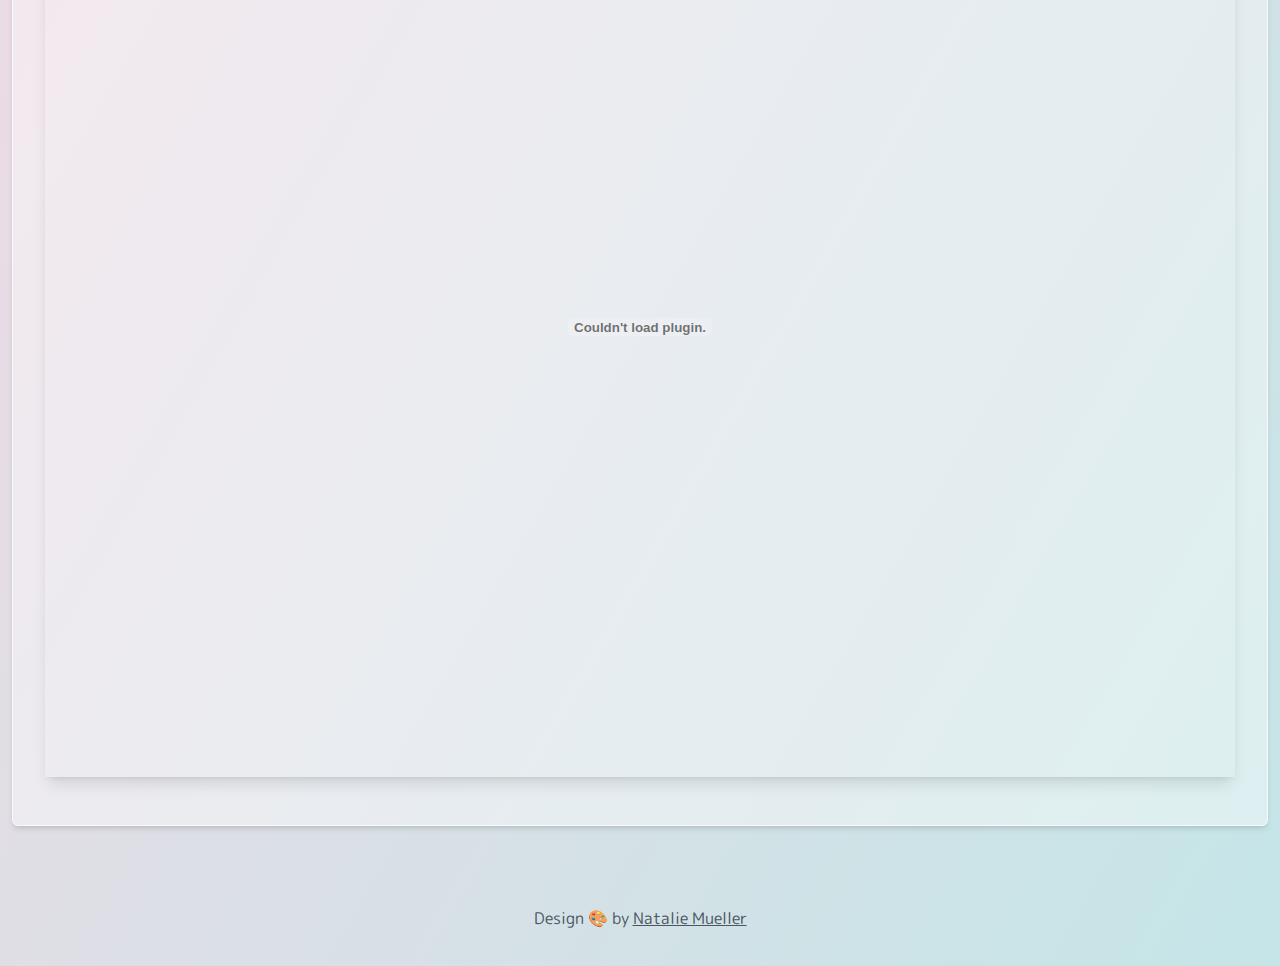
<file: phys-1010/index.html>
<!DOCTYPE html><html><head><meta charSet="utf-8"/><meta name="viewport" content="width=device-width, initial-scale=1"/><title>Natalie Mueller - SLCC Student ePortfolio</title><meta name="description" content="SLCC Student ePortfolio for Natalie Mueller"/><meta property="og:title" content="Natalie Mueller - SLCC Student ePortfolio"/><meta property="og:description" content="SLCC Student ePortfolio for Natalie Mueller"/><meta property="og:url" content="nmuelle1slcc.github.io"/><meta name="twitter:title" content="Natalie Mueller - SLCC Student ePortfolio"/><meta name="twitter:description" content="SLCC Student ePortfolio for Natalie Mueller"/><meta property="twitter:url" content="nmuelle1slcc.github.io"/><meta property="og:type" content="website"/><meta property="og:image" content="/images/preview.png?height=536&amp;pad_color=a8edea&amp;width=1026"/><meta property="og:image:secure_url" content="/images/preview.png?height=536&amp;pad_color=a8edea&amp;width=1026"/><meta property="og:image:width" content="1026"/><meta property="og:image:height" content="536"/><meta property="twitter:card" content="summary_large_image"/><meta property="twitter:domain" content="nmuelle1slcc.github.io"/><meta property="twitter:text:title" content="Natalie Mueller - SLCC Student ePortfolio"/><meta property="twitter:image" content="/images/preview.png"/><meta property="msapplication-TileColor" content="#da532c"/><meta property="theme-color" content="#a8edea"/><meta name="next-head-count" content="21"/><link rel="preload" href="/_next/static/css/7a6b8b0be4915fd5.css" as="style"/><link rel="stylesheet" href="/_next/static/css/7a6b8b0be4915fd5.css" data-n-g=""/><noscript data-n-css=""></noscript><script defer="" nomodule="" src="/_next/static/chunks/polyfills-5cd94c89d3acac5f.js"></script><script src="/_next/static/chunks/webpack-69bfa6990bb9e155.js" defer=""></script><script src="/_next/static/chunks/framework-fc97f3f1282ce3ed.js" defer=""></script><script src="/_next/static/chunks/main-250a0b3dc1fc1f02.js" defer=""></script><script src="/_next/static/chunks/pages/_app-f55443f2448c8e66.js" defer=""></script><script src="/_next/static/chunks/879-afb0abb80da73763.js" defer=""></script><script src="/_next/static/chunks/pages/phys-1010-afba13a0d5dc3df6.js" defer=""></script><script src="/_next/static/XSWNSIdxTsEEnWkaMZtTh/_buildManifest.js" defer=""></script><script src="/_next/static/XSWNSIdxTsEEnWkaMZtTh/_ssgManifest.js" defer=""></script><script src="/_next/static/XSWNSIdxTsEEnWkaMZtTh/_middlewareManifest.js" defer=""></script></head><body><div id="__next"><div class="container p-3 flex flex-col min-h-screen mx-auto text-lg text-gray-800"><main class="flex-grow"><div class="mt-2"><div class="flex flex-row flex-nowrap justify-between"><a target="_self" class="underline hover:text-red-400" href="/">⬅️ Back</a><a target="_self" class="underline hover:text-red-400" href="/">SLCC ePortfolio - Natalie Mueller</a></div><h2 class="text-base text-gray-600 uppercase border-gray-800 border-opacity-20 border-b mt-10 mb-6">📝 Signature Assignment</h2><div class="container mb-10 p-8 text-gray-600 border-gray-50 border rounded-md bg-white bg-opacity-40 hover:bg-opacity-50 shadow-md hover:shadow-lg transition-all"><div class="flex-1"><h2 class="text-gray-800 subtitle text-2xl border-gray-800 border-opacity-20 border-b">PHYS-1010</h2><p class="alt text-sm text-gray-500 mt-1 mb-3">Summer 2020 🌊</p><p class="mb-4">Star identification, equation analysis, learning about a law of physics, explanation of Fermi&#x27;s Paradox and possible solutions, and reflection.</p><div class="text-sm text-gray-600 uppercase mt-6 mb-2">📖 Assignments</div><div class="flex flex-row flex-wrap justify-start gap-3 mb-10"><a class="p-3 text-sm uppercase border rounded-lg shadow-md transition-colors text-center whitespace-nowrap text-white bg-red-400 border-red-500 hover:text-gray-600 hover:bg-gray-100 hover:border-gray-200 " download="" target="_blank" rel="noopener noreferrer" href="/docs/phys-1010-signature.pdf">📄 <!-- -->Signature Assignment<!-- --></a><a class="p-3 text-sm uppercase border rounded-lg shadow-md transition-colors text-center whitespace-nowrap text-white bg-red-400 border-red-500 hover:text-gray-600 hover:bg-gray-100 hover:border-gray-200 " download="" target="_blank" rel="noopener noreferrer" href="/docs/phys-1010-reflection.pdf">📄 <!-- -->Reflection Essay<!-- --></a></div></div><div class="text-sm text-gray-600 uppercase mt-6 mb-2">📄 Embeds</div><div class="flex flex-col gap-y-10"><div class=""><h3 class="text-gray-700 subtitle text-3xl">Signature Assignment</h3><div class="shadow-lg"><embed class="w-full h-screen rounded-lg mt-2 mb-4" type="application/pdf" src="/docs/phys-1010-signature.pdf"/></div></div><div class=""><h3 class="text-gray-700 subtitle text-3xl">Reflection Essay</h3><div class="shadow-lg"><embed class="w-full h-screen rounded-lg mt-2 mb-4" type="application/pdf" src="/docs/phys-1010-reflection.pdf"/></div></div></div></div></div></main><footer class="pt-10 pb-6 text-center text-base text-gray-600">Design 🎨 by <!-- --><a target="_blank" class="underline hover:text-red-400" href="https://github.com/nmuelle1slcc">Natalie Mueller</a></footer></div></div><script id="__NEXT_DATA__" type="application/json">{"props":{"pageProps":{}},"page":"/phys-1010","query":{},"buildId":"XSWNSIdxTsEEnWkaMZtTh","nextExport":true,"autoExport":true,"isFallback":false,"scriptLoader":[]}</script></body></html>
</file>
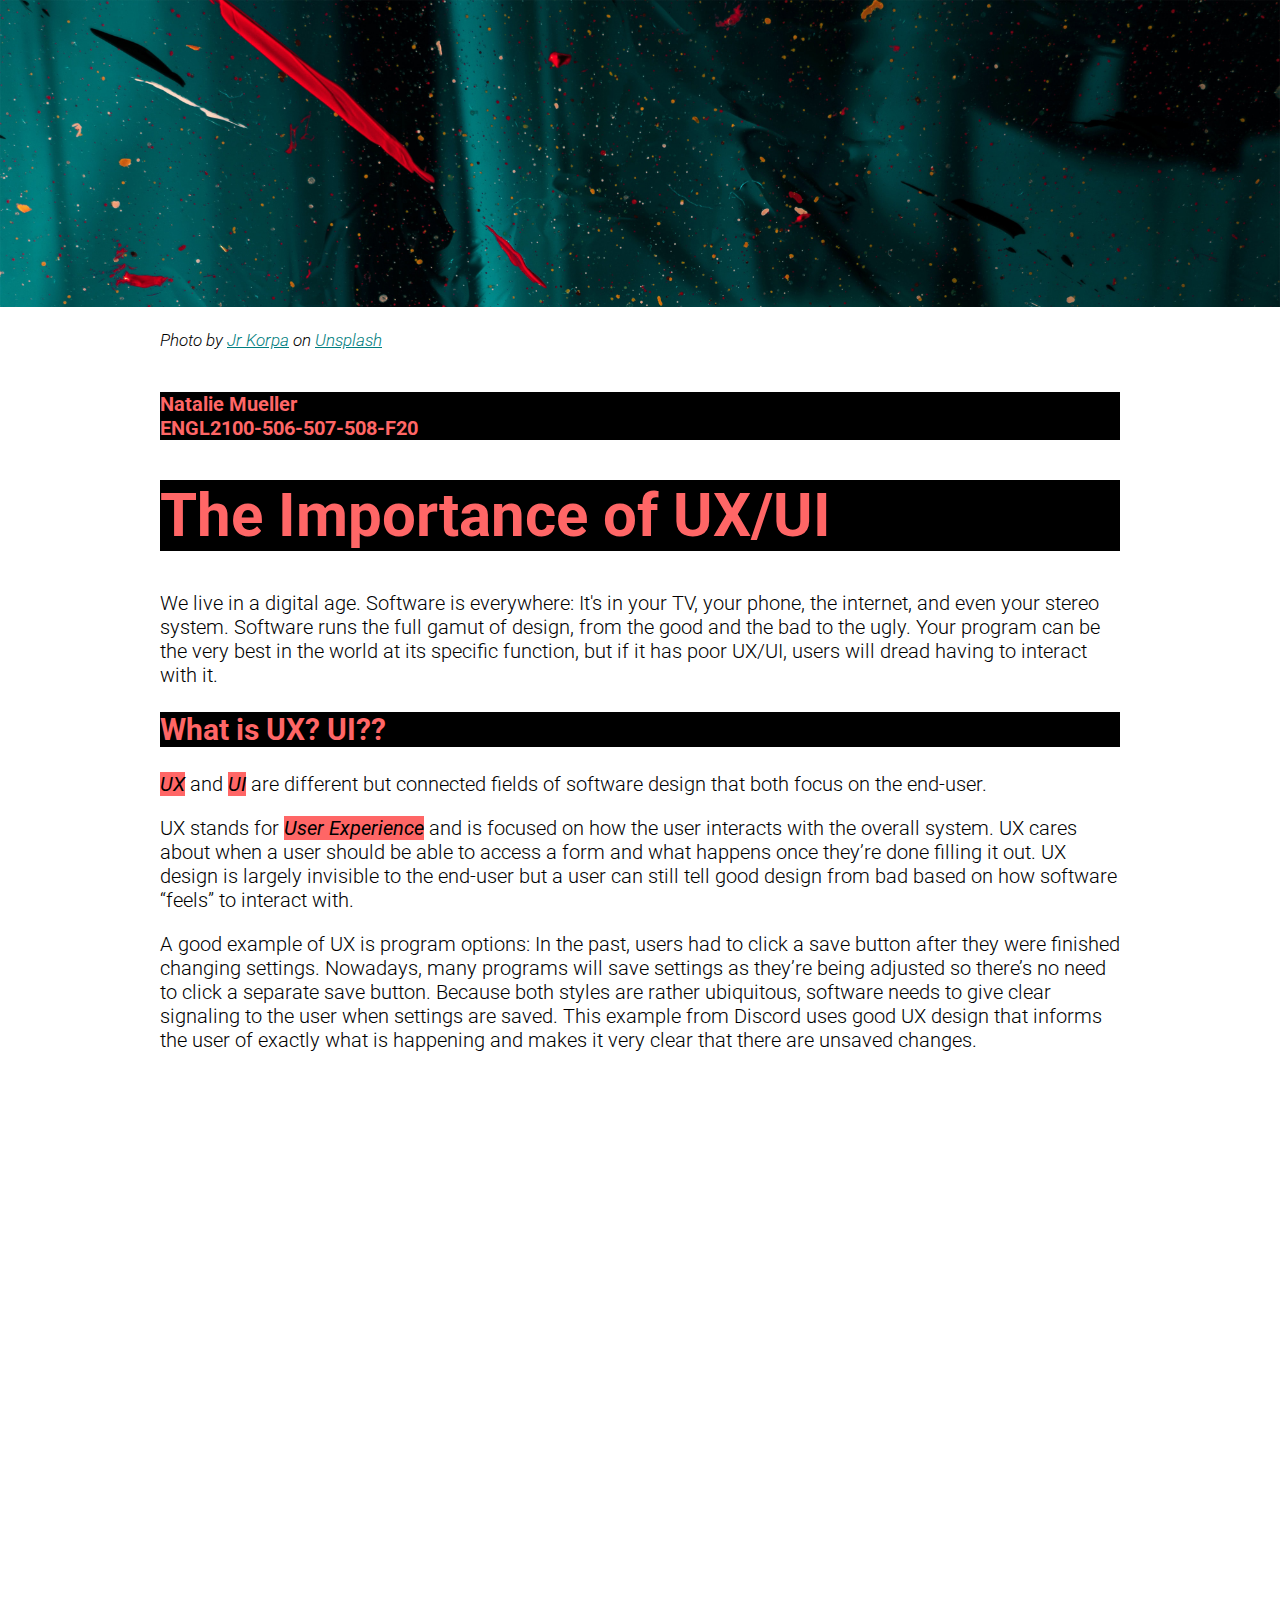
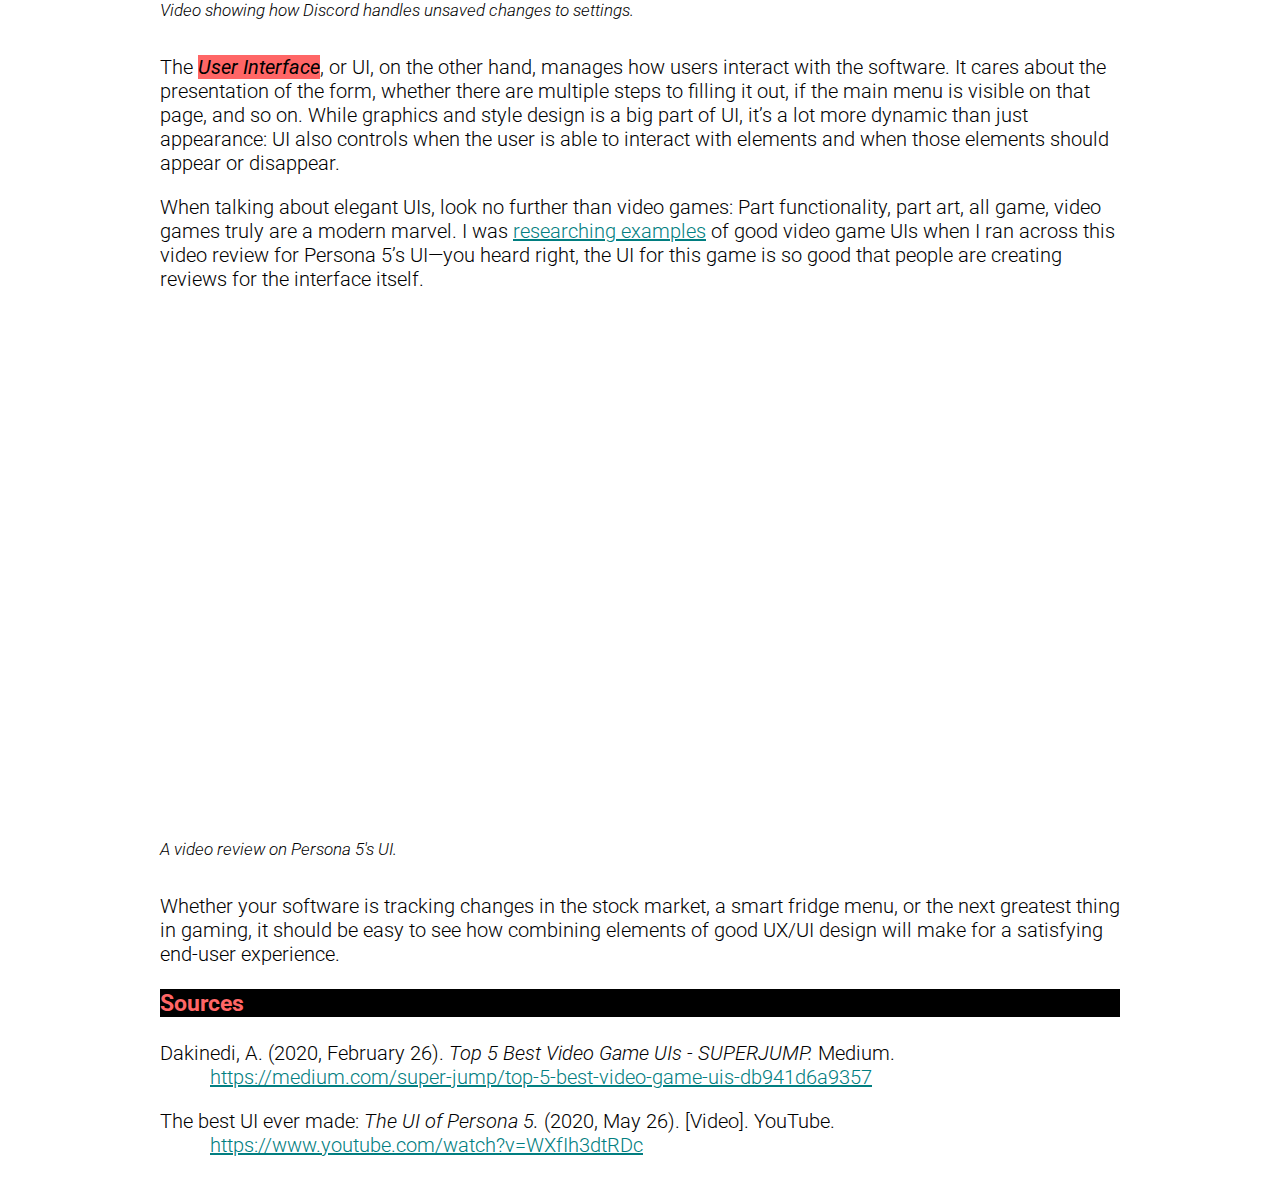
<file: docs/uxui.html>
<!DOCTYPE HTML>
<html lang=en>

<head>
    <title>The Importance of UX/UI - Natalie Mueller</title>
    <meta charset="utf-8">
    <meta name="viewport" content="width=device-width, initial-scale=1, shrink-to-fit=no">
    <meta name="description" content="Essay on the importance of UX/UI when it comes to software design.">
    <link rel="stylesheet" href="uxui.css" />
</head>

<body>
    <img src="splash.jpg" style="width: 100%; height: auto;"/>
    <div class="main">
        <small>Photo by <a href="https://unsplash.com/@korpa?utm_source=unsplash&amp;utm_medium=referral&amp;utm_content=creditCopyText">Jr Korpa</a> on 
            <a href="https://unsplash.com/?utm_source=unsplash&amp;utm_medium=referral&amp;utm_content=creditCopyText">Unsplash</a></small>
        <h4>Natalie Mueller<br />
            ENGL2100-506-507-508-F20</h4>

        <h1>The Importance of UX/UI</h1>
        <p>We live in a digital age. Software is everywhere: It's in your TV, your phone, the internet, and even your stereo system.
            Software runs the full gamut of design, from the good and the bad to the ugly. Your program can be
            the very best in the world at its specific function, but if it has poor UX/UI, users will dread having to
            interact with it.</p>
        <h2>What is UX? UI??</h2>
        <p><strong>UX</strong> and <strong>UI</strong> are different but connected fields of software design that both focus on the end-user.</p>
        <p>UX stands for <strong>User Experience</strong> and is focused on how the user interacts with the overall system. UX cares
            about when a user should be able to access a form and what happens once they’re done filling it out. UX
            design is largely invisible to the end-user but a user can still tell good design from bad based on how
            software “feels” to interact with.</p>
        <p>A good example of UX is program options: In the past, users had to click a save button after they were
            finished changing settings. Nowadays, many programs will save settings as they’re being adjusted so there’s
            no need to click a separate save button. Because both styles are rather ubiquitous, software needs to give
            clear signaling to the user when settings are saved. This example from Discord uses good UX design that
            informs the user of exactly what is happening and makes it very clear that there are unsaved changes.</p>

        <iframe width="100%" height="520" src="https://www.youtube.com/embed/4JO5wW4dA4M" frameborder="0"
            allow="accelerometer; autoplay; clipboard-write; encrypted-media; gyroscope; picture-in-picture"
            allowfullscreen></iframe>
            <small>Video showing how Discord handles unsaved changes to settings.</small>

        <p>The <strong>User Interface</strong>, or UI, on the other hand, manages how users interact with the software. It cares about
            the presentation of the form, whether there are multiple steps to filling it out, if the main menu is
            visible on that page, and so on. While graphics and style design is a big part of UI, it’s a lot more
            dynamic than just appearance: UI also controls when the user is able to interact with elements and when
            those elements should appear or disappear.</p>
        <p>When talking about elegant UIs, look no further than video games: Part functionality, part art, all game,
            video games truly are a modern marvel. I was
            <a href="https://medium.com/super-jump/top-5-best-video-game-uis-db941d6a9357">researching examples</a> of
            good video game UIs when I ran across this video review for Persona 5’s UI—you heard right, the UI for this
            game is so good that people are creating reviews for the interface itself.</p>

        <iframe width="100%" height="520" src="https://www.youtube.com/embed/WXfIh3dtRDc" frameborder="0"
            allow="accelerometer; autoplay; clipboard-write; encrypted-media; gyroscope; picture-in-picture"
            allowfullscreen></iframe>
            <small>A video review on Persona 5's UI.</small>

        <p>Whether your software is tracking changes in the stock market, a smart fridge menu, or the next
            greatest thing in gaming, it should be easy to see how combining elements of good UX/UI design will make for
            a satisfying end-user experience.</p>

        <h3>Sources</h3>
        <p class="sources">Dakinedi, A. (2020, February 26). <i>Top 5 Best Video Game UIs - SUPERJUMP.</i> Medium. 
            <a href="https://medium.com/super-jump/top-5-best-video-game-uis-db941d6a9357">
                https://medium.com/super-jump/top-5-best-video-game-uis-db941d6a9357
            </a></p>

        <p class="sources">The best UI ever made: <i>The UI of Persona 5.</i> (2020, May 26). [Video]. YouTube. 
            <a href="https://www.youtube.com/watch?v=WXfIh3dtRDc">https://www.youtube.com/watch?v=WXfIh3dtRDc</a></p>

    </div>
</body>

</html>
</file>
<file: docs/uxui.css>
@import url('https://fonts.googleapis.com/css2?family=Roboto&display=swap');

@media (min-width: 576px) {
    .main {
        max-width: 540px;
    }
}

@media (min-width: 768px) {
    .main {
        max-width: 720px;
    }
}

@media (min-width: 992px) {
    .main {
      max-width: 960px;
    }
}

body {
    margin: 0;
    font-family: 'Roboto', Tahoma, Geneva, Verdana, sans-serif;
    font-weight: 300;
    font-size: 1.25em;
}

.main {
    width: 100%;
    margin-right: auto;
    margin-left: auto;
    padding: 15px;
}

h1, h2, h3, h4, h5, h6 {
    background-color: #000;
    color: #ff6666;
}

h1 {
    font-size:3em;
}

strong {
    background-color: #ff6666;
    font-style: italic;
}

small {
    display: inline-block;
    font-style: italic;
    padding-bottom: 15px;
}

a:link, a:visited {
    color: #017e80;
}

a:hover {
    background-color: #000;
    color: #ff6666;
}

.sources {
    padding-left: 50px;
    text-indent: -50px;
}
</file>
<file: _next/static/css/7a6b8b0be4915fd5.css>
@import url("https://fonts.googleapis.com/css2?family=M+PLUS+Rounded+1c:wght@400;700&family=Smooch&family=Yeseva+One&display=swap");

/* ! tailwindcss v3.0.24 | MIT License | https://tailwindcss.com */*,:after,:before{box-sizing:border-box;border:0 solid #e5e7eb}:after,:before{--tw-content:""}html{line-height:1.5;-webkit-text-size-adjust:100%;-moz-tab-size:4;-o-tab-size:4;tab-size:4;font-family:ui-sans-serif,system-ui,-apple-system,BlinkMacSystemFont,Segoe UI,Roboto,Helvetica Neue,Arial,Noto Sans,sans-serif,Apple Color Emoji,Segoe UI Emoji,Segoe UI Symbol,Noto Color Emoji}body{margin:0;line-height:inherit}hr{height:0;color:inherit;border-top-width:1px}abbr:where([title]){-webkit-text-decoration:underline dotted;text-decoration:underline dotted}h1,h2,h3,h4,h5,h6{font-size:inherit;font-weight:inherit}a{color:inherit;text-decoration:inherit}b,strong{font-weight:bolder}code,kbd,pre,samp{font-family:ui-monospace,SFMono-Regular,Menlo,Monaco,Consolas,Liberation Mono,Courier New,monospace;font-size:1em}small{font-size:80%}sub,sup{font-size:75%;line-height:0;position:relative;vertical-align:baseline}sub{bottom:-.25em}sup{top:-.5em}table{text-indent:0;border-color:inherit;border-collapse:collapse}button,input,optgroup,select,textarea{font-family:inherit;font-size:100%;line-height:inherit;color:inherit;margin:0;padding:0}button,select{text-transform:none}[type=button],[type=reset],[type=submit],button{-webkit-appearance:button;background-color:transparent;background-image:none}:-moz-focusring{outline:auto}:-moz-ui-invalid{box-shadow:none}progress{vertical-align:baseline}::-webkit-inner-spin-button,::-webkit-outer-spin-button{height:auto}[type=search]{-webkit-appearance:textfield;outline-offset:-2px}::-webkit-search-decoration{-webkit-appearance:none}::-webkit-file-upload-button{-webkit-appearance:button;font:inherit}summary{display:list-item}blockquote,dd,dl,figure,h1,h2,h3,h4,h5,h6,hr,p,pre{margin:0}fieldset{margin:0}fieldset,legend{padding:0}menu,ol,ul{list-style:none;margin:0;padding:0}textarea{resize:vertical}input::-moz-placeholder,textarea::-moz-placeholder{opacity:1;color:#9ca3af}input:-ms-input-placeholder,textarea:-ms-input-placeholder{opacity:1;color:#9ca3af}input::placeholder,textarea::placeholder{opacity:1;color:#9ca3af}[role=button],button{cursor:pointer}:disabled{cursor:default}audio,canvas,embed,iframe,img,object,svg,video{display:block;vertical-align:middle}img,video{max-width:100%;height:auto}[hidden]{display:none}*,:after,:before{--tw-translate-x:0;--tw-translate-y:0;--tw-rotate:0;--tw-skew-x:0;--tw-skew-y:0;--tw-scale-x:1;--tw-scale-y:1;--tw-pan-x: ;--tw-pan-y: ;--tw-pinch-zoom: ;--tw-scroll-snap-strictness:proximity;--tw-ordinal: ;--tw-slashed-zero: ;--tw-numeric-figure: ;--tw-numeric-spacing: ;--tw-numeric-fraction: ;--tw-ring-inset: ;--tw-ring-offset-width:0px;--tw-ring-offset-color:#fff;--tw-ring-color:rgba(59,130,246,.5);--tw-ring-offset-shadow:0 0 #0000;--tw-ring-shadow:0 0 #0000;--tw-shadow:0 0 #0000;--tw-shadow-colored:0 0 #0000;--tw-blur: ;--tw-brightness: ;--tw-contrast: ;--tw-grayscale: ;--tw-hue-rotate: ;--tw-invert: ;--tw-saturate: ;--tw-sepia: ;--tw-drop-shadow: ;--tw-backdrop-blur: ;--tw-backdrop-brightness: ;--tw-backdrop-contrast: ;--tw-backdrop-grayscale: ;--tw-backdrop-hue-rotate: ;--tw-backdrop-invert: ;--tw-backdrop-opacity: ;--tw-backdrop-saturate: ;--tw-backdrop-sepia: }.container{width:100%}@media (min-width:640px){.container{max-width:640px}}@media (min-width:768px){.container{max-width:768px}}@media (min-width:1024px){.container{max-width:1024px}}@media (min-width:1280px){.container{max-width:1280px}}@media (min-width:1536px){.container{max-width:1536px}}body{font-family:M PLUS Rounded\ 1c,sans-serif;background-image:linear-gradient(-60deg,#a8edea,#fed6e3);background-size:150% 150%;-webkit-animation:gradient 10s ease infinite;animation:gradient 10s ease infinite}.title{font-family:Smooch,cursive}.subtitle{font-family:Yeseva One,cursive}.alt{font-family:M PLUS Rounded\ 1c,sans-serif}@-webkit-keyframes gradient{0%{background-position:0 50%}50%{background-position:100% 50%}to{background-position:0 50%}}@keyframes gradient{0%{background-position:0 50%}50%{background-position:100% 50%}to{background-position:0 50%}}.mx-8{margin-left:2rem;margin-right:2rem}.my-4{margin-top:1rem;margin-bottom:1rem}.my-6{margin-top:1.5rem;margin-bottom:1.5rem}.mx-auto{margin-left:auto;margin-right:auto}.mb-4{margin-bottom:1rem}.mt-16{margin-top:4rem}.mb-10{margin-bottom:2.5rem}.mt-2{margin-top:.5rem}.mt-10{margin-top:2.5rem}.mb-6{margin-bottom:1.5rem}.mt-1{margin-top:.25rem}.mb-3{margin-bottom:.75rem}.mt-6{margin-top:1.5rem}.mb-2{margin-bottom:.5rem}.inline-block{display:inline-block}.flex{display:flex}.grid{display:grid}.h-screen{height:100vh}.h-80{height:20rem}.min-h-screen{min-height:100vh}.w-full{width:100%}.flex-1{flex:1 1 0%}.flex-grow{flex-grow:1}.grid-cols-1{grid-template-columns:repeat(1,minmax(0,1fr))}.flex-row{flex-direction:row}.flex-col{flex-direction:column}.flex-wrap{flex-wrap:wrap}.flex-nowrap{flex-wrap:nowrap}.justify-start{justify-content:flex-start}.justify-center{justify-content:center}.justify-between{justify-content:space-between}.gap-3{gap:.75rem}.gap-x-10{-moz-column-gap:2.5rem;column-gap:2.5rem}.gap-y-10{row-gap:2.5rem}.gap-x-5{-moz-column-gap:1.25rem;column-gap:1.25rem}.whitespace-nowrap{white-space:nowrap}.rounded-md{border-radius:.375rem}.rounded-lg{border-radius:.5rem}.border{border-width:1px}.border-b-2{border-bottom-width:2px}.border-b{border-bottom-width:1px}.border-dotted{border-style:dotted}.border-gray-800{--tw-border-opacity:1;border-color:rgb(31 41 55/var(--tw-border-opacity))}.border-gray-50{--tw-border-opacity:1;border-color:rgb(249 250 251/var(--tw-border-opacity))}.border-red-500{--tw-border-opacity:1;border-color:rgb(239 68 68/var(--tw-border-opacity))}.border-gray-700{--tw-border-opacity:1;border-color:rgb(55 65 81/var(--tw-border-opacity))}.border-opacity-20{--tw-border-opacity:0.2}.bg-white{--tw-bg-opacity:1;background-color:rgb(255 255 255/var(--tw-bg-opacity))}.bg-red-400{--tw-bg-opacity:1;background-color:rgb(248 113 113/var(--tw-bg-opacity))}.bg-gray-600{--tw-bg-opacity:1;background-color:rgb(75 85 99/var(--tw-bg-opacity))}.bg-opacity-40{--tw-bg-opacity:0.4}.p-8{padding:2rem}.p-3{padding:.75rem}.px-20{padding-left:5rem;padding-right:5rem}.pt-10{padding-top:2.5rem}.pb-6{padding-bottom:1.5rem}.text-center{text-align:center}.text-8xl{font-size:6rem;line-height:1}.text-2xl{font-size:1.5rem;line-height:2rem}.text-base{font-size:1rem;line-height:1.5rem}.text-sm{font-size:.875rem;line-height:1.25rem}.text-3xl{font-size:1.875rem;line-height:2.25rem}.text-4xl{font-size:2.25rem;line-height:2.5rem}.text-lg{font-size:1.125rem;line-height:1.75rem}.uppercase{text-transform:uppercase}.text-gray-600{--tw-text-opacity:1;color:rgb(75 85 99/var(--tw-text-opacity))}.text-gray-800{--tw-text-opacity:1;color:rgb(31 41 55/var(--tw-text-opacity))}.text-gray-500{--tw-text-opacity:1;color:rgb(107 114 128/var(--tw-text-opacity))}.text-gray-700{--tw-text-opacity:1;color:rgb(55 65 81/var(--tw-text-opacity))}.text-white{--tw-text-opacity:1;color:rgb(255 255 255/var(--tw-text-opacity))}.underline{-webkit-text-decoration-line:underline;text-decoration-line:underline}.shadow-md{--tw-shadow:0 4px 6px -1px rgba(0,0,0,.1),0 2px 4px -2px rgba(0,0,0,.1);--tw-shadow-colored:0 4px 6px -1px var(--tw-shadow-color),0 2px 4px -2px var(--tw-shadow-color)}.shadow-lg,.shadow-md{box-shadow:var(--tw-ring-offset-shadow,0 0 #0000),var(--tw-ring-shadow,0 0 #0000),var(--tw-shadow)}.shadow-lg{--tw-shadow:0 10px 15px -3px rgba(0,0,0,.1),0 4px 6px -4px rgba(0,0,0,.1);--tw-shadow-colored:0 10px 15px -3px var(--tw-shadow-color),0 4px 6px -4px var(--tw-shadow-color)}.transition-all{transition-property:all;transition-timing-function:cubic-bezier(.4,0,.2,1);transition-duration:.15s}.transition-colors{transition-property:color,background-color,border-color,fill,stroke,-webkit-text-decoration-color;transition-property:color,background-color,border-color,text-decoration-color,fill,stroke;transition-property:color,background-color,border-color,text-decoration-color,fill,stroke,-webkit-text-decoration-color;transition-timing-function:cubic-bezier(.4,0,.2,1);transition-duration:.15s}@font-face{font-family:M PLUS Rounded\ 1c,sans-serif;font-family:Smooch,cursive;font-family:Yeseva One,cursive}.hover\:border-gray-200:hover{--tw-border-opacity:1;border-color:rgb(229 231 235/var(--tw-border-opacity))}.hover\:bg-gray-100:hover{--tw-bg-opacity:1;background-color:rgb(243 244 246/var(--tw-bg-opacity))}.hover\:bg-opacity-50:hover{--tw-bg-opacity:0.5}.hover\:text-gray-600:hover{--tw-text-opacity:1;color:rgb(75 85 99/var(--tw-text-opacity))}.hover\:text-red-400:hover{--tw-text-opacity:1;color:rgb(248 113 113/var(--tw-text-opacity))}.hover\:shadow-lg:hover{--tw-shadow:0 10px 15px -3px rgba(0,0,0,.1),0 4px 6px -4px rgba(0,0,0,.1);--tw-shadow-colored:0 10px 15px -3px var(--tw-shadow-color),0 4px 6px -4px var(--tw-shadow-color);box-shadow:var(--tw-ring-offset-shadow,0 0 #0000),var(--tw-ring-shadow,0 0 #0000),var(--tw-shadow)}@media (min-width:640px){.sm\:mx-2{margin-left:.5rem;margin-right:.5rem}.sm\:text-9xl{font-size:8rem;line-height:1}}@media (min-width:768px){.md\:mt-24{margin-top:6rem}.md\:mb-16{margin-bottom:4rem}.md\:grid-cols-2{grid-template-columns:repeat(2,minmax(0,1fr))}}@media (min-width:1280px){.xl\:grid-cols-3{grid-template-columns:repeat(3,minmax(0,1fr))}}
</file>
